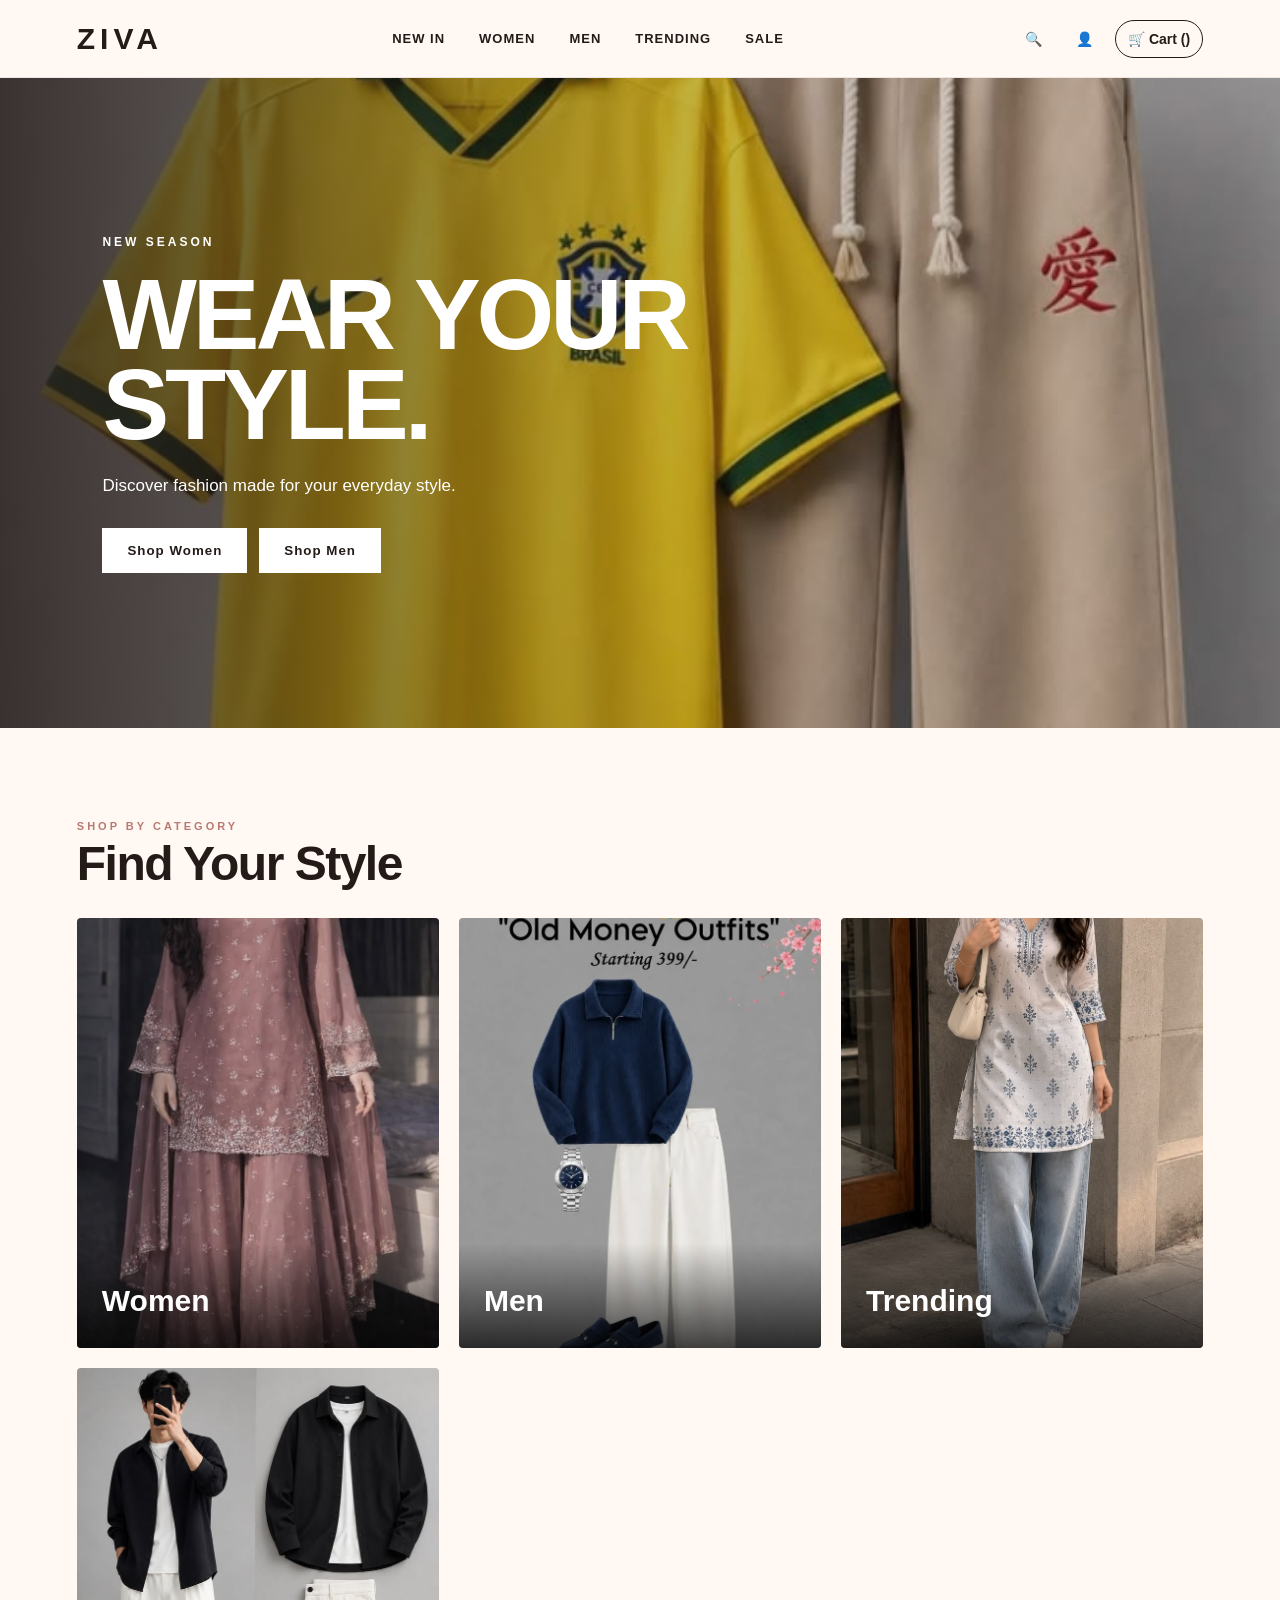
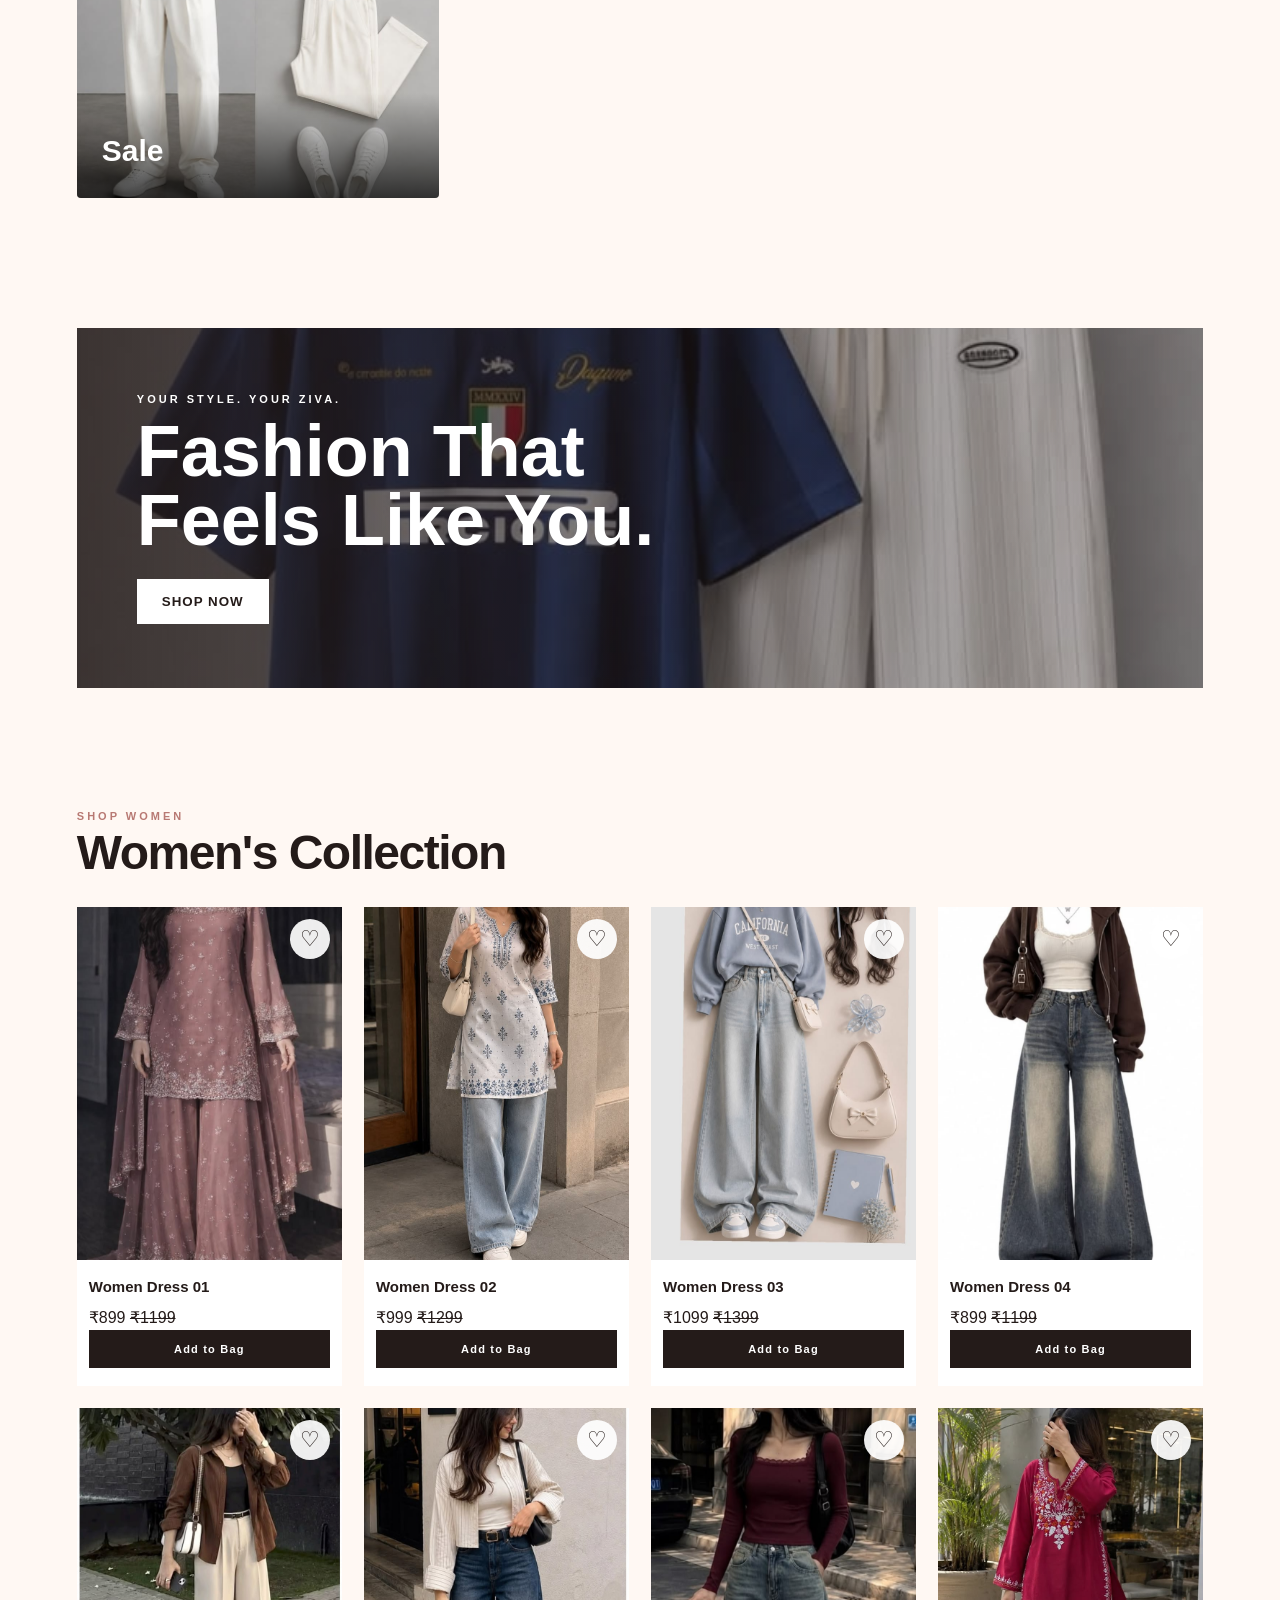
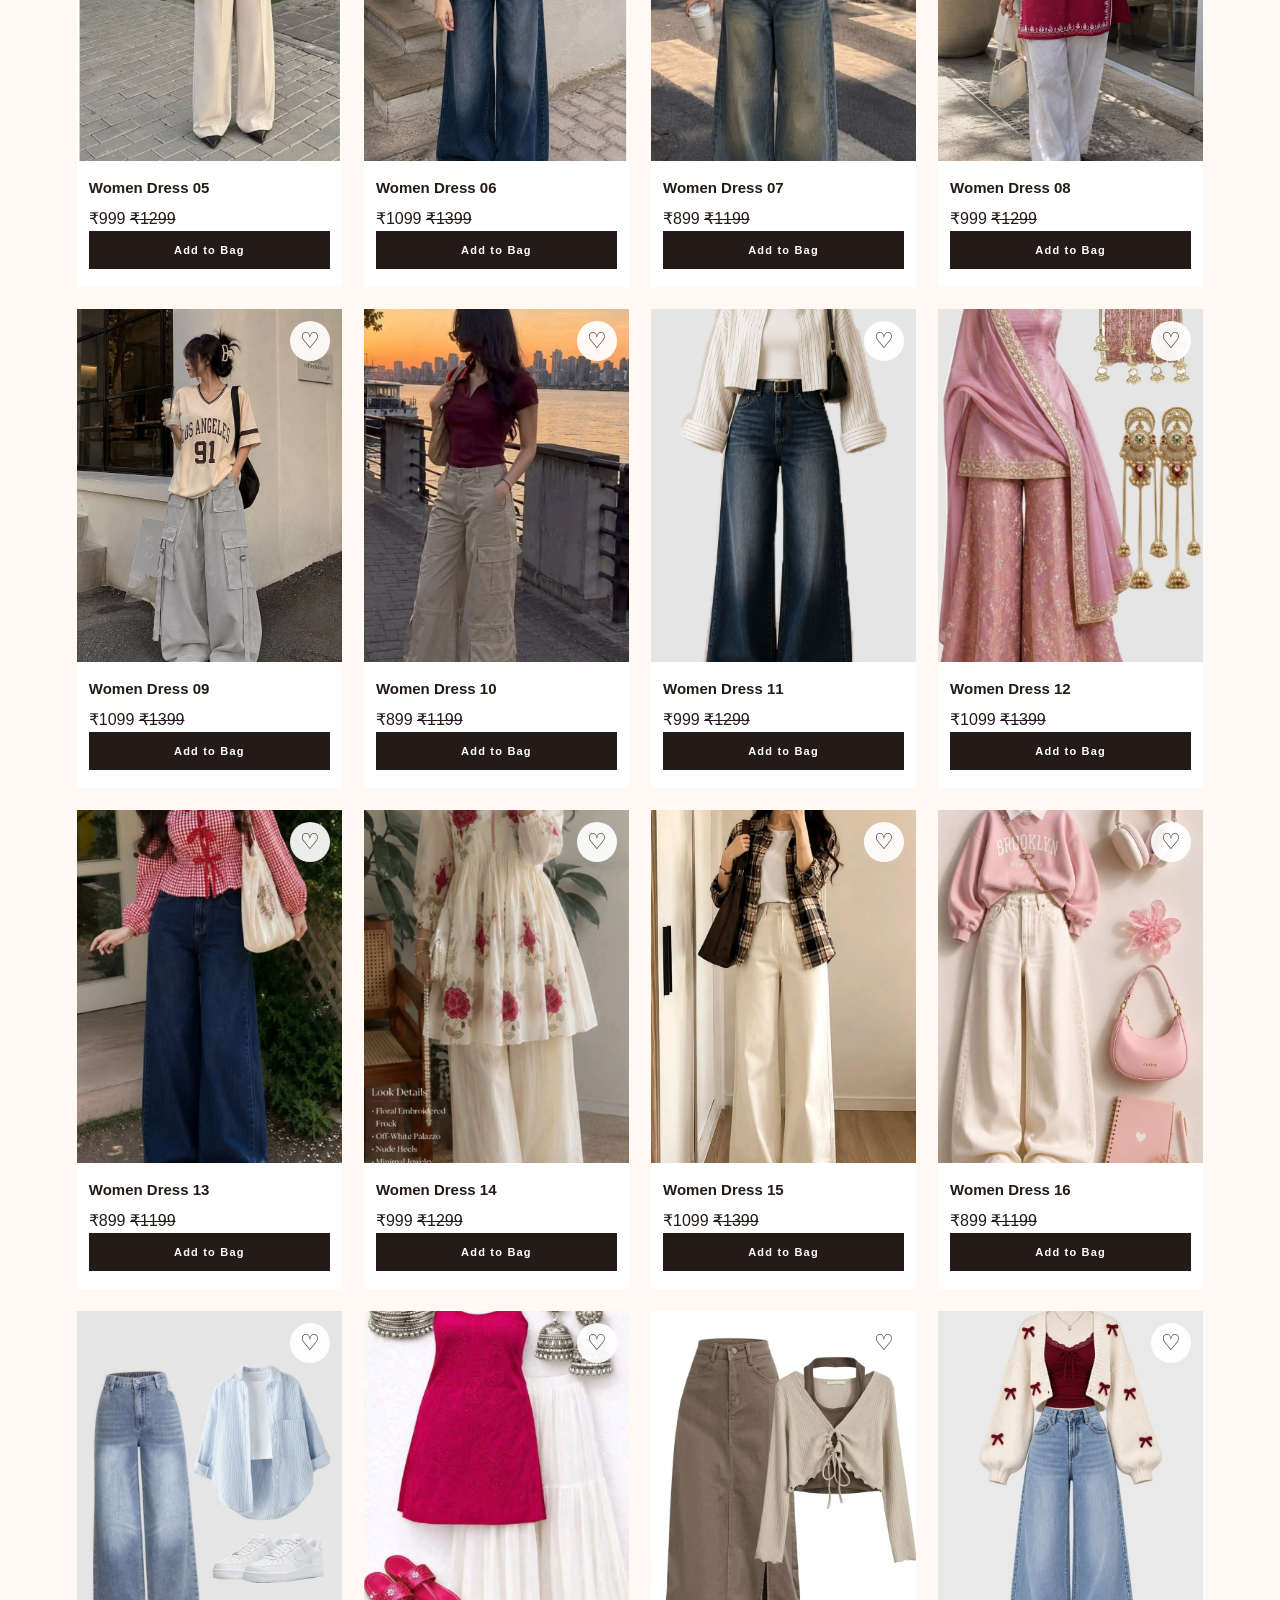
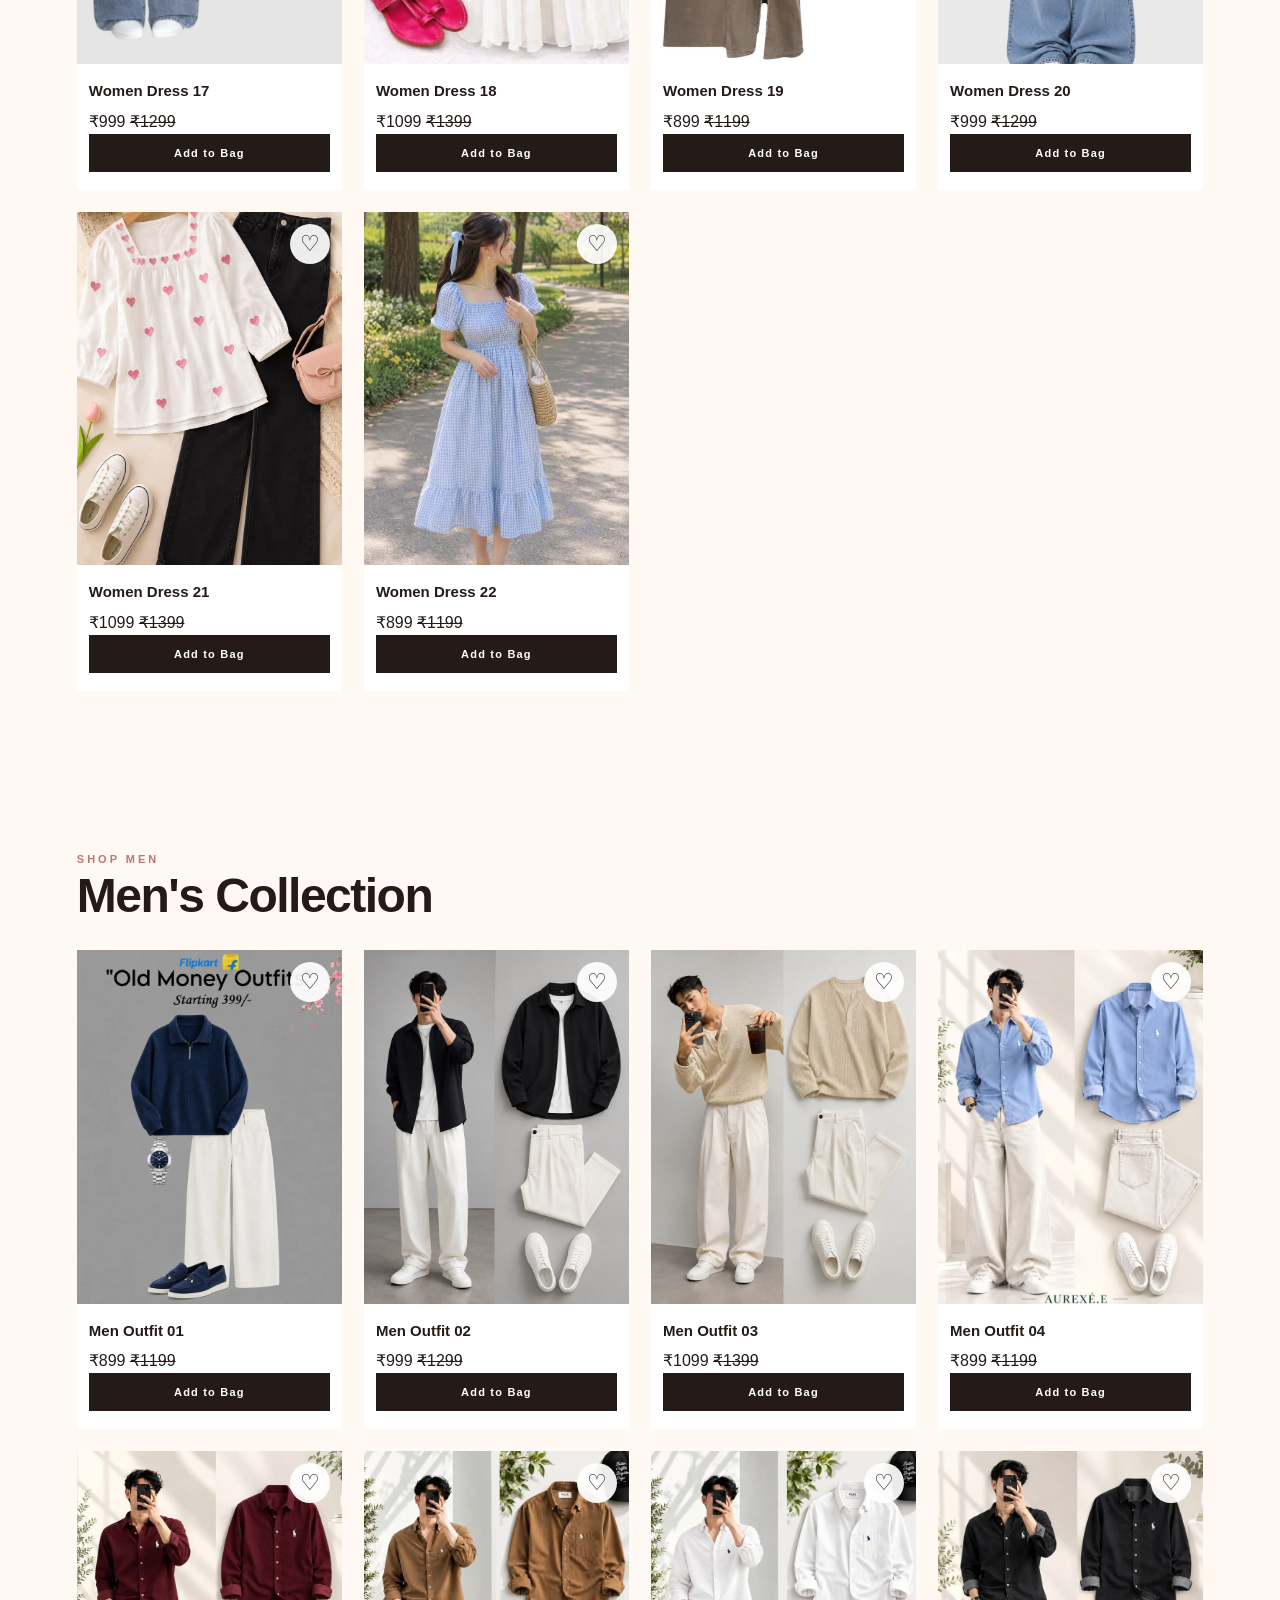
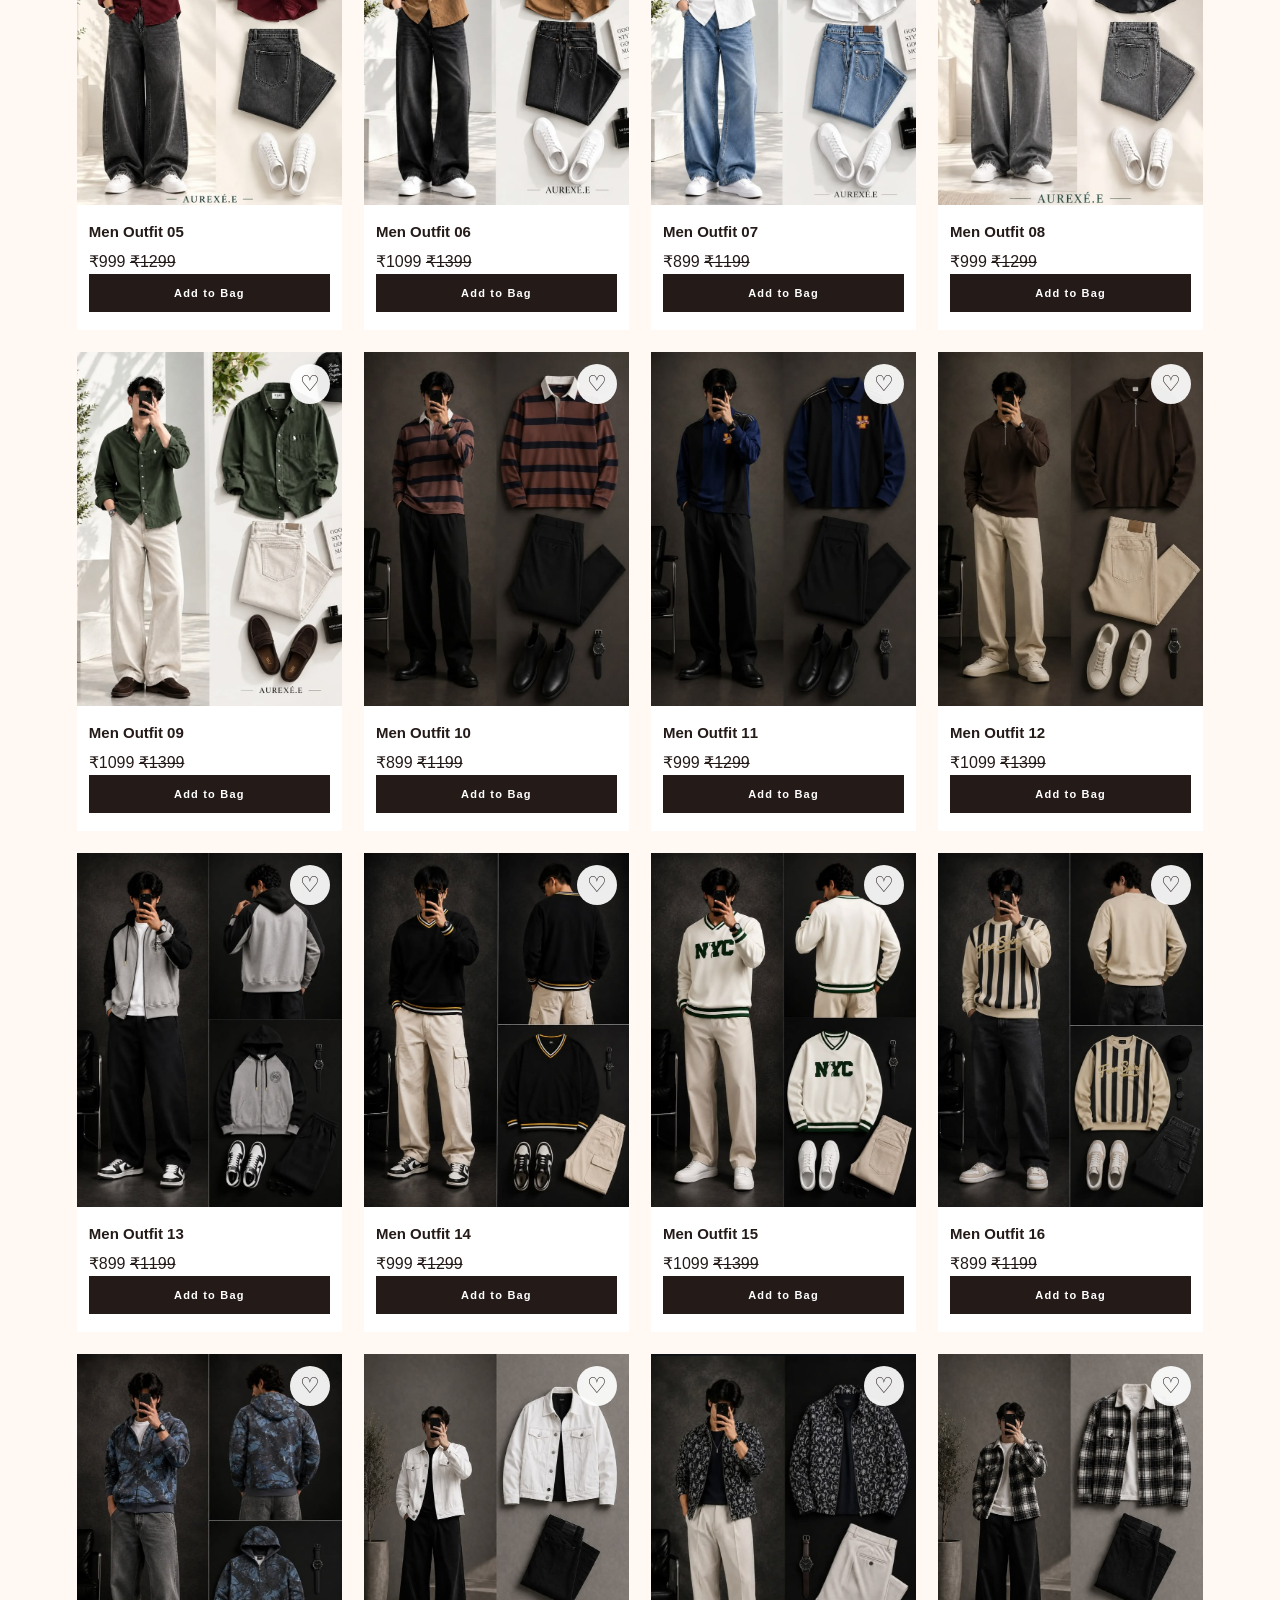
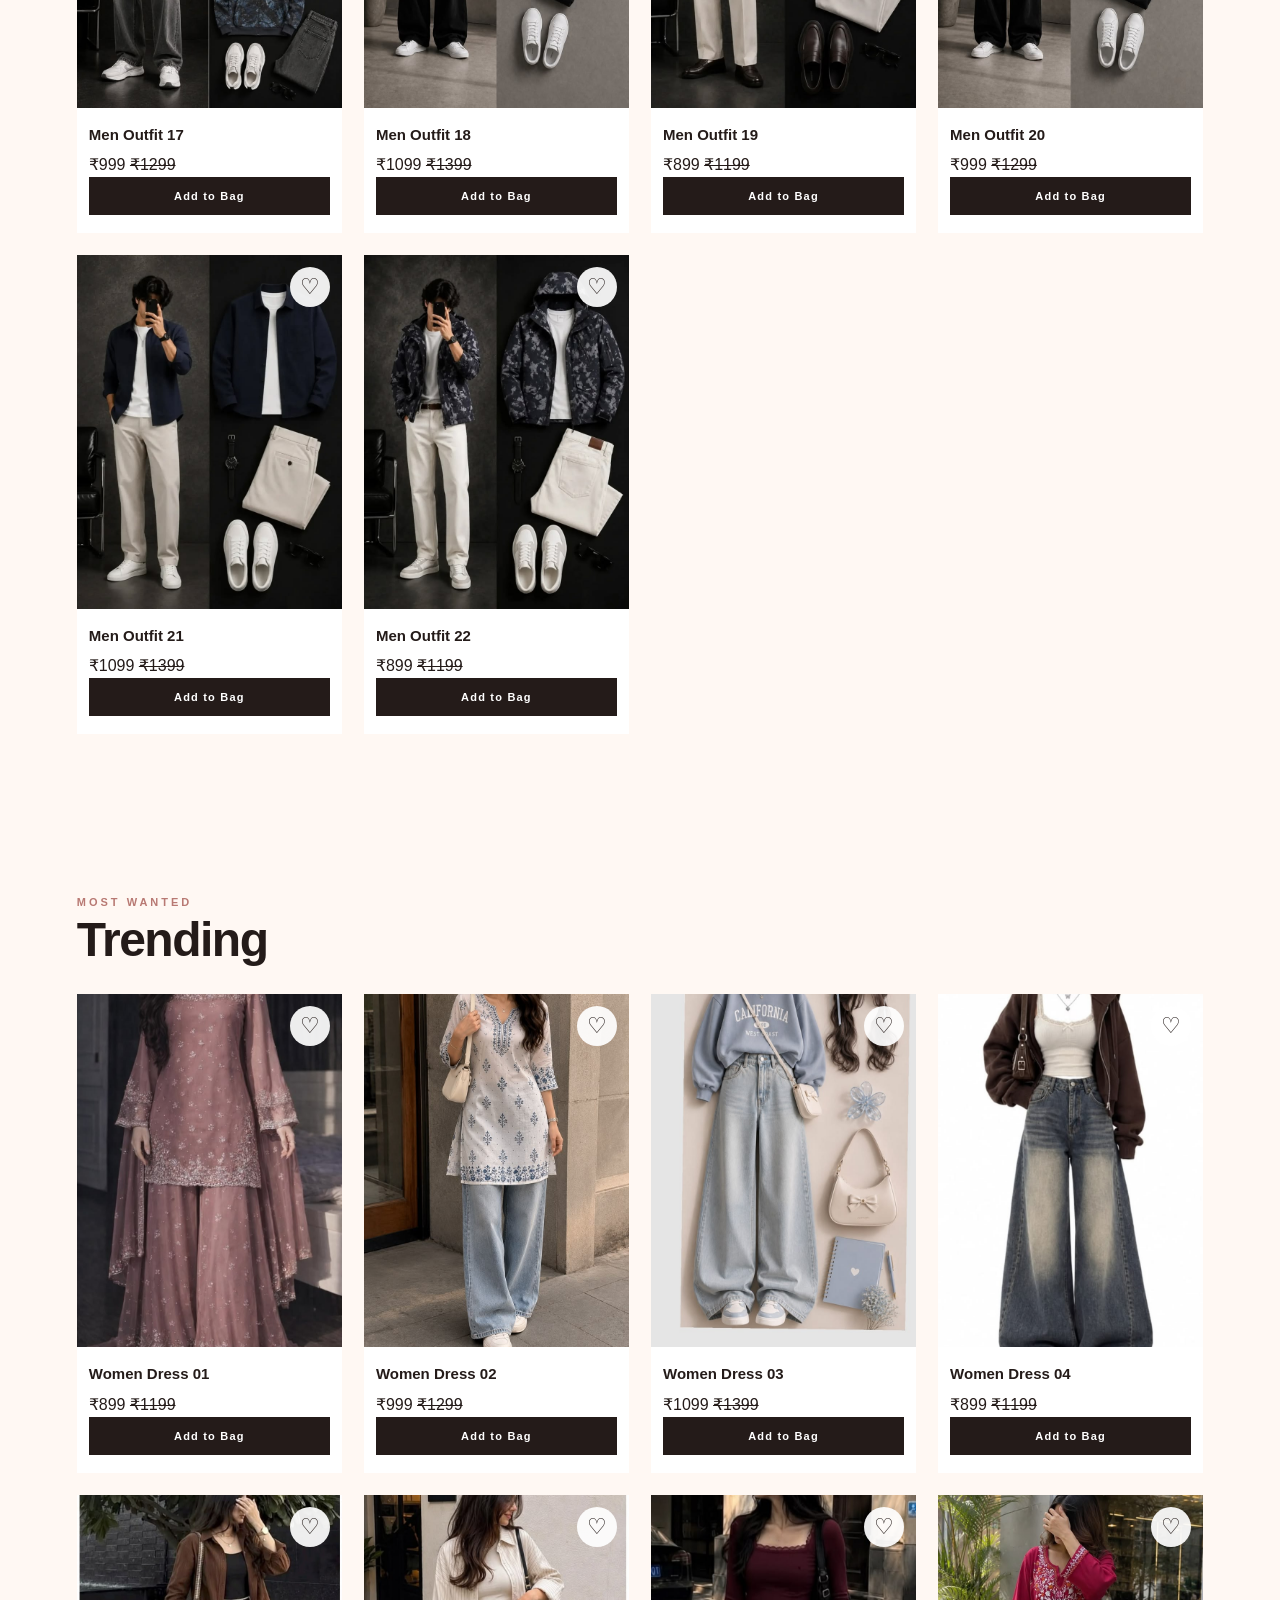
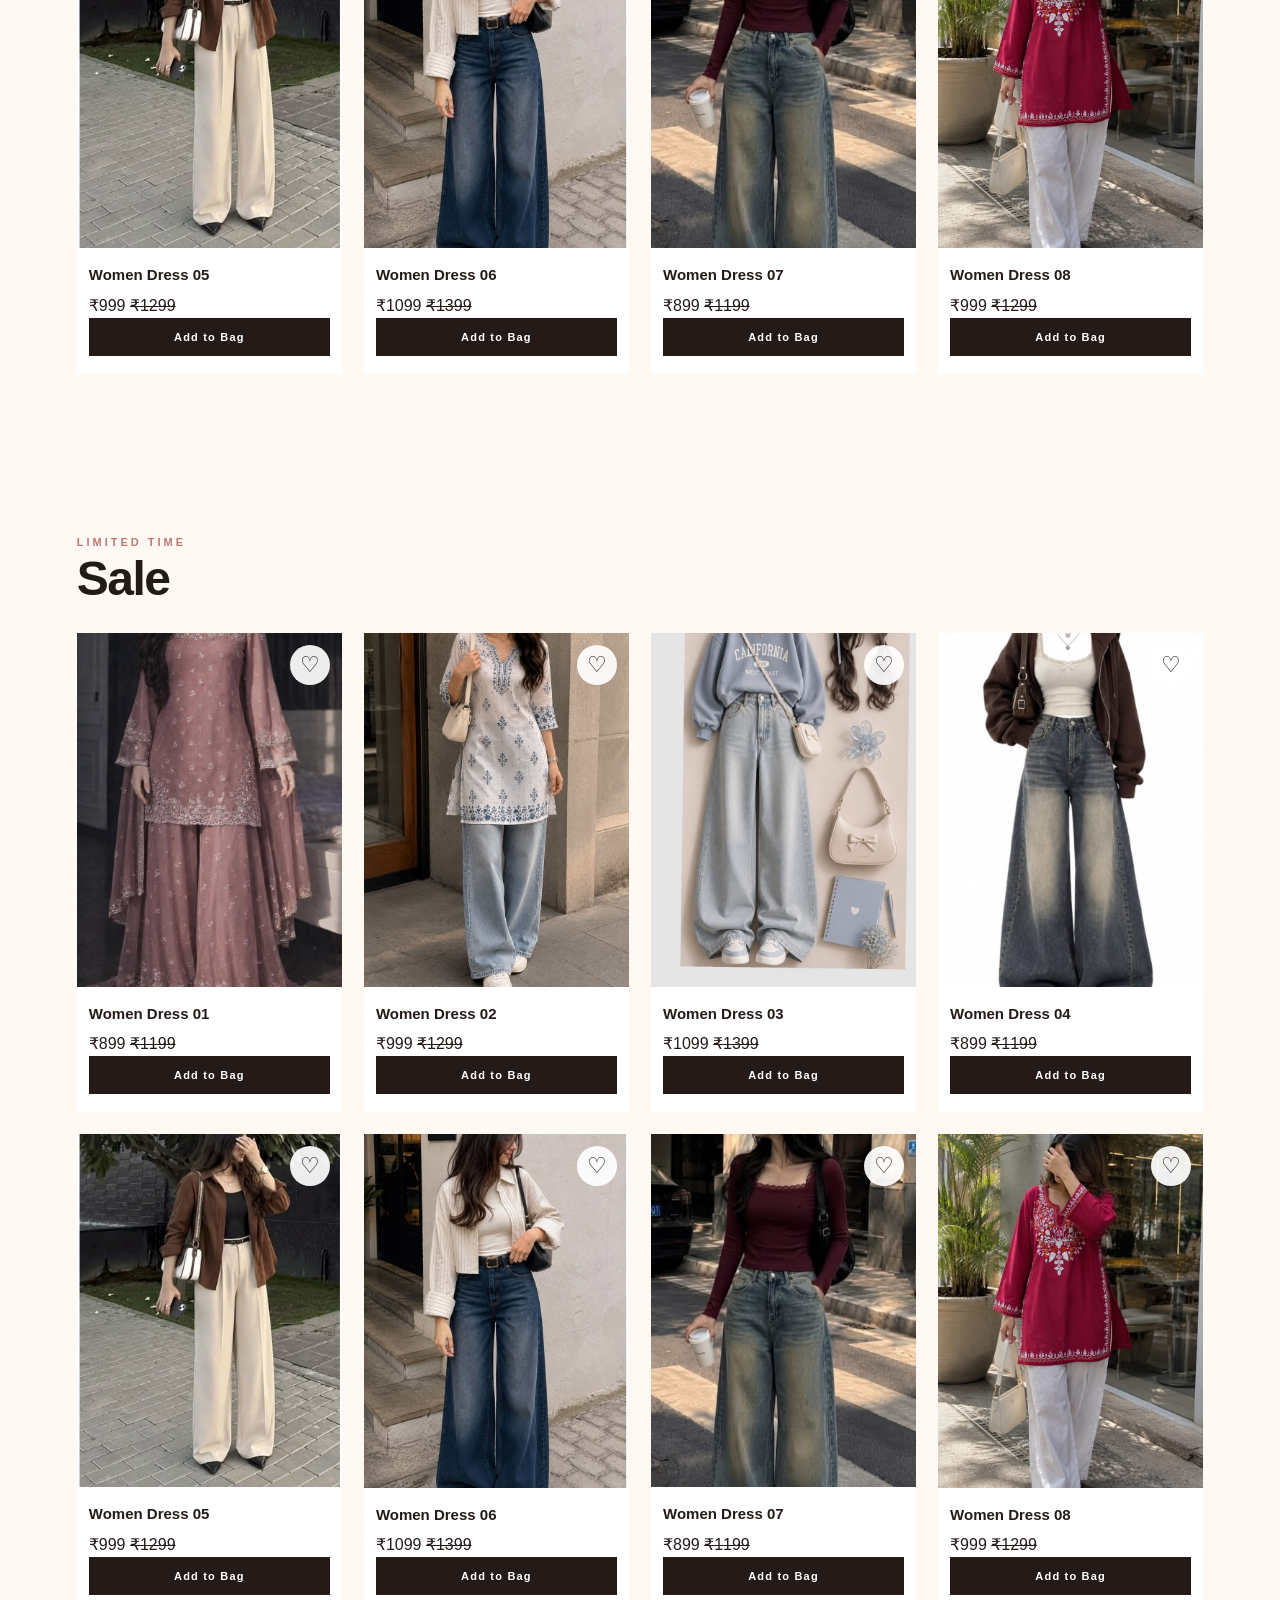
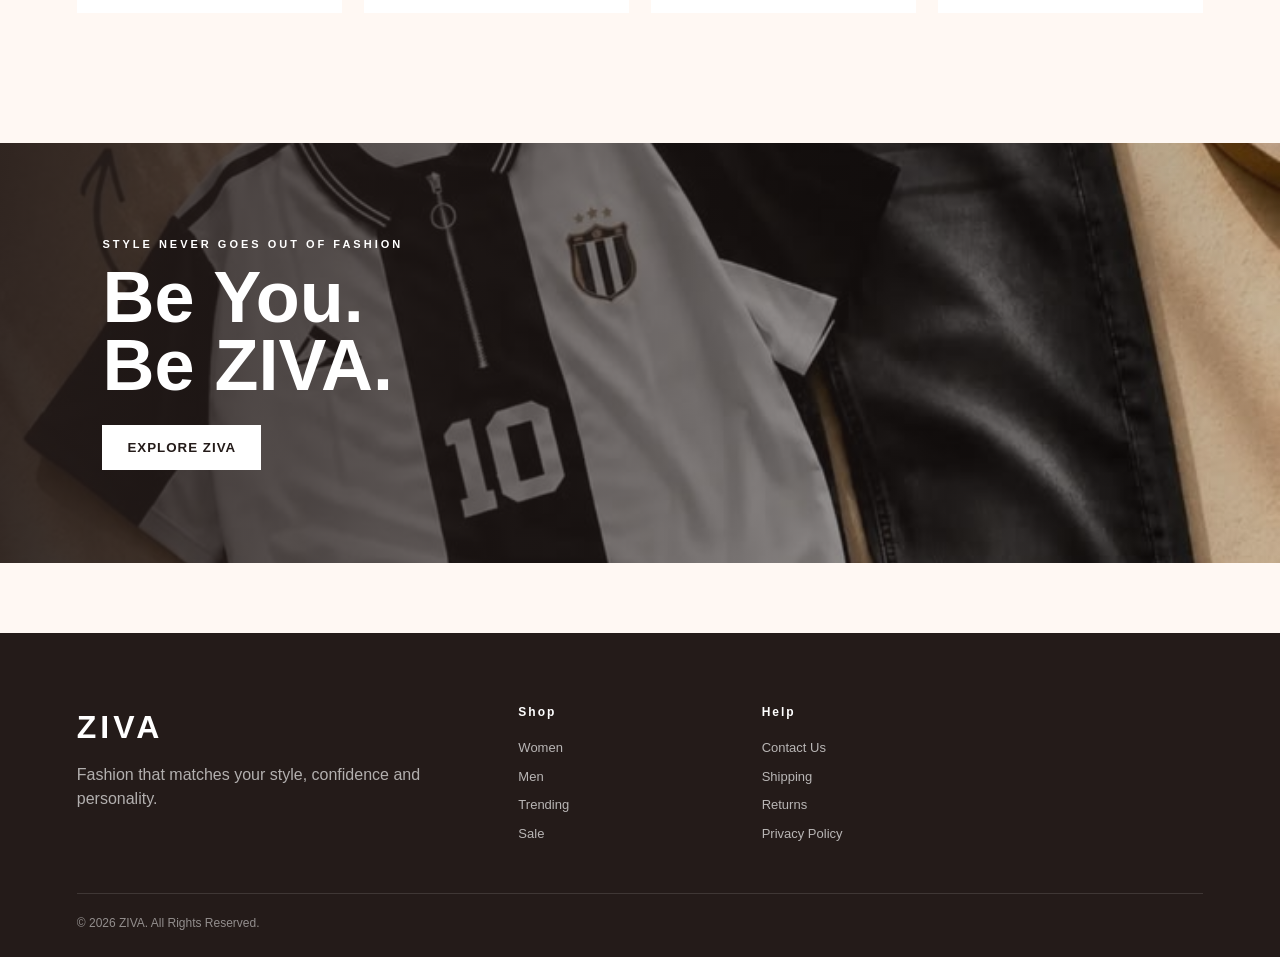
<file: index.html>
<!DOCTYPE html>
<html lang="en">
<head>
    <meta charset="UTF-8">
    <meta name="viewport" content="width=device-width, initial-scale=1.0">

    <title>ZIVA | Fashion Store</title>

    <link rel="stylesheet" href="style.css">
</head>

<body>

<!-- =========================================================
     MOBILE TOP
========================================================= -->

<div class="ziva-mobile-top">

    <div class="ziva-mobile-brand">
        <a href="index.html">ZIVA</a>
    </div>

    <div class="ziva-mobile-actions">

        <button class="icon-btn" onclick="openSearch()" aria-label="Search">
            🔍
        </button>

        <button class="icon-btn" onclick="openAccount()" aria-label="Account">
            👤
        </button>

        <button class="icon-btn" onclick="openCart()" aria-label="Cart">
            🛒
        </button>

    </div>

</div>


<!-- =========================================================
     MOBILE SEARCH
========================================================= -->

<div class="ziva-mobile-search">

    <input
        type="text"
        id="mobileSearchInput"
        placeholder="Search fashion..."
        oninput="searchProducts(this.value)"
    >

    <button onclick="searchProducts(document.getElementById('mobileSearchInput').value)">
        🔍
    </button>

</div>


<!-- =========================================================
     DELIVERY BAR
========================================================= -->

<div class="ziva-delivery-bar">
    🚚 Free Delivery on Selected Orders
</div>


<!-- =========================================================
     DESKTOP HEADER
========================================================= -->

<header class="header">

    <div class="logo">
        <a href="index.html">ZIVA</a>
    </div>

    <nav class="nav">

        <a href="#new-in">New In</a>
        <a href="#womens-section">Women</a>
        <a href="#mens-section">Men</a>
        <a href="#trending-section">Trending</a>
        <a href="#sale-section">Sale</a>

    </nav>

    <div class="header-actions">

        <button class="icon-btn" onclick="openSearch()" aria-label="Search">
            🔍
        </button>

        <button class="icon-btn" onclick="openAccount()" aria-label="Account">
            👤
        </button>

        <button class="cart-btn" onclick="openCart()">
            🛒 Cart (<span id="cartCount">0</span>)
        </button>

    </div>

</header>


<!-- =========================================================
     MOBILE CATEGORIES
========================================================= -->

<div class="ziva-mobile-categories">

    <a href="#womens-section" class="mobile-category-icon">
        <span>👗</span>
        <small>Women</small>
    </a>

    <a href="#mens-section" class="mobile-category-icon">
        <span>👔</span>
        <small>Men</small>
    </a>

    <a href="#trending-section" class="mobile-category-icon">
        <span>🔥</span>
        <small>Trending</small>
    </a>

    <a href="#sale-section" class="mobile-category-icon">
        <span>🏷️</span>
        <small>Sale</small>
    </a>

</div>


<!-- =========================================================
     HERO
========================================================= -->

<section class="hero" id="new-in">

    <div class="hero-content">

        <p class="hero-small">
            NEW SEASON
        </p>

        <h1>
            WEAR YOUR STYLE.
        </h1>

        <p>
            Discover fashion made for your everyday style.
        </p>

        <div class="hero-buttons">

            <button onclick="document.getElementById('womens-section').scrollIntoView({behavior:'smooth'})">
                Shop Women
            </button>

            <button onclick="document.getElementById('mens-section').scrollIntoView({behavior:'smooth'})">
                Shop Men
            </button>

        </div>

    </div>

</section>


<!-- =========================================================
     MOBILE QUICK ACTIONS
========================================================= -->

<div class="ziva-mobile-quick">

    <a href="#womens-section">
        <span>👗</span>
        Women
    </a>

    <a href="#mens-section">
        <span>👔</span>
        Men
    </a>

    <a href="#trending-section">
        <span>🔥</span>
        Trending
    </a>

</div>


<!-- =========================================================
     CATEGORIES
========================================================= -->

<section class="categories-section">

    <div class="section-heading">

        <div>
            <p>SHOP BY CATEGORY</p>
            <h2>Find Your Style</h2>
        </div>

        <a href="#womens-section" class="mobile-section-link">
            View All
        </a>

    </div>


    <div class="category-grid">

        <a href="#womens-section" class="category-card">

            <img src="images/women-dress1.jpg.jpeg" alt="Women Fashion">

            <div class="category-overlay">
                <h3>Women</h3>
            </div>

        </a>


        <a href="#mens-section" class="category-card">

            <img src="images/dress1.jpg.jpeg" alt="Men Fashion">

            <div class="category-overlay">
                <h3>Men</h3>
            </div>

        </a>


        <a href="#trending-section" class="category-card">

            <img src="images/women-dress2.jpg.jpeg" alt="Trending Fashion">

            <div class="category-overlay">
                <h3>Trending</h3>
            </div>

        </a>


        <a href="#sale-section" class="category-card">

            <img src="images/dress2.jpg.jpeg" alt="Sale Fashion">

            <div class="category-overlay">
                <h3>Sale</h3>
            </div>

        </a>

    </div>

</section>


<!-- =========================================================
     FASHION BANNER
========================================================= -->

<section class="ziva-fashion-banner">

    <div class="banner-content">

        <p>YOUR STYLE. YOUR ZIVA.</p>

        <h2>
            Fashion That<br>
            Feels Like You.
        </h2>

        <button onclick="document.getElementById('womens-section').scrollIntoView({behavior:'smooth'})">
            SHOP NOW
        </button>

    </div>

</section>


<!-- =========================================================
     WOMEN
========================================================= -->

<section class="products-section" id="womens-section">

    <div class="section-heading">

        <div>
            <p>SHOP WOMEN</p>
            <h2>Women's Collection</h2>
        </div>

        <a href="#womens-section" class="mobile-section-link">
            View All
        </a>

    </div>


    <div class="product-grid" id="womenProducts"></div>

</section>


<!-- =========================================================
     MEN
========================================================= -->

<section class="products-section" id="mens-section">

    <div class="section-heading">

        <div>
            <p>SHOP MEN</p>
            <h2>Men's Collection</h2>
        </div>

        <a href="#mens-section" class="mobile-section-link">
            View All
        </a>

    </div>


    <div class="product-grid" id="menProducts"></div>

</section>


<!-- =========================================================
     TRENDING
========================================================= -->

<section class="products-section" id="trending-section">

    <div class="section-heading">

        <div>
            <p>MOST WANTED</p>
            <h2>Trending</h2>
        </div>

        <a href="#trending-section" class="mobile-section-link">
            View All
        </a>

    </div>


    <div class="product-grid" id="trendingProducts"></div>

</section>


<!-- =========================================================
     SALE
========================================================= -->

<section class="products-section" id="sale-section">

    <div class="section-heading">

        <div>
            <p>LIMITED TIME</p>
            <h2>Sale</h2>
        </div>

        <a href="#sale-section" class="mobile-section-link">
            View All
        </a>

    </div>


    <div class="product-grid" id="saleProducts"></div>

</section>


<!-- =========================================================
     FINAL BANNER
========================================================= -->

<section class="banner-section">

    <div class="banner-content">

        <p>STYLE NEVER GOES OUT OF FASHION</p>

        <h2>
            Be You.<br>
            Be ZIVA.
        </h2>

        <button onclick="window.scrollTo({top:0, behavior:'smooth'})">
            EXPLORE ZIVA
        </button>

    </div>

</section>


<!-- =========================================================
     FOOTER
========================================================= -->

<footer class="footer">

    <div class="footer-grid">

        <div class="footer-brand">

            <h2>ZIVA</h2>

            <p>
                Fashion that matches your style,
                confidence and personality.
            </p>

        </div>


        <div class="footer-links">

            <h3>Shop</h3>

            <a href="#womens-section">Women</a>
            <a href="#mens-section">Men</a>
            <a href="#trending-section">Trending</a>
            <a href="#sale-section">Sale</a>

        </div>


        <div class="footer-links">

            <h3>Help</h3>

            <a href="#">Contact Us</a>
            <a href="#">Shipping</a>
            <a href="#">Returns</a>
            <a href="#">Privacy Policy</a>

        </div>

    </div>


    <div class="footer-bottom">
        © 2026 ZIVA. All Rights Reserved.
    </div>

</footer>


<!-- =========================================================
     MOBILE BOTTOM NAV
========================================================= -->

<nav class="ziva-bottom-nav">

    <a href="index.html" class="ziva-bottom-item">

        <span class="bottom-icon">⌂</span>
        <small>Home</small>

    </a>


    <a href="#womens-section" class="ziva-bottom-item">

        <span class="bottom-icon">👗</span>
        <small>Women</small>

    </a>


    <a href="#mens-section" class="ziva-bottom-item">

        <span class="bottom-icon">👔</span>
        <small>Men</small>

    </a>


    <a href="#trending-section" class="ziva-bottom-item">

        <span class="bottom-icon">🔥</span>
        <small>Trending</small>

    </a>


    <button class="ziva-bottom-item cart-bottom-item" onclick="openCart()">

        <span class="bottom-icon">
            🛒
            <b id="mobileCartCount">0</b>
        </span>

        <small>Cart</small>

    </button>

</nav>


<!-- =========================================================
     PRODUCT DATABASE
========================================================= -->

<script>

window.zivaProducts = [

    /* =========================
       WOMEN
    ========================= */

    {
        id: "women-1",
        name: "Women Dress 01",
        category: "Women",
        price: 899,
        oldPrice: 1199,
        image: "images/women-dress1.jpg.jpeg"
    },

    {
        id: "women-2",
        name: "Women Dress 02",
        category: "Women",
        price: 999,
        oldPrice: 1299,
        image: "images/women-dress2.jpg.jpeg"
    },

    {
        id: "women-3",
        name: "Women Dress 03",
        category: "Women",
        price: 1099,
        oldPrice: 1399,
        image: "images/women-dress3.jpg.jpeg"
    },

    {
        id: "women-4",
        name: "Women Dress 04",
        category: "Women",
        price: 899,
        oldPrice: 1199,
        image: "images/women-dress4.jpg.jpeg"
    },

    {
        id: "women-5",
        name: "Women Dress 05",
        category: "Women",
        price: 999,
        oldPrice: 1299,
        image: "images/women-dress5.jpg.jpeg"
    },

    {
        id: "women-6",
        name: "Women Dress 06",
        category: "Women",
        price: 1099,
        oldPrice: 1399,
        image: "images/women-dress6.jpg.jpeg"
    },

    {
        id: "women-7",
        name: "Women Dress 07",
        category: "Women",
        price: 899,
        oldPrice: 1199,
        image: "images/women-dress7.jpg.jpeg"
    },

    {
        id: "women-8",
        name: "Women Dress 08",
        category: "Women",
        price: 999,
        oldPrice: 1299,
        image: "images/women-dress8.jpg.jpeg"
    },

    {
        id: "women-9",
        name: "Women Dress 09",
        category: "Women",
        price: 1099,
        oldPrice: 1399,
        image: "images/women-dress9.jpg.jpeg"
    },

    {
        id: "women-10",
        name: "Women Dress 10",
        category: "Women",
        price: 899,
        oldPrice: 1199,
        image: "images/women-dress10.jpg.jpeg"
    },

    {
        id: "women-11",
        name: "Women Dress 11",
        category: "Women",
        price: 999,
        oldPrice: 1299,
        image: "images/women-dress11.jpg.jpeg"
    },

    {
        id: "women-12",
        name: "Women Dress 12",
        category: "Women",
        price: 1099,
        oldPrice: 1399,
        image: "images/women-dress12.jpg.jpeg"
    },

    {
        id: "women-13",
        name: "Women Dress 13",
        category: "Women",
        price: 899,
        oldPrice: 1199,
        image: "images/women-dress13.jpg.jpeg"
    },

    {
        id: "women-14",
        name: "Women Dress 14",
        category: "Women",
        price: 999,
        oldPrice: 1299,
        image: "images/women-dress14.jpg.jpeg"
    },

    {
        id: "women-15",
        name: "Women Dress 15",
        category: "Women",
        price: 1099,
        oldPrice: 1399,
        image: "images/women-dress15.jpg.jpeg"
    },

    {
        id: "women-16",
        name: "Women Dress 16",
        category: "Women",
        price: 899,
        oldPrice: 1199,
        image: "images/women-dress16.jpg.jpeg"
    },

    {
        id: "women-17",
        name: "Women Dress 17",
        category: "Women",
        price: 999,
        oldPrice: 1299,
        image: "images/women-dress17.jpg.jpeg"
    },

    {
        id: "women-18",
        name: "Women Dress 18",
        category: "Women",
        price: 1099,
        oldPrice: 1399,
        image: "images/women-dress18.jpg.jpeg"
    },

    {
        id: "women-19",
        name: "Women Dress 19",
        category: "Women",
        price: 899,
        oldPrice: 1199,
        image: "images/women-dress19.jpg.jpeg"
    },

    {
        id: "women-20",
        name: "Women Dress 20",
        category: "Women",
        price: 999,
        oldPrice: 1299,
        image: "images/women-dress20.jpg.jpeg"
    },

    {
        id: "women-21",
        name: "Women Dress 21",
        category: "Women",
        price: 1099,
        oldPrice: 1399,
        image: "images/women-dress21.jpg.jpeg"
    },

    {
        id: "women-22",
        name: "Women Dress 22",
        category: "Women",
        price: 899,
        oldPrice: 1199,
        image: "images/women-dress22.jpg.jpeg"
    },


    /* =========================
       MEN
    ========================= */

    {
        id: "men-1",
        name: "Men Outfit 01",
        category: "Men",
        price: 899,
        oldPrice: 1199,
        image: "images/dress1.jpg.jpeg"
    },

    {
        id: "men-2",
        name: "Men Outfit 02",
        category: "Men",
        price: 999,
        oldPrice: 1299,
        image: "images/dress2.jpg.jpeg"
    },

    {
        id: "men-3",
        name: "Men Outfit 03",
        category: "Men",
        price: 1099,
        oldPrice: 1399,
        image: "images/dress3.jpg.jpeg"
    },

    {
        id: "men-4",
        name: "Men Outfit 04",
        category: "Men",
        price: 899,
        oldPrice: 1199,
        image: "images/dress4.jpg.jpeg"
    },

    {
        id: "men-5",
        name: "Men Outfit 05",
        category: "Men",
        price: 999,
        oldPrice: 1299,
        image: "images/dress5.jpg.jpeg"
    },

    {
        id: "men-6",
        name: "Men Outfit 06",
        category: "Men",
        price: 1099,
        oldPrice: 1399,
        image: "images/dress6.jpg.jpeg"
    },

    {
        id: "men-7",
        name: "Men Outfit 07",
        category: "Men",
        price: 899,
        oldPrice: 1199,
        image: "images/dress7.jpg.jpeg"
    },

    {
        id: "men-8",
        name: "Men Outfit 08",
        category: "Men",
        price: 999,
        oldPrice: 1299,
        image: "images/dress8.jpg.jpeg"
    },

    {
        id: "men-9",
        name: "Men Outfit 09",
        category: "Men",
        price: 1099,
        oldPrice: 1399,
        image: "images/dress9.jpg.jpeg"
    },

    {
        id: "men-10",
        name: "Men Outfit 10",
        category: "Men",
        price: 899,
        oldPrice: 1199,
        image: "images/dress10.jpg.jpeg"
    },

    {
        id: "men-11",
        name: "Men Outfit 11",
        category: "Men",
        price: 999,
        oldPrice: 1299,
        image: "images/dress11.jpg.jpeg"
    },

    {
        id: "men-12",
        name: "Men Outfit 12",
        category: "Men",
        price: 1099,
        oldPrice: 1399,
        image: "images/dress12.jpg.jpeg"
    },

    {
        id: "men-13",
        name: "Men Outfit 13",
        category: "Men",
        price: 899,
        oldPrice: 1199,
        image: "images/dress13.jpg.jpeg"
    },

    {
        id: "men-14",
        name: "Men Outfit 14",
        category: "Men",
        price: 999,
        oldPrice: 1299,
        image: "images/dress14.jpg.jpeg"
    },

    {
        id: "men-15",
        name: "Men Outfit 15",
        category: "Men",
        price: 1099,
        oldPrice: 1399,
        image: "images/dress15.jpg.jpeg"
    },

    {
        id: "men-16",
        name: "Men Outfit 16",
        category: "Men",
        price: 899,
        oldPrice: 1199,
        image: "images/dress16.jpg.jpeg"
    },

    {
        id: "men-17",
        name: "Men Outfit 17",
        category: "Men",
        price: 999,
        oldPrice: 1299,
        image: "images/dress17.jpg.jpeg"
    },

    {
        id: "men-18",
        name: "Men Outfit 18",
        category: "Men",
        price: 1099,
        oldPrice: 1399,
        image: "images/dress18.jpg.jpeg"
    },

    {
        id: "men-19",
        name: "Men Outfit 19",
        category: "Men",
        price: 899,
        oldPrice: 1199,
        image: "images/dress19.jpg.jpeg"
    },

    {
        id: "men-20",
        name: "Men Outfit 20",
        category: "Men",
        price: 999,
        oldPrice: 1299,
        image: "images/dress20.jpg.jpeg"
    },

    {
        id: "men-21",
        name: "Men Outfit 21",
        category: "Men",
        price: 1099,
        oldPrice: 1399,
        image: "images/dress21.jpg.jpeg"
    },

    {
        id: "men-22",
        name: "Men Outfit 22",
        category: "Men",
        price: 899,
        oldPrice: 1199,
        image: "images/dress22.jpg.jpeg"
    }

];


/* =========================================================
   PRODUCT CARD
========================================================= */

function getZivaProduct(id) {

    return window.zivaProducts.find(function(product) {
        return product.id === id;
    });

}


function zivaOpenProduct(id) {

    const product = getZivaProduct(id);

    if (product && typeof openProduct === "function") {
        openProduct(product);
    }

}


function zivaAddToCart(id) {

    const product = getZivaProduct(id);

    if (product && typeof addToCart === "function") {
        addToCart(product);
    }

}


function zivaToggleWishlist(id) {

    const product = getZivaProduct(id);

    if (product && typeof toggleWishlist === "function") {
        toggleWishlist(product);
    }

}


function createProductCard(product) {

    return `
        <article class="product-card">

            <div
                class="product-image"
                onclick="zivaOpenProduct('${product.id}')"
                style="cursor:pointer;"
            >

                <img
                    src="${product.image}"
                    alt="${product.name}"
                    loading="lazy"
                    onerror="this.style.display='none';"
                >

                <button
                    class="heart"
                    type="button"
                    data-wishlist-id="${product.id}"
                    onclick="event.stopPropagation(); zivaToggleWishlist('${product.id}')"
                    aria-label="Add to wishlist"
                >
                    ♡
                </button>

            </div>


            <div class="product-info">

                <h3>
                    ${product.name}
                </h3>

                <p>
                    <span>₹${product.price}</span>

                    <del>
                        ₹${product.oldPrice}
                    </del>
                </p>

                <button
                    class="add-btn"
                    type="button"
                    onclick="zivaAddToCart('${product.id}')"
                >
                    Add to Bag
                </button>

            </div>

        </article>
    `;

}


/* =========================================================
   LOAD PRODUCTS
========================================================= */

function loadZivaProducts() {

    const womenGrid = document.getElementById("womenProducts");
    const menGrid = document.getElementById("menProducts");
    const trendingGrid = document.getElementById("trendingProducts");
    const saleGrid = document.getElementById("saleProducts");


    const womenProducts = window.zivaProducts.filter(function(product) {
        return product.category === "Women";
    });


    const menProducts = window.zivaProducts.filter(function(product) {
        return product.category === "Men";
    });


    if (womenGrid) {

        womenGrid.innerHTML = womenProducts
            .map(createProductCard)
            .join("");

    }


    if (menGrid) {

        menGrid.innerHTML = menProducts
            .map(createProductCard)
            .join("");

    }


    if (trendingGrid) {

        trendingGrid.innerHTML = window.zivaProducts
            .slice(0, 8)
            .map(createProductCard)
            .join("");

    }


    if (saleGrid) {

        saleGrid.innerHTML = window.zivaProducts
            .filter(function(product) {
                return product.oldPrice > product.price;
            })
            .slice(0, 8)
            .map(createProductCard)
            .join("");

    }

}


document.addEventListener("DOMContentLoaded", function() {

    loadZivaProducts();

});


</script>


<!-- =========================================================
     MAIN ZIVA SCRIPT
========================================================= -->

<script src="script.js"></script>

</body>
</html>
</file>
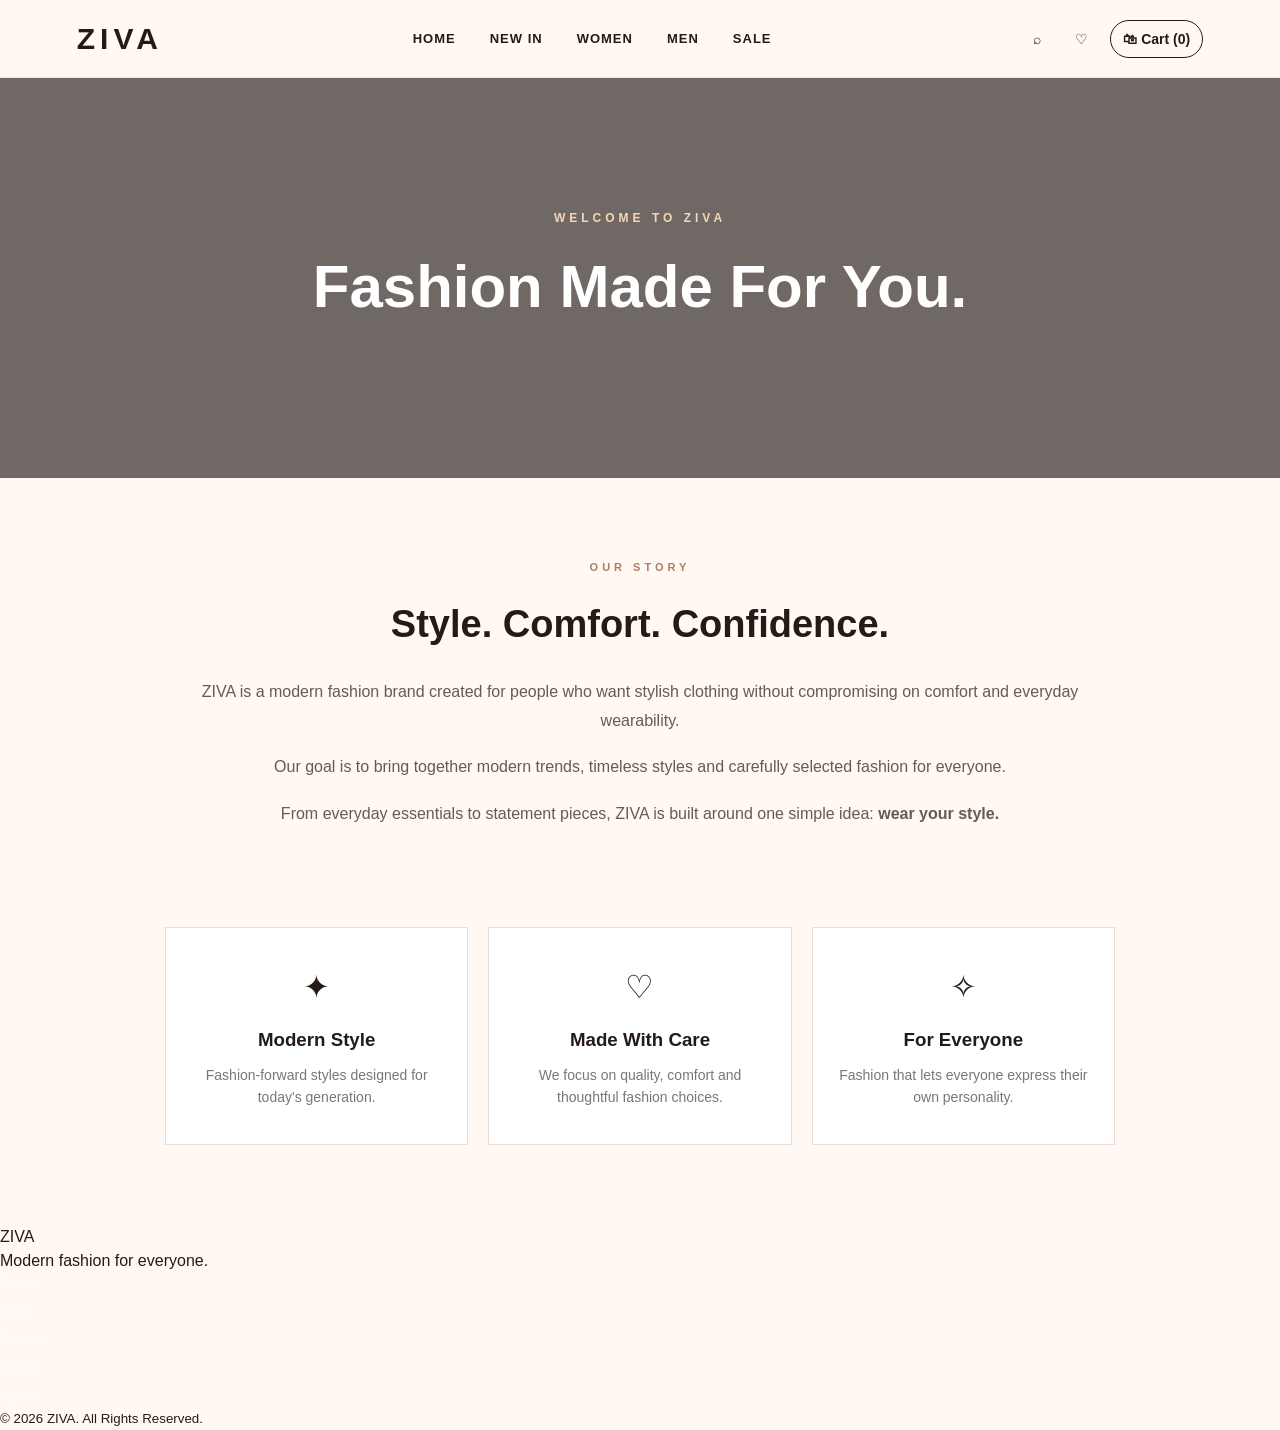
<file: about.html>
<!DOCTYPE html>
<html lang="en">
<head>
    <meta charset="UTF-8">
    <meta name="viewport" content="width=device-width, initial-scale=1.0">

    <title>ZIVA | About Us</title>

    <link rel="stylesheet" href="style.css">

    <style>
        .about-page {
            background: #fff8f3;
        }

        .about-hero {
            min-height: 400px;
            display: flex;
            align-items: center;
            justify-content: center;
            text-align: center;
            padding: 50px 20px;
            color: white;
            background:
                linear-gradient(rgba(36,27,25,.65), rgba(36,27,25,.65)),
                url("https://images.unsplash.com/photo-1445205170230-053b83016050?auto=format&fit=crop&w=1600&q=85");
            background-size: cover;
            background-position: center;
        }

        .about-hero p {
            color: #f4d6b8;
            letter-spacing: 4px;
            font-size: 12px;
            font-weight: bold;
        }

        .about-hero h1 {
            font-size: 60px;
            margin: 15px 0;
        }

        .about-content {
            max-width: 950px;
            margin: auto;
            padding: 80px 25px;
            text-align: center;
        }

        .about-content .small-title {
            color: #b17b68;
            letter-spacing: 4px;
            font-size: 11px;
            font-weight: bold;
        }

        .about-content h2 {
            font-size: 38px;
            color: #241b19;
            margin: 15px 0 25px;
        }

        .about-content p {
            color: #665a56;
            line-height: 1.8;
            font-size: 16px;
            margin-bottom: 18px;
        }

        .about-values {
            display: grid;
            grid-template-columns: repeat(3, 1fr);
            gap: 20px;
            max-width: 1000px;
            margin: 0 auto 80px;
            padding: 0 25px;
        }

        .value-card {
            background: white;
            padding: 35px 25px;
            text-align: center;
            border: 1px solid #eadbd3;
        }

        .value-card span {
            font-size: 32px;
        }

        .value-card h3 {
            color: #241b19;
            margin: 15px 0 10px;
        }

        .value-card p {
            color: #777;
            line-height: 1.6;
            font-size: 14px;
        }

        @media (max-width: 700px) {
            .about-hero h1 {
                font-size: 45px;
            }

            .about-values {
                grid-template-columns: 1fr;
            }

            .about-content h2 {
                font-size: 30px;
            }
        }
    </style>
</head>

<body>

<header class="header">

    <div class="logo">ZIVA</div>

    <nav class="nav">
        <a href="index.html">Home</a>
        <a href="index.html">New In</a>
        <a href="index.html">Women</a>
        <a href="index.html">Men</a>
        <a href="index.html">Sale</a>
    </nav>

    <div class="header-actions">
        <button class="icon-btn">⌕</button>
        <button class="icon-btn">♡</button>
        <button class="cart-btn" id="cartButton">🛍 Cart (0)</button>
    </div>

</header>


<main class="about-page">

    <section class="about-hero">

        <div>
            <p>WELCOME TO ZIVA</p>
            <h1>Fashion Made For You.</h1>
        </div>

    </section>


    <section class="about-content">

        <p class="small-title">OUR STORY</p>

        <h2>Style. Comfort. Confidence.</h2>

        <p>
            ZIVA is a modern fashion brand created for people
            who want stylish clothing without compromising on
            comfort and everyday wearability.
        </p>

        <p>
            Our goal is to bring together modern trends,
            timeless styles and carefully selected fashion
            for everyone.
        </p>

        <p>
            From everyday essentials to statement pieces,
            ZIVA is built around one simple idea:
            <strong>wear your style.</strong>
        </p>

    </section>


    <section class="about-values">

        <div class="value-card">
            <span>✦</span>
            <h3>Modern Style</h3>
            <p>
                Fashion-forward styles designed for
                today's generation.
            </p>
        </div>

        <div class="value-card">
            <span>♡</span>
            <h3>Made With Care</h3>
            <p>
                We focus on quality, comfort and
                thoughtful fashion choices.
            </p>
        </div>

        <div class="value-card">
            <span>✧</span>
            <h3>For Everyone</h3>
            <p>
                Fashion that lets everyone express
                their own personality.
            </p>
        </div>

    </section>

</main>


<footer>

    <div class="footer-logo">ZIVA</div>

    <p>Modern fashion for everyone.</p>

    <div class="footer-links">
        <a href="index.html">Home</a>
        <a href="about.html">About</a>
        <a href="#">Contact</a>
        <a href="#">Privacy</a>
        <a href="#">Terms</a>
    </div>

    <small>
        © 2026 ZIVA. All Rights Reserved.
    </small>

</footer>


<script src="script.js"></script>

</body>
</html>
</file>
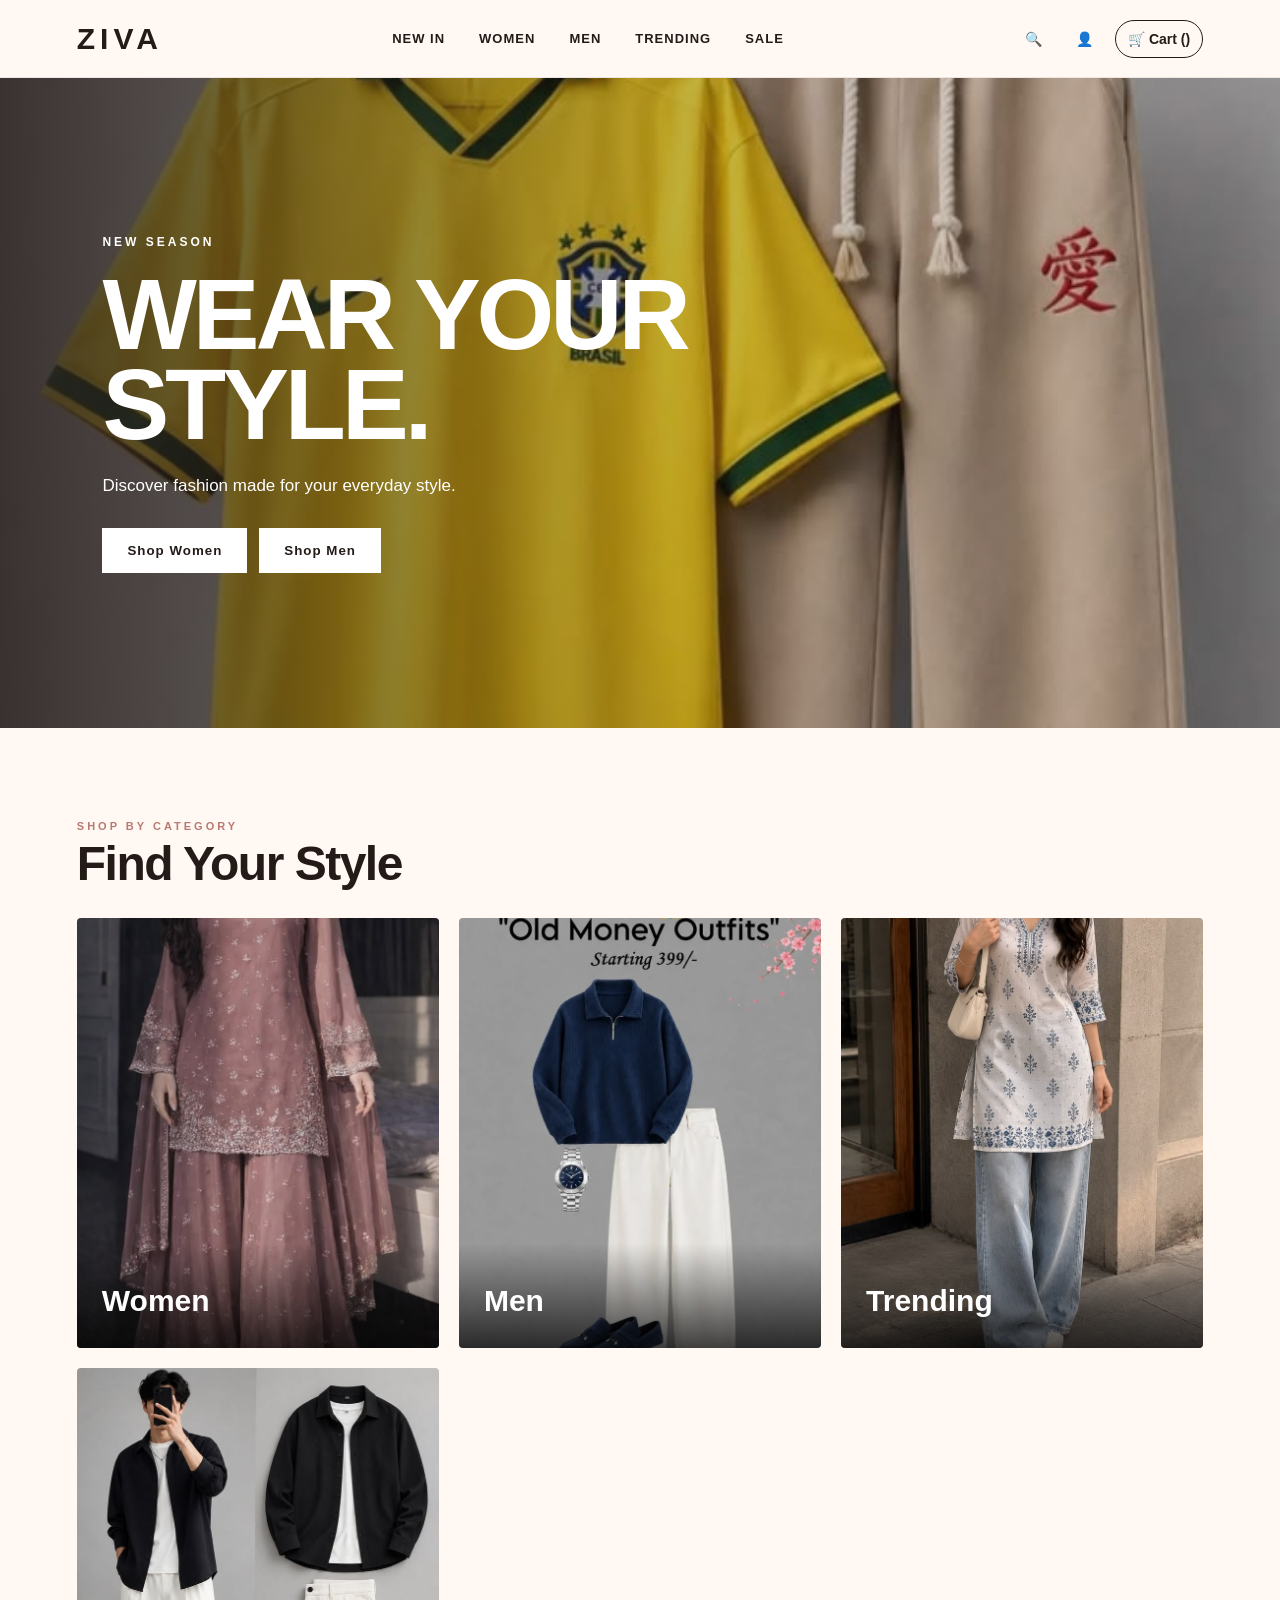
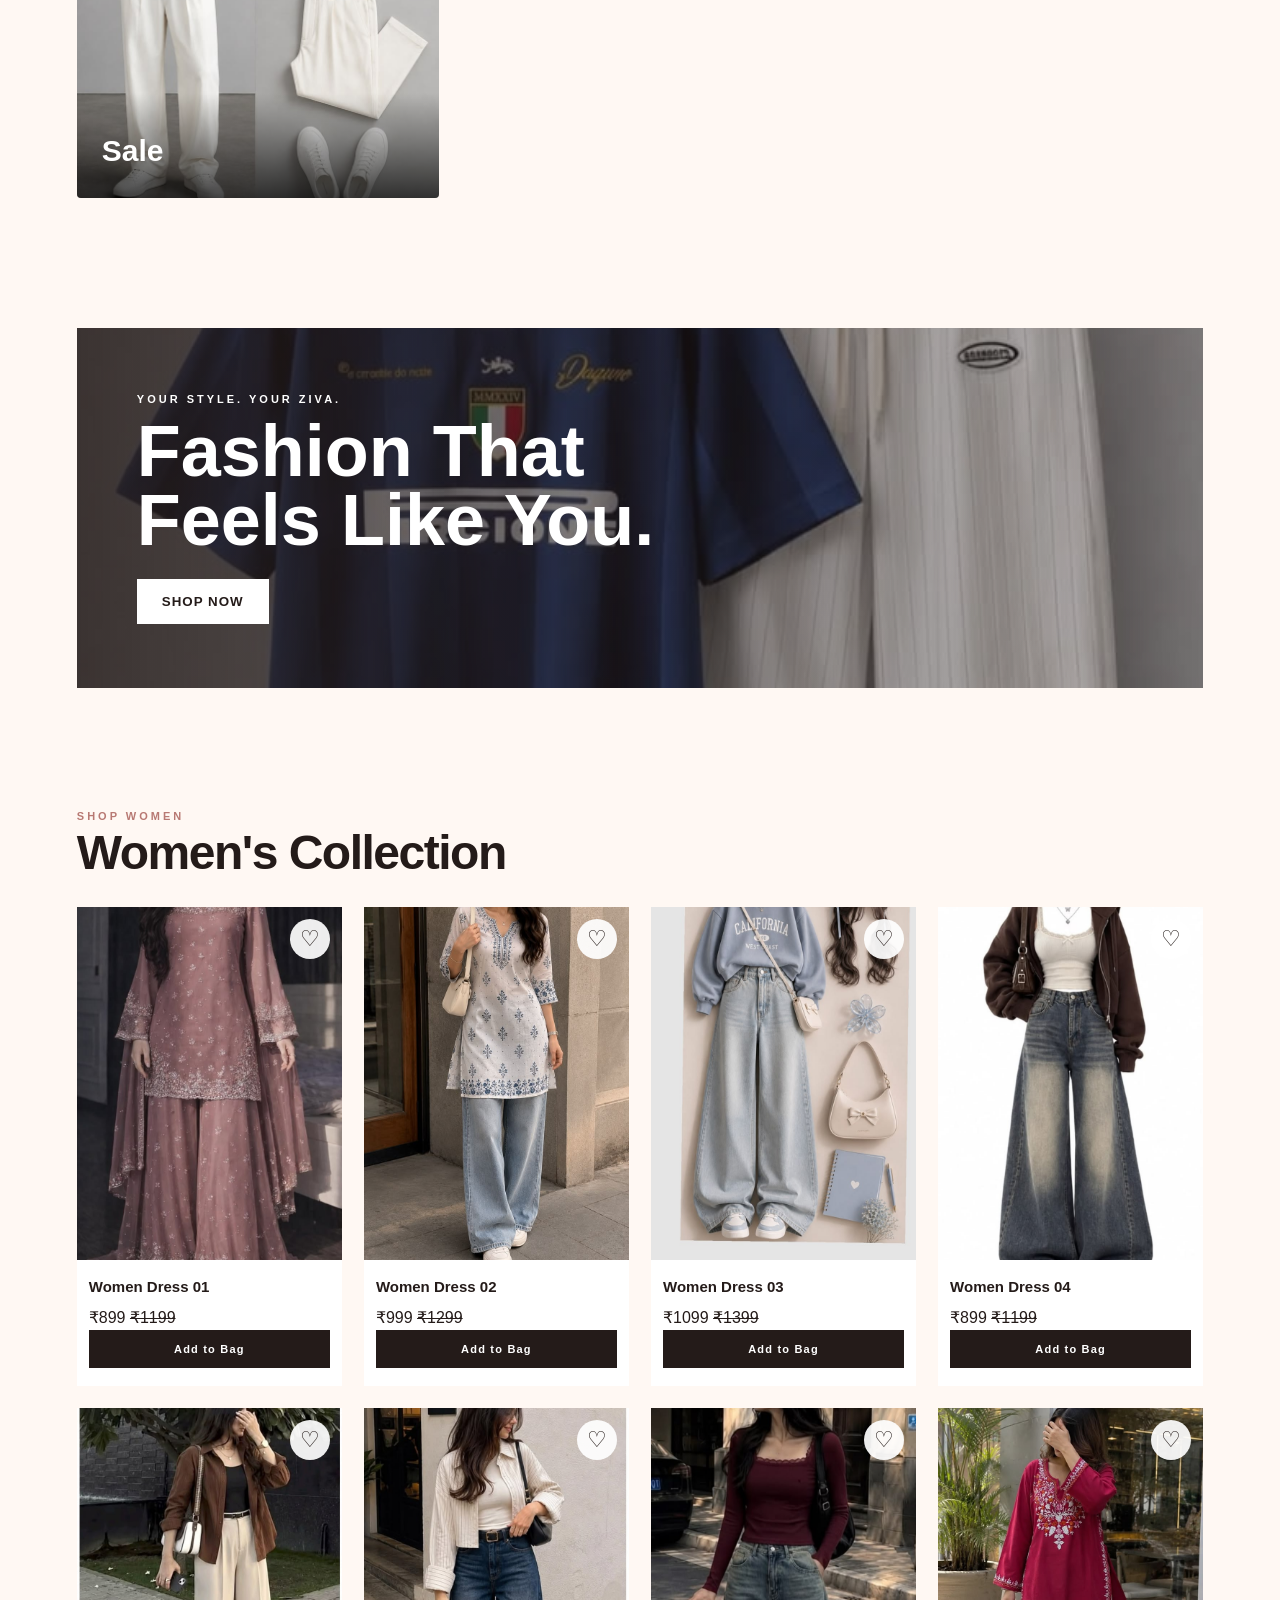
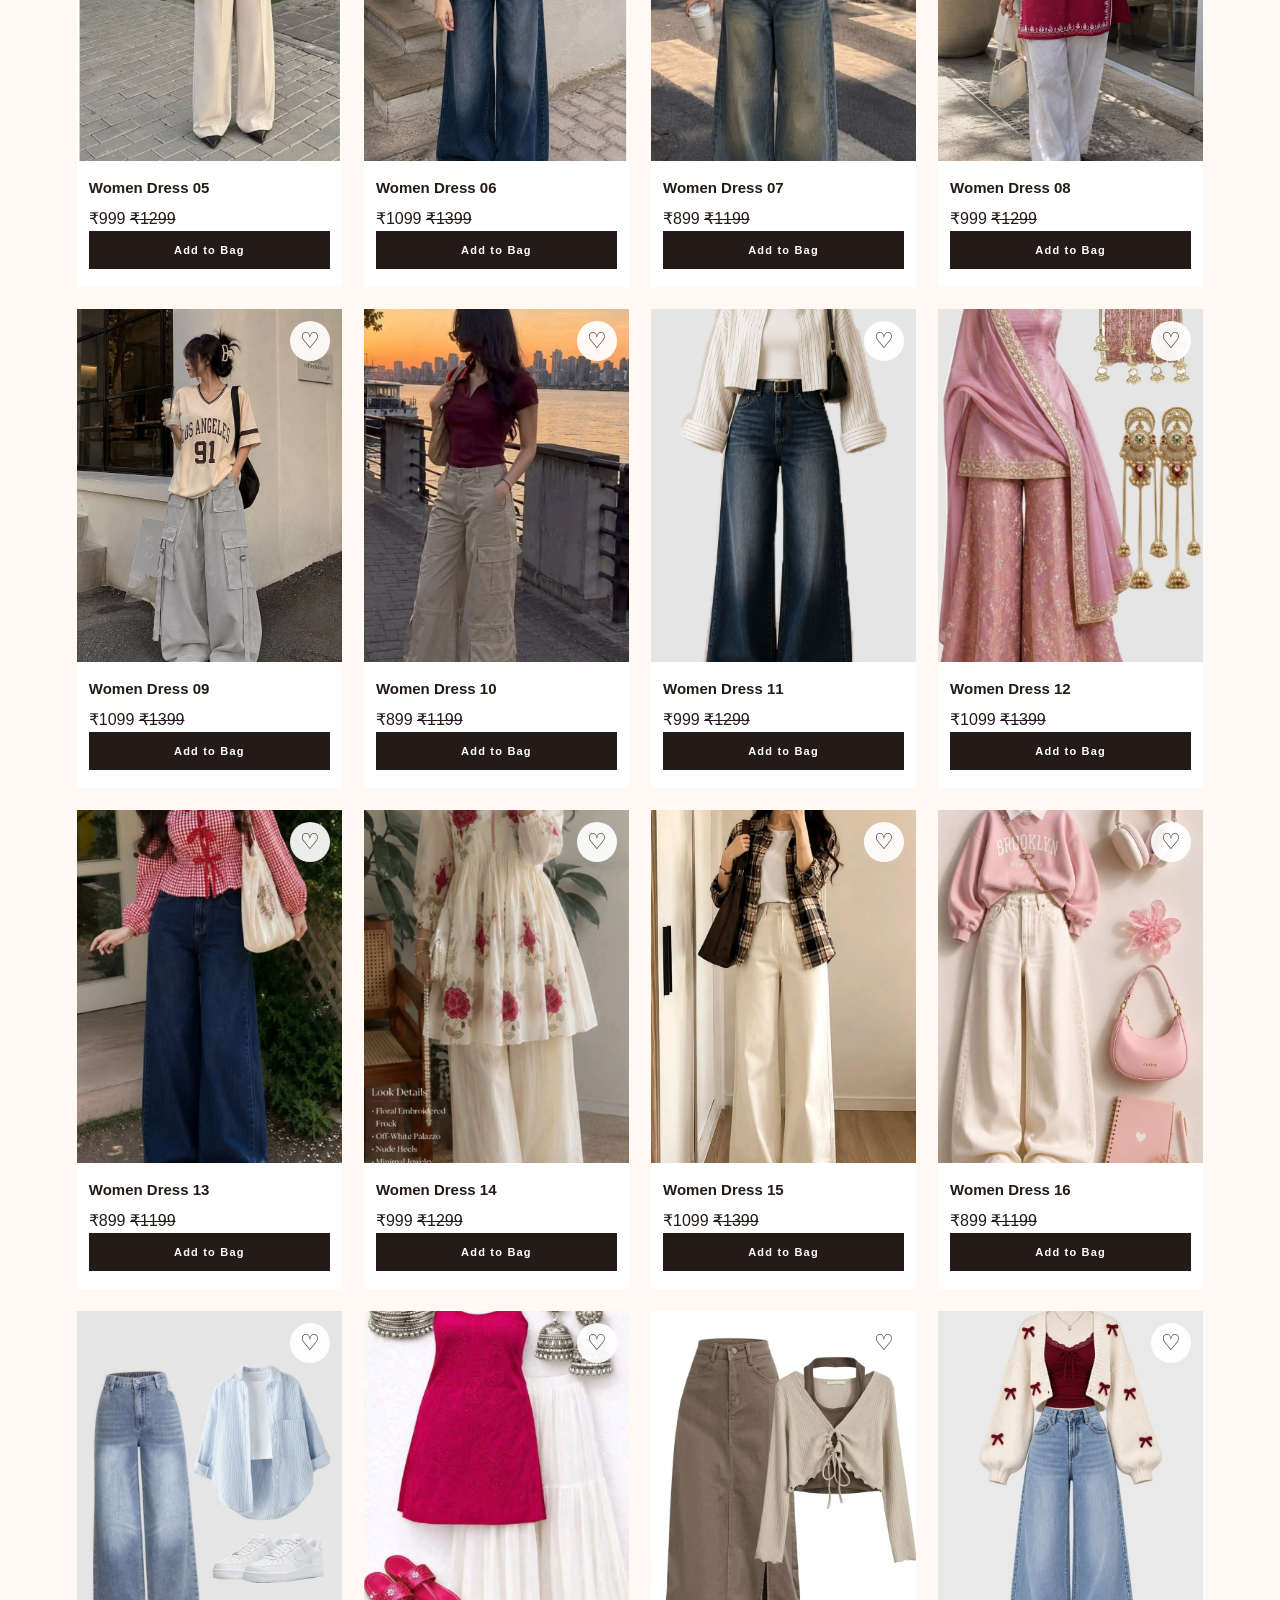
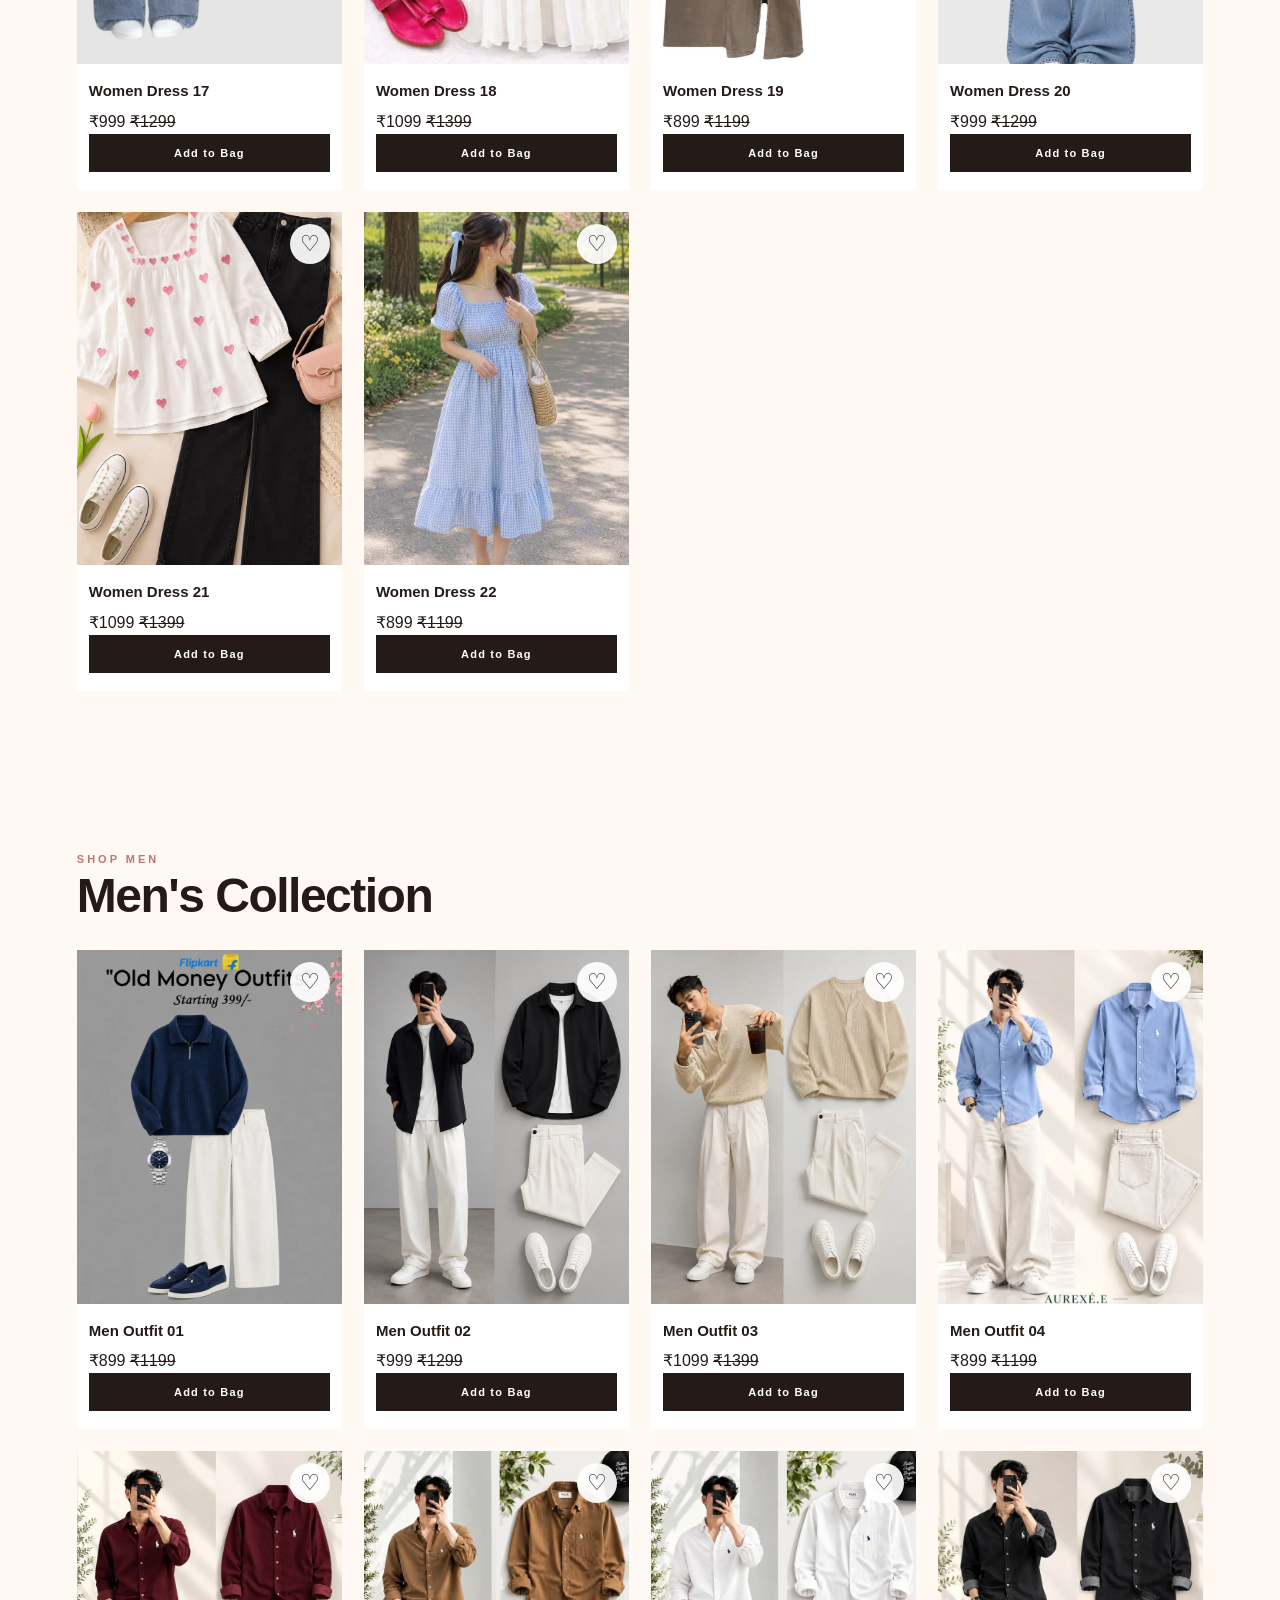
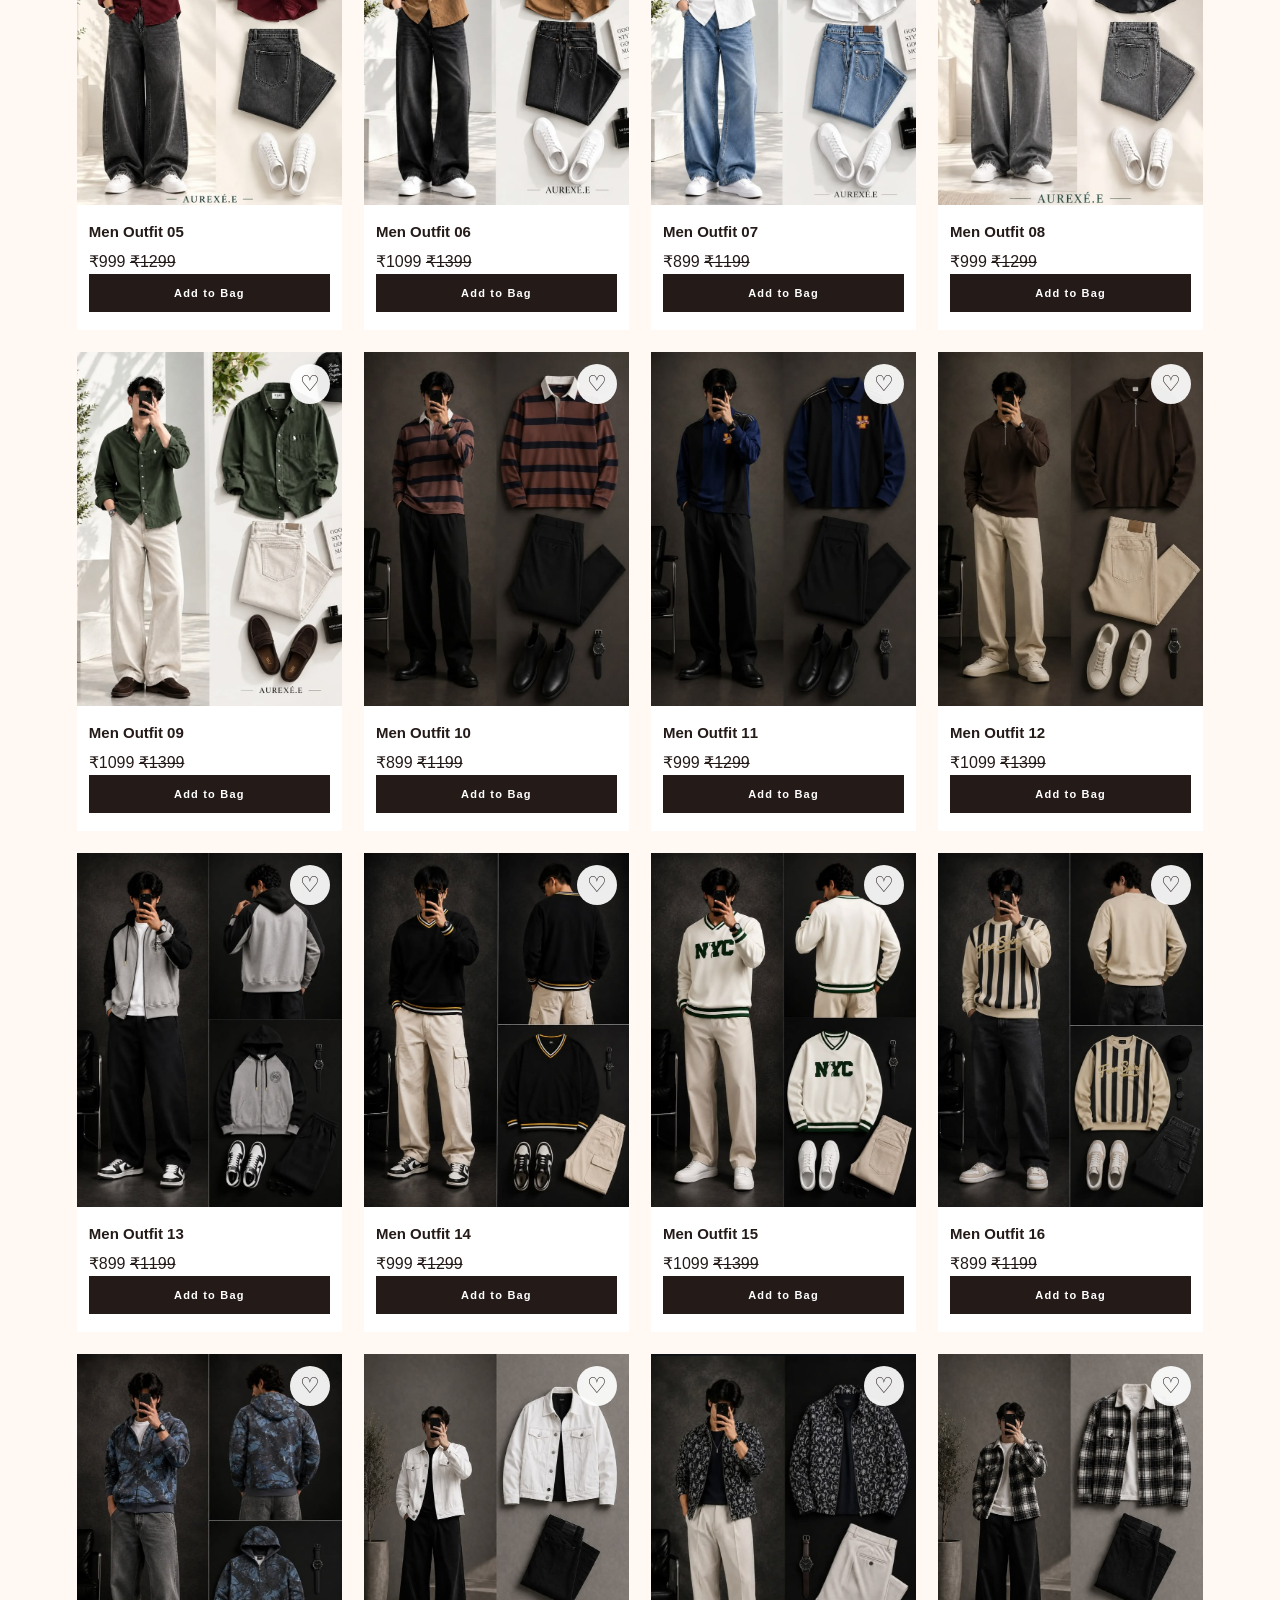
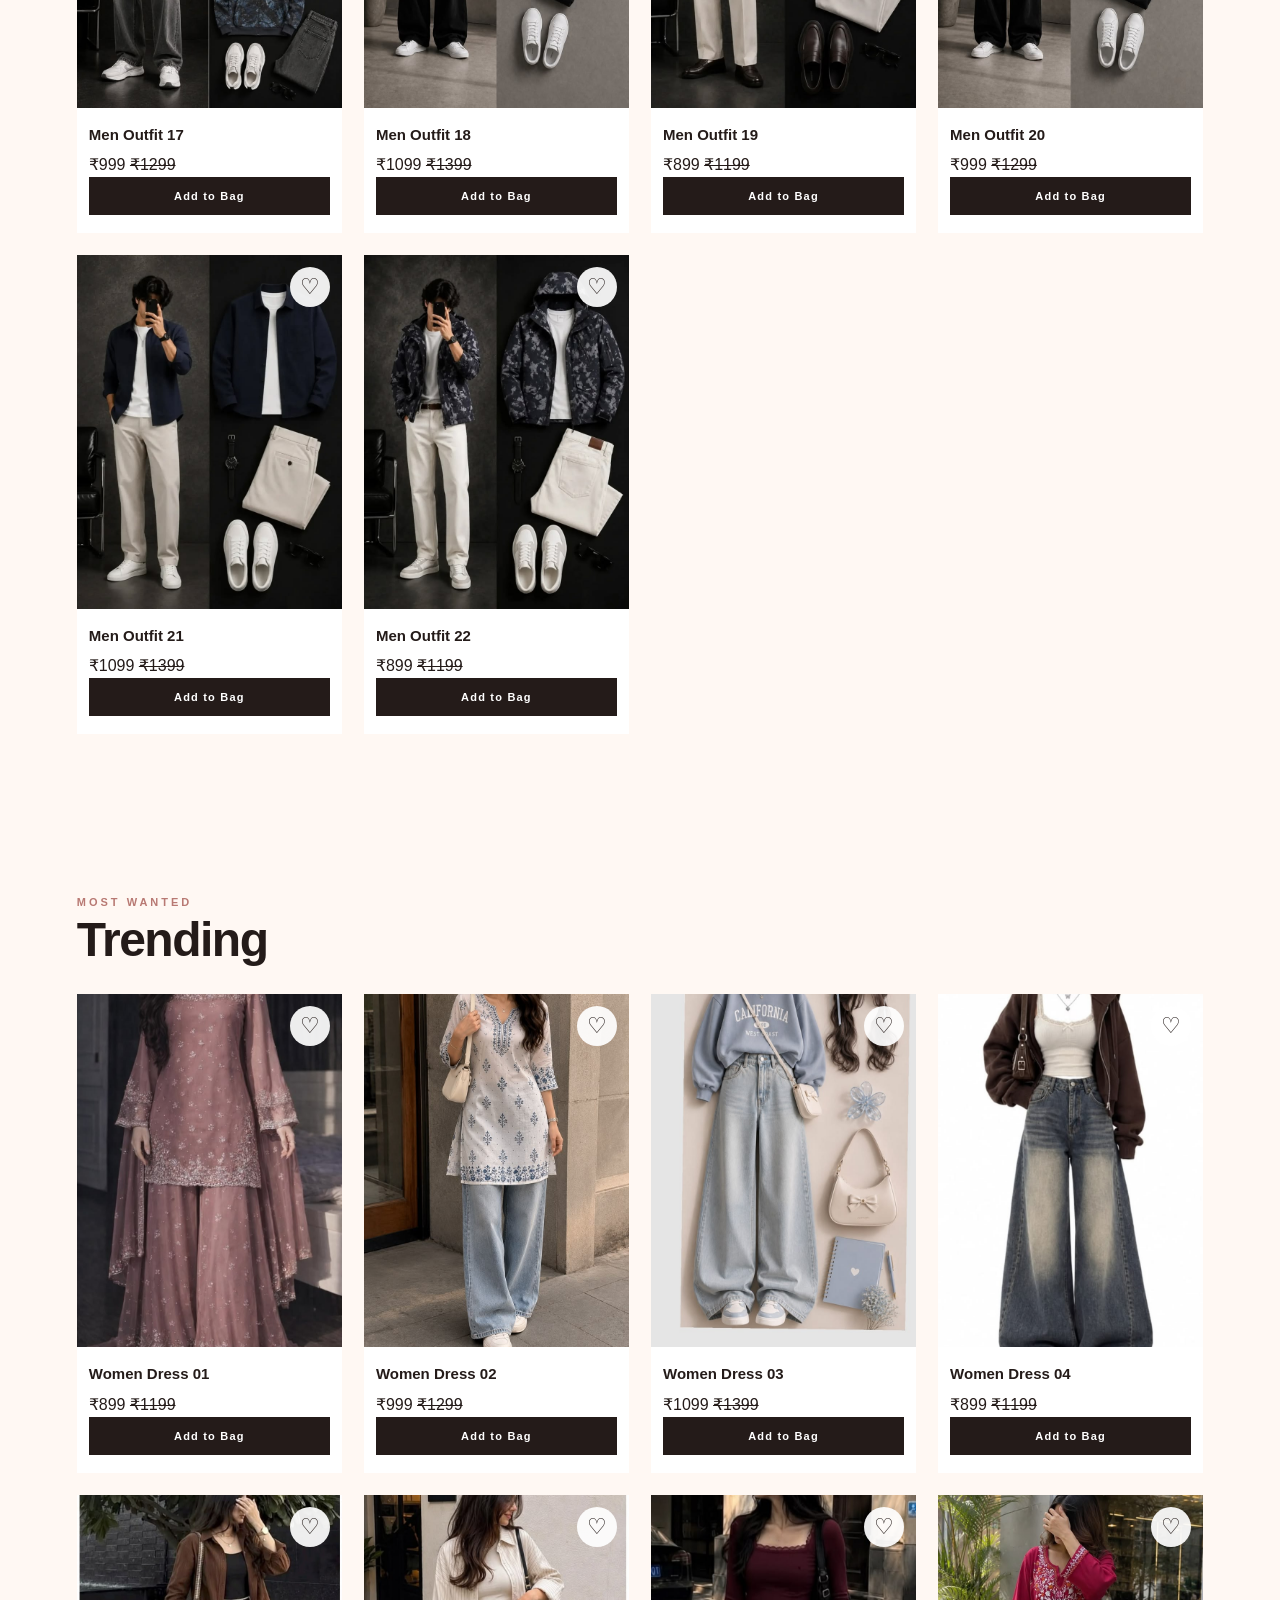
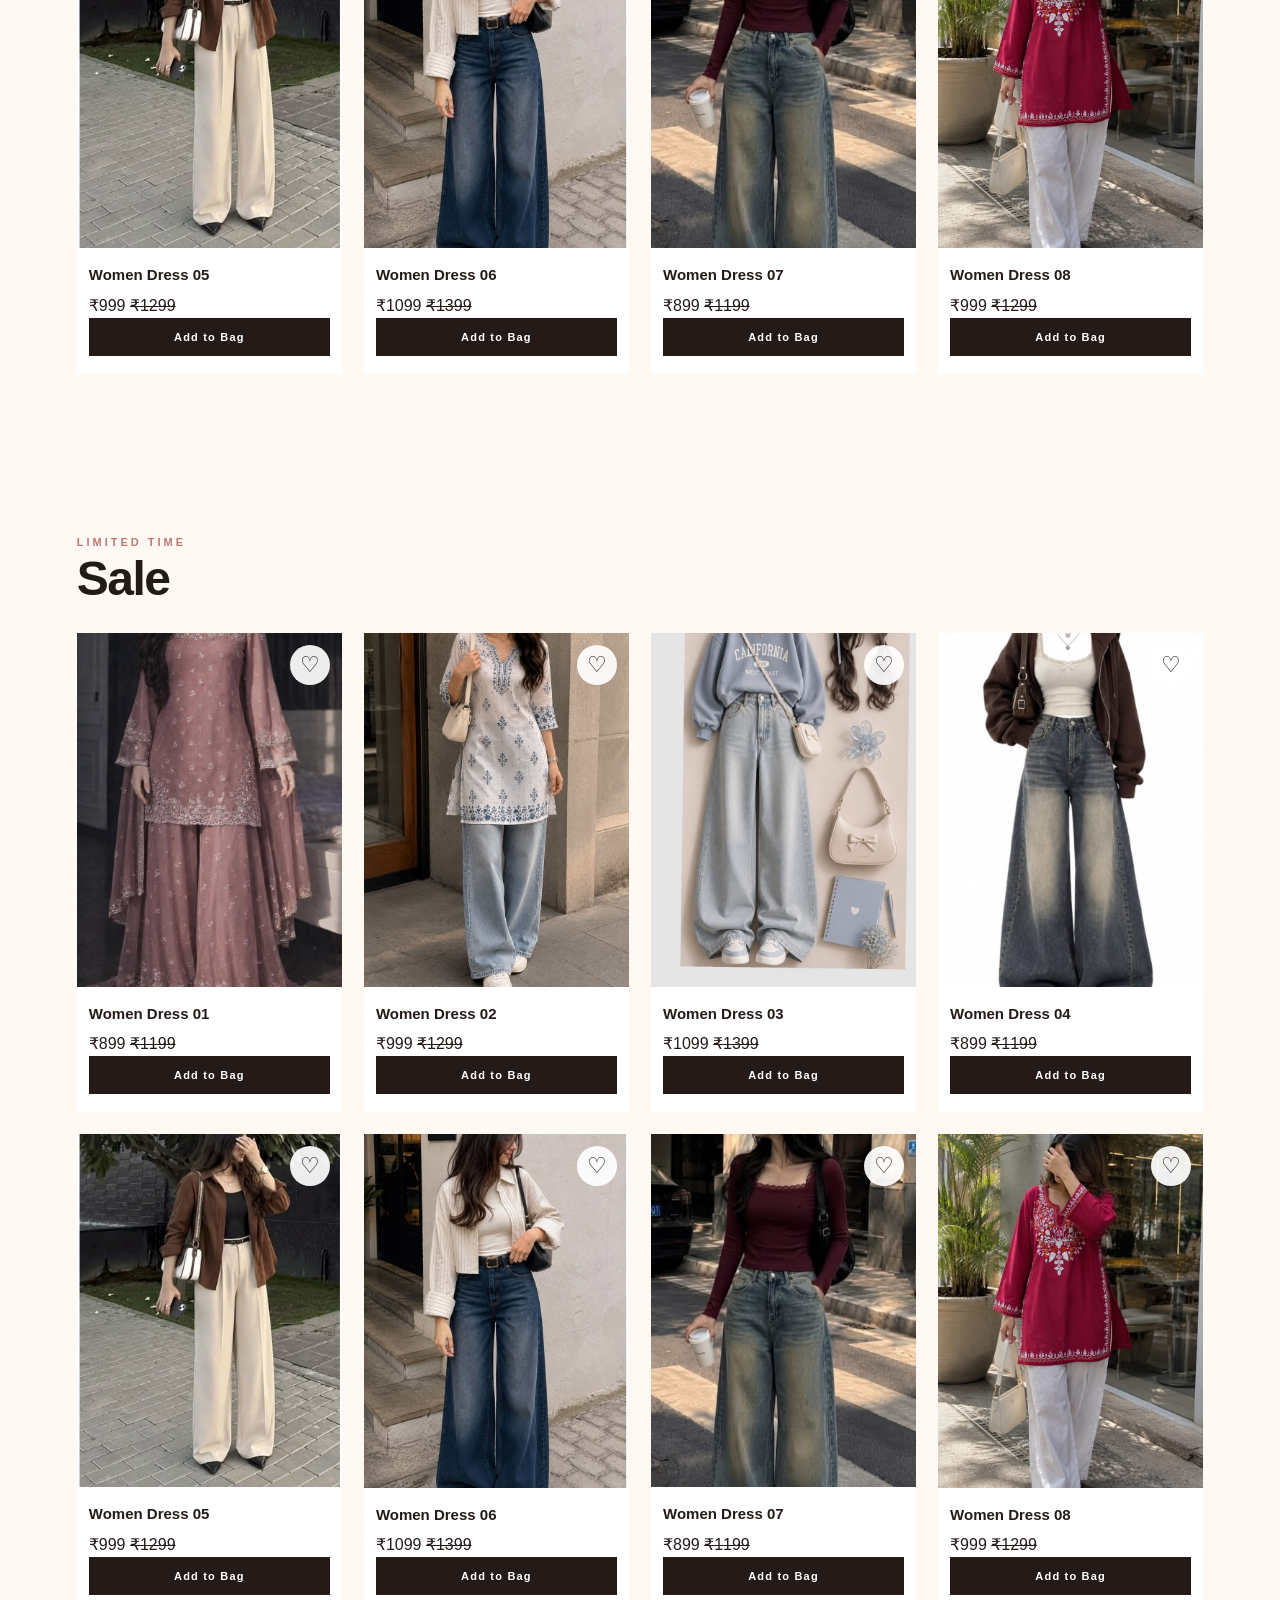
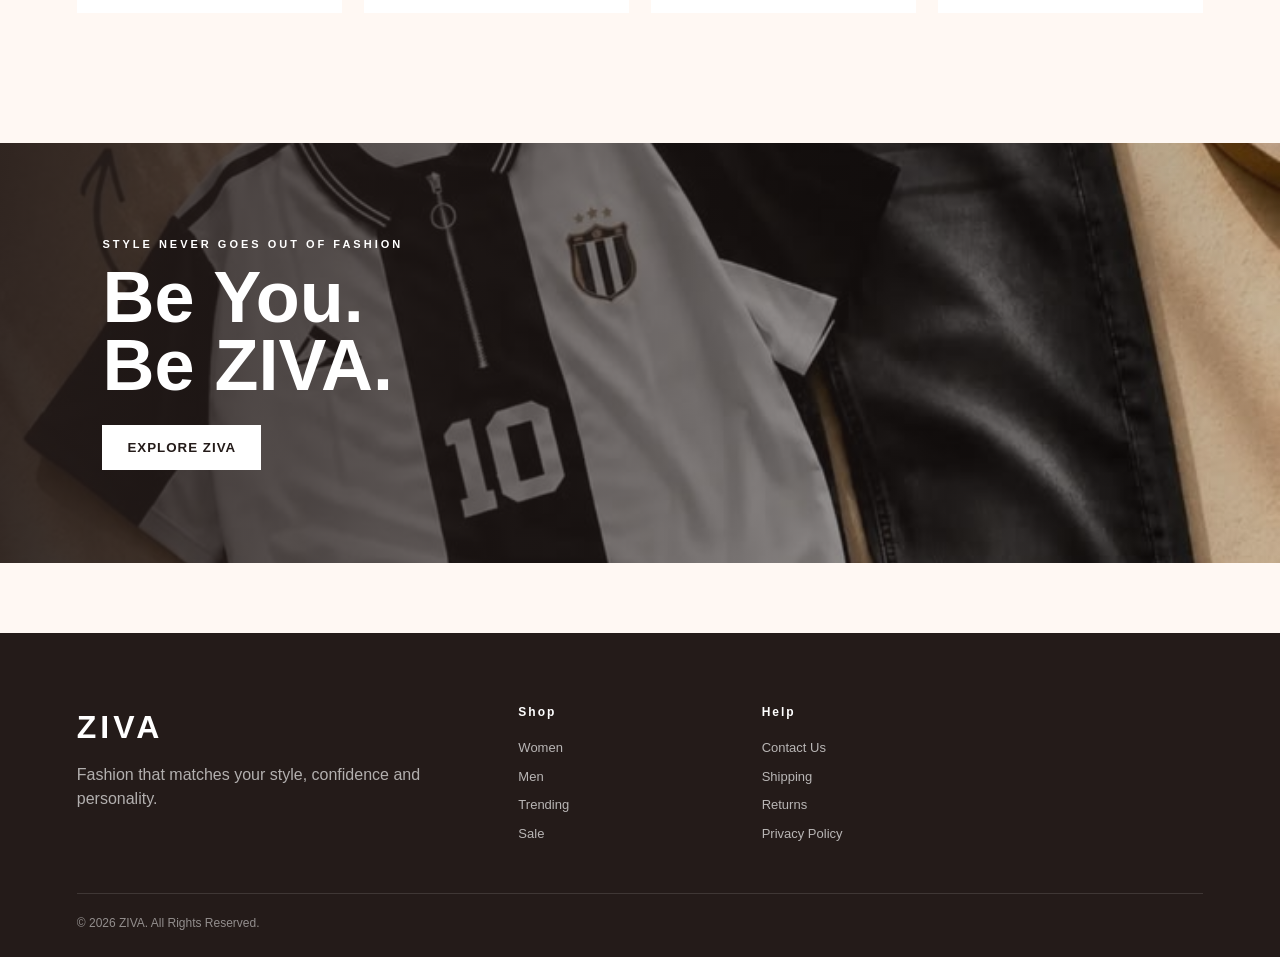
<file: admin.html>
<!DOCTYPE html>
<html lang="en">
<head>
<meta charset="UTF-8">
<meta name="viewport" content="width=device-width, initial-scale=1.0">
<title>ZIVA Admin Dashboard</title>

<style>
*{
    box-sizing:border-box;
    margin:0;
    padding:0;
}

body{
    font-family:Arial,Helvetica,sans-serif;
    background:#f7f2ed;
    color:#171717;
}

button{
    font-family:inherit;
    cursor:pointer;
}

.admin-header{
    background:#111;
    color:#fff;
    padding:18px 5%;
    display:flex;
    justify-content:space-between;
    align-items:center;
    position:sticky;
    top:0;
    z-index:100;
}

.admin-logo{
    color:#fff;
    text-decoration:none;
    font-size:25px;
    font-weight:800;
    letter-spacing:4px;
}

.admin-header-right{
    display:flex;
    align-items:center;
    gap:12px;
}

.store-btn,
.logout-btn{
    border:1px solid #777;
    background:transparent;
    color:#fff;
    padding:9px 15px;
    border-radius:8px;
}

.logout-btn{
    background:#fff;
    color:#111;
    border-color:#fff;
}

.container{
    width:90%;
    max-width:1400px;
    margin:35px auto;
}

.dashboard-title{
    margin-bottom:25px;
}

.dashboard-title h1{
    font-size:32px;
    margin-bottom:7px;
}

.dashboard-title p{
    color:#777;
}

.stats{
    display:grid;
    grid-template-columns:repeat(4,1fr);
    gap:18px;
    margin-bottom:30px;
}

.stat-card{
    background:#fff;
    border:1px solid #e5ddd6;
    border-radius:15px;
    padding:23px;
    box-shadow:0 5px 18px rgba(0,0,0,.04);
}

.stat-icon{
    font-size:25px;
    margin-bottom:15px;
}

.stat-card span{
    color:#777;
    font-size:14px;
}

.stat-card h2{
    font-size:28px;
    margin-top:7px;
}

.admin-grid{
    display:grid;
    grid-template-columns:1fr 1fr;
    gap:22px;
    margin-bottom:25px;
}

.panel{
    background:#fff;
    border:1px solid #e5ddd6;
    border-radius:15px;
    padding:22px;
    box-shadow:0 5px 18px rgba(0,0,0,.04);
}

.panel-header{
    display:flex;
    justify-content:space-between;
    align-items:center;
    margin-bottom:20px;
}

.panel-header h2{
    font-size:20px;
}

.refresh-btn{
    border:1px solid #ccc;
    background:#fafafa;
    padding:8px 13px;
    border-radius:7px;
}

.order-card{
    border:1px solid #eee;
    border-radius:12px;
    padding:16px;
    margin-bottom:12px;
}

.order-top{
    display:flex;
    justify-content:space-between;
    gap:15px;
}

.order-id{
    font-weight:700;
}

.order-date{
    color:#888;
    font-size:12px;
    margin-top:5px;
}

.status{
    padding:6px 10px;
    border-radius:20px;
    font-size:12px;
    font-weight:700;
    background:#f1eee9;
}

.order-info{
    margin-top:13px;
    color:#555;
    font-size:14px;
    line-height:1.6;
}

.order-actions{
    display:flex;
    gap:8px;
    margin-top:14px;
    flex-wrap:wrap;
}

.status-select{
    border:1px solid #ccc;
    padding:8px;
    border-radius:7px;
    background:#fff;
}

.view-btn{
    background:#111;
    color:#fff;
    border:0;
    padding:8px 13px;
    border-radius:7px;
}

.customer-card{
    border-bottom:1px solid #eee;
    padding:13px 0;
}

.customer-card:last-child{
    border-bottom:0;
}

.customer-name{
    font-weight:700;
}

.customer-id{
    color:#777;
    font-size:13px;
    margin-top:4px;
}

.products-panel{
    margin-bottom:25px;
}

.product-table{
    width:100%;
    border-collapse:collapse;
}

.product-table th,
.product-table td{
    text-align:left;
    padding:13px;
    border-bottom:1px solid #eee;
}

.product-table th{
    font-size:13px;
    color:#777;
}

.empty{
    text-align:center;
    color:#888;
    padding:35px 10px;
}

.notice{
    background:#fff8e8;
    border:1px solid #ead8a8;
    border-radius:12px;
    padding:16px;
    color:#725d22;
    margin-bottom:25px;
    line-height:1.5;
}

.modal-overlay{
    position:fixed;
    inset:0;
    background:rgba(0,0,0,.55);
    display:none;
    align-items:center;
    justify-content:center;
    z-index:500;
    padding:20px;
}

.modal{
    background:#fff;
    width:100%;
    max-width:550px;
    max-height:90vh;
    overflow:auto;
    border-radius:16px;
    padding:25px;
}

.modal-header{
    display:flex;
    justify-content:space-between;
    align-items:center;
    margin-bottom:20px;
}

.close-btn{
    border:0;
    background:#eee;
    width:35px;
    height:35px;
    border-radius:50%;
}

.detail-row{
    display:flex;
    justify-content:space-between;
    gap:20px;
    padding:10px 0;
    border-bottom:1px solid #eee;
}

.detail-row span:first-child{
    color:#777;
}

@media(max-width:900px){
    .stats{
        grid-template-columns:repeat(2,1fr);
    }

    .admin-grid{
        grid-template-columns:1fr;
    }
}

@media(max-width:600px){
    .admin-header{
        padding:15px;
    }

    .admin-logo{
        font-size:20px;
    }

    .store-btn{
        display:none;
    }

    .container{
        width:94%;
        margin:25px auto;
    }

    .dashboard-title h1{
        font-size:27px;
    }

    .stats{
        grid-template-columns:1fr 1fr;
        gap:10px;
    }

    .stat-card{
        padding:17px;
    }

    .stat-card h2{
        font-size:23px;
    }

    .product-table{
        font-size:13px;
    }

    .product-table th,
    .product-table td{
        padding:9px 6px;
    }
}
</style>
</head>

<body>

<header class="admin-header">

    <a href="index.html" class="admin-logo">ZIVA</a>

    <div class="admin-header-right">
        <button class="store-btn" onclick="window.location.href='index.html'">
            ← View Store
        </button>

        <button class="logout-btn" onclick="adminLogout()">
            Logout
        </button>
    </div>

</header>


<main class="container">

    <section class="dashboard-title">
        <h1>Admin Dashboard</h1>
        <p>Manage ZIVA orders, customers and store activity.</p>
    </section>


    <div class="notice">
        <strong>Testing Mode:</strong>
        This dashboard currently uses browser localStorage.
        Real customer/order management will require a secure backend and database before launch.
    </div>


    <!-- STATS -->

    <section class="stats">

        <div class="stat-card">
            <div class="stat-icon">📦</div>
            <span>Total Orders</span>
            <h2 id="totalOrders">0</h2>
        </div>

        <div class="stat-card">
            <div class="stat-icon">👤</div>
            <span>Customers</span>
            <h2 id="totalCustomers">0</h2>
        </div>

        <div class="stat-card">
            <div class="stat-icon">💰</div>
            <span>Total Sales</span>
            <h2 id="totalSales">₹0</h2>
        </div>

        <div class="stat-card">
            <div class="stat-icon">🚚</div>
            <span>Pending Orders</span>
            <h2 id="pendingOrders">0</h2>
        </div>

    </section>


    <!-- ORDERS + CUSTOMERS -->

    <section class="admin-grid">

        <div class="panel">

            <div class="panel-header">
                <h2>Recent Orders</h2>

                <button class="refresh-btn" onclick="loadDashboard()">
                    ↻ Refresh
                </button>
            </div>

            <div id="ordersContainer"></div>

        </div>


        <div class="panel">

            <div class="panel-header">
                <h2>Customers</h2>
            </div>

            <div id="customersContainer"></div>

        </div>

    </section>


    <!-- PRODUCTS -->

    <section class="panel products-panel">

        <div class="panel-header">
            <h2>Store Products</h2>
        </div>

        <div style="overflow-x:auto;">

            <table class="product-table">

                <thead>
                    <tr>
                        <th>Product</th>
                        <th>Category</th>
                        <th>Price</th>
                        <th>Status</th>
                    </tr>
                </thead>

                <tbody id="productsContainer"></tbody>

            </table>

        </div>

    </section>

</main>


<!-- ORDER DETAIL MODAL -->

<div class="modal-overlay" id="orderModal">

    <div class="modal">

        <div class="modal-header">

            <h2>Order Details</h2>

            <button class="close-btn" onclick="closeOrderModal()">
                ×
            </button>

        </div>

        <div id="orderDetails"></div>

    </div>

</div>


<script>

/* =========================================
   ADMIN ACCESS
========================================= */

function checkAdmin(){

    const adminLoggedIn =
        localStorage.getItem("zivaAdminLoggedIn");

    if(adminLoggedIn !== "true"){

        const password = prompt("Enter ZIVA Admin Password");

        /*
          TESTING PASSWORD ONLY.
          Real production admin authentication
          must be handled by a secure backend.
        */

        if(password !== "ZIVA@123"){

            alert("Invalid admin password.");

            window.location.href = "index.html";

            return false;
        }

        localStorage.setItem(
            "zivaAdminLoggedIn",
            "true"
        );
    }

    return true;
}


/* =========================================
   LOGOUT
========================================= */

function adminLogout(){

    localStorage.removeItem("zivaAdminLoggedIn");

    window.location.href = "index.html";
}


/* =========================================
   GET ORDERS
========================================= */

function getOrders(){

    try{

        return JSON.parse(
            localStorage.getItem("zivaOrders") || "[]"
        );

    }catch(error){

        return [];
    }
}


/* =========================================
   GET USERS
========================================= */

function getUsers(){

    const users = [];

    try{

        const user =
            JSON.parse(
                localStorage.getItem("zivaUser") || "null"
            );

        if(user){
            users.push(user);
        }

    }catch(error){}

    return users;
}


/* =========================================
   FORMAT MONEY
========================================= */

function money(amount){

    return "₹" + Number(amount || 0).toLocaleString("en-IN");
}


/* =========================================
   FORMAT DATE
========================================= */

function formatDate(date){

    if(!date) return "—";

    const d = new Date(date);

    if(isNaN(d.getTime())) return date;

    return d.toLocaleDateString("en-IN",{
        day:"2-digit",
        month:"short",
        year:"numeric"
    });
}


/* =========================================
   DASHBOARD
========================================= */

function loadDashboard(){

    const orders = getOrders();

    document.getElementById("totalOrders").textContent =
        orders.length;


    /*
      Unique customers
    */

    const customerMap = {};

    orders.forEach(order => {

        const identifier =
            order.phone ||
            order.email ||
            order.customer?.phone ||
            order.customer?.email ||
            order.customer?.identifier ||
            "unknown";

        if(identifier !== "unknown"){
            customerMap[identifier] = {
                name:
                    order.name ||
                    order.customer?.name ||
                    "Customer",

                identifier:identifier
            };
        }

    });


    const storedUsers = getUsers();

    storedUsers.forEach(user => {

        if(user.identifier){

            customerMap[user.identifier] = {

                name:user.name || "Customer",

                identifier:user.identifier

            };
        }

    });


    const customers =
        Object.values(customerMap);


    document.getElementById("totalCustomers").textContent =
        customers.length;


    /*
      Sales
    */

    let totalSales = 0;

    orders.forEach(order => {

        totalSales += Number(
            order.total ||
            order.totalAmount ||
            order.subtotal ||
            order.amount ||
            0
        );

    });


    document.getElementById("totalSales").textContent =
        money(totalSales);


    /*
      Pending
    */

    const pending =
        orders.filter(order => {

            const status =
                String(order.status || "Placed")
                .toLowerCase();

            return status !== "delivered";

        }).length;


    document.getElementById("pendingOrders").textContent =
        pending;


    renderOrders(orders);

    renderCustomers(customers);

    renderProducts();

}


/* =========================================
   ORDERS
========================================= */

function renderOrders(orders){

    const container =
        document.getElementById("ordersContainer");


    if(!orders.length){

        container.innerHTML = `
            <div class="empty">
                No orders yet.
            </div>
        `;

        return;
    }


    const recent =
        [...orders].reverse();


    container.innerHTML =
        recent.map((order,index) => {

            const orderId =
                order.id ||
                order.orderId ||
                ("ZIVA-" + (1000 + index));


            const customerName =
                order.name ||
                order.customer?.name ||
                "Customer";


            const total =
                order.total ||
                order.totalAmount ||
                order.subtotal ||
                order.amount ||
                0;


            const status =
                order.status ||
                "Placed";


            return `

                <div class="order-card">

                    <div class="order-top">

                        <div>

                            <div class="order-id">
                                ${escapeHTML(orderId)}
                            </div>

                            <div class="order-date">
                                ${formatDate(
                                    order.date ||
                                    order.createdAt
                                )}
                            </div>

                        </div>

                        <span class="status">
                            ${escapeHTML(status)}
                        </span>

                    </div>


                    <div class="order-info">

                        <strong>
                            ${escapeHTML(customerName)}
                        </strong>

                        <br>

                        Order Value:
                        <strong>${money(total)}</strong>

                    </div>


                    <div class="order-actions">

                        <select
                            class="status-select"
                            onchange="changeOrderStatus(
                                '${escapeJS(orderId)}',
                                this.value
                            )"
                        >

                            ${statusOptions(status)}

                        </select>


                        <button
                            class="view-btn"
                            onclick="viewOrder('${escapeJS(orderId)}',${index})"
                        >
                            View Details
                        </button>

                    </div>

                </div>

            `;

        }).join("");

}


/* =========================================
   STATUS OPTIONS
========================================= */

function statusOptions(current){

    const statuses = [
        "Placed",
        "Confirmed",
        "Shipped",
        "Out for Delivery",
        "Delivered"
    ];

    return statuses.map(status => {

        return `
            <option
                value="${status}"
                ${status === current ? "selected" : ""}
            >
                ${status}
            </option>
        `;

    }).join("");

}


/* =========================================
   CHANGE STATUS
========================================= */

function changeOrderStatus(orderId,newStatus){

    const orders = getOrders();

    let changed = false;

    orders.forEach(order => {

        const id =
            order.id ||
            order.orderId;

        if(String(id) === String(orderId)){

            order.status = newStatus;

            changed = true;
        }

    });


    if(changed){

        localStorage.setItem(
            "zivaOrders",
            JSON.stringify(orders)
        );

        loadDashboard();

    }

}


/* =========================================
   VIEW ORDER
========================================= */

function viewOrder(orderId,index){

    const orders = getOrders();

    let order =
        orders.find(o =>
            String(o.id || o.orderId) ===
            String(orderId)
        );


    if(!order && orders[index]){
        order = orders[index];
    }


    if(!order) return;


    const container =
        document.getElementById("orderDetails");


    const customerName =
        order.name ||
        order.customer?.name ||
        "Customer";


    const phone =
        order.phone ||
        order.customer?.phone ||
        "—";


    const email =
        order.email ||
        order.customer?.email ||
        "—";


    const address =
        order.address ||
        order.deliveryAddress ||
        order.customer?.address ||
        "—";


    const city =
        order.city ||
        order.customer?.city ||
        "—";


    const state =
        order.state ||
        order.customer?.state ||
        "—";


    const pin =
        order.pin ||
        order.pincode ||
        order.customer?.pin ||
        "—";


    const payment =
        order.paymentMethod ||
        order.payment ||
        "—";


    const total =
        order.total ||
        order.totalAmount ||
        order.subtotal ||
        order.amount ||
        0;


    container.innerHTML = `

        <div class="detail-row">
            <span>Order ID</span>
            <strong>
                ${escapeHTML(
                    order.id ||
                    order.orderId ||
                    orderId
                )}
            </strong>
        </div>

        <div class="detail-row">
            <span>Customer</span>
            <strong>${escapeHTML(customerName)}</strong>
        </div>

        <div class="detail-row">
            <span>Phone</span>
            <strong>${escapeHTML(phone)}</strong>
        </div>

        <div class="detail-row">
            <span>Email</span>
            <strong>${escapeHTML(email)}</strong>
        </div>

        <div class="detail-row">
            <span>Address</span>
            <strong>${escapeHTML(address)}</strong>
        </div>

        <div class="detail-row">
            <span>City</span>
            <strong>${escapeHTML(city)}</strong>
        </div>

        <div class="detail-row">
            <span>State</span>
            <strong>${escapeHTML(state)}</strong>
        </div>

        <div class="detail-row">
            <span>PIN</span>
            <strong>${escapeHTML(pin)}</strong>
        </div>

        <div class="detail-row">
            <span>Payment</span>
            <strong>${escapeHTML(payment)}</strong>
        </div>

        <div class="detail-row">
            <span>Order Value</span>
            <strong>${money(total)}</strong>
        </div>

    `;


    document.getElementById("orderModal")
        .style.display = "flex";

}


/* =========================================
   CLOSE MODAL
========================================= */

function closeOrderModal(){

    document.getElementById("orderModal")
        .style.display = "none";

}


/* =========================================
   CUSTOMERS
========================================= */

function renderCustomers(customers){

    const container =
        document.getElementById("customersContainer");


    if(!customers.length){

        container.innerHTML = `
            <div class="empty">
                No customers yet.
            </div>
        `;

        return;
    }


    container.innerHTML =
        customers.map(customer => {

            return `

                <div class="customer-card">

                    <div class="customer-name">
                        ${escapeHTML(
                            customer.name ||
                            "Customer"
                        )}
                    </div>

                    <div class="customer-id">
                        ${escapeHTML(
                            customer.identifier ||
                            "—"
                        )}
                    </div>

                </div>

            `;

        }).join("");

}


/* =========================================
   PRODUCTS
========================================= */

function renderProducts(){

    const container =
        document.getElementById("productsContainer");


    /*
      Demo product list.
      Your actual product catalog can later
      be connected to a database/backend.
    */

    const products = [

        {
            name:"Women's Look 01",
            category:"Women",
            price:1999
        },

        {
            name:"Women's Look 02",
            category:"Women",
            price:1999
        },

        {
            name:"Men's Look 01",
            category:"Men",
            price:1999
        },

        {
            name:"Men's Look 03",
            category:"Men",
            price:1999
        },

        {
            name:"Men's Look 04",
            category:"Men",
            price:1999
        },

        {
            name:"Men's Look 05",
            category:"Men",
            price:1999
        }

    ];


    container.innerHTML =
        products.map(product => {

            return `

                <tr>

                    <td>
                        <strong>
                            ${escapeHTML(product.name)}
                        </strong>
                    </td>

                    <td>
                        ${escapeHTML(product.category)}
                    </td>

                    <td>
                        ${money(product.price)}
                    </td>

                    <td>
                        <span class="status">
                            Active
                        </span>
                    </td>

                </tr>

            `;

        }).join("");

}


/* =========================================
   SECURITY HELPERS
========================================= */

function escapeHTML(value){

    return String(value ?? "")
        .replace(/&/g,"&amp;")
        .replace(/</g,"&lt;")
        .replace(/>/g,"&gt;")
        .replace(/"/g,"&quot;")
        .replace(/'/g,"&#039;");

}


function escapeJS(value){

    return String(value ?? "")
        .replace(/\\/g,"\\\\")
        .replace(/'/g,"\\'")
        .replace(/"/g,'\\"');

}


/* =========================================
   CLOSE MODAL ON OUTSIDE CLICK
========================================= */

document.getElementById("orderModal")
.addEventListener("click",function(event){

    if(event.target === this){

        closeOrderModal();

    }

});


/* =========================================
   START
========================================= */

if(checkAdmin()){

    loadDashboard();

}

</script>

</body>
</html>
</file>
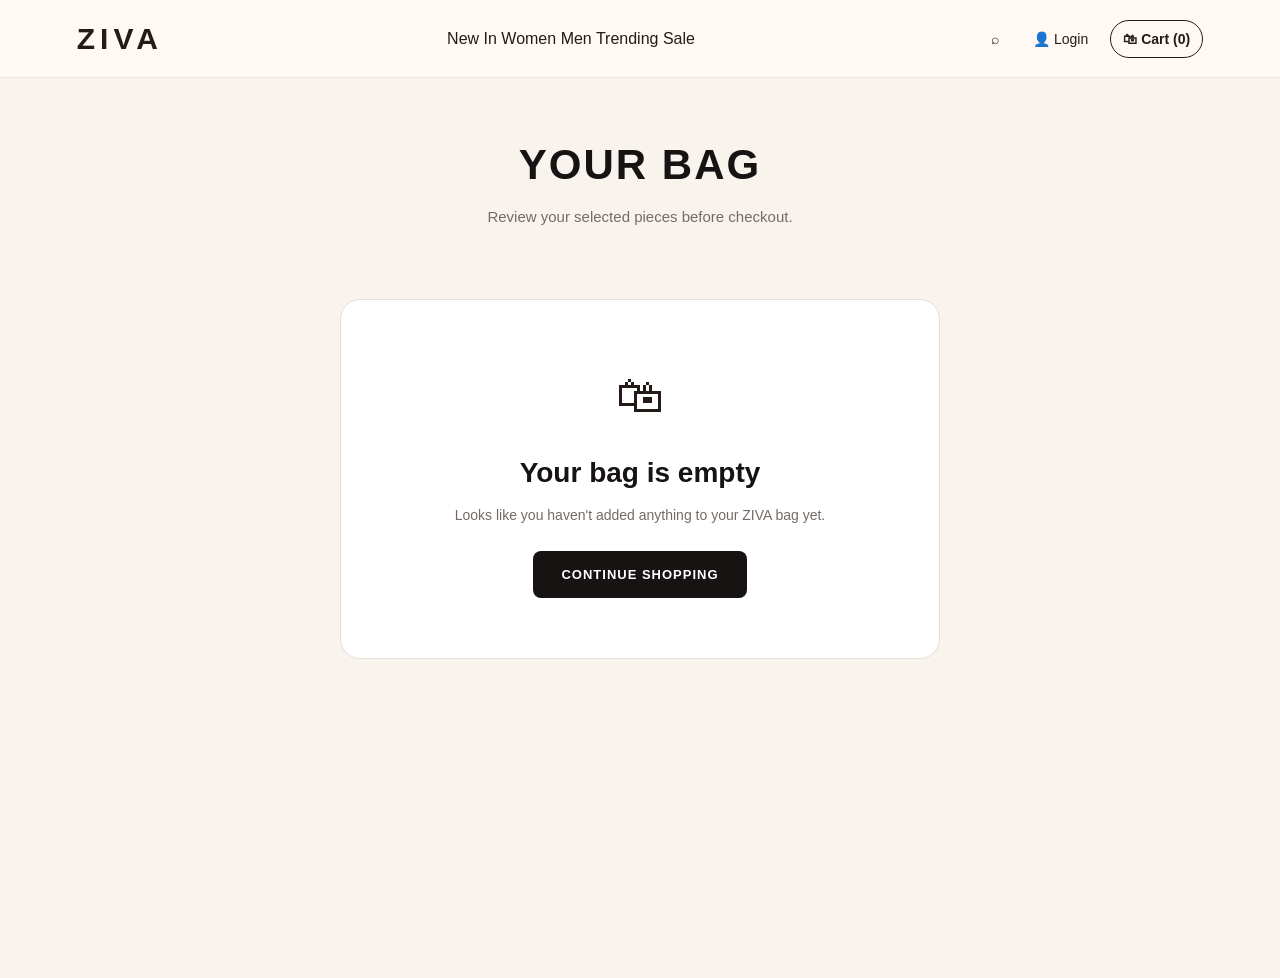
<file: cart.html>
<!DOCTYPE html>
<html lang="en">
<head>
  <meta charset="UTF-8">
  <meta name="viewport" content="width=device-width, initial-scale=1.0">

  <title>Your Bag | ZIVA</title>
  <meta
    name="description"
    content="View your ZIVA shopping bag and proceed to checkout."
  >

  <link rel="stylesheet" href="style.css">

  <style>
    /* =========================
       ZIVA CART PAGE
    ========================= */

    .cart-page {
      min-height: 100vh;
      background: #f8f3ed;
      padding: 55px 6%;
    }

    .cart-heading {
      text-align: center;
      margin-bottom: 45px;
    }

    .cart-heading h1 {
      font-size: 42px;
      letter-spacing: 2px;
      margin: 0 0 10px;
      color: #171313;
    }

    .cart-heading p {
      margin: 0;
      color: #756b64;
      font-size: 15px;
    }

    .cart-layout {
      max-width: 1250px;
      margin: auto;
      display: grid;
      grid-template-columns: 1fr 380px;
      gap: 35px;
      align-items: start;
    }

    /* =========================
       CART ITEMS
    ========================= */

    .cart-items-box {
      background: #fff;
      border: 1px solid #e8ded5;
      border-radius: 18px;
      overflow: hidden;
    }

    .cart-topbar {
      padding: 20px 25px;
      border-bottom: 1px solid #eee5dd;
      display: flex;
      justify-content: space-between;
      align-items: center;
    }

    .cart-topbar h2 {
      margin: 0;
      font-size: 20px;
      color: #171313;
    }

    .cart-count-text {
      color: #81766e;
      font-size: 14px;
    }

    .cart-item {
      padding: 25px;
      display: grid;
      grid-template-columns: 125px 1fr auto;
      gap: 22px;
      border-bottom: 1px solid #eee5dd;
    }

    .cart-item:last-child {
      border-bottom: none;
    }

    .cart-item-image {
      width: 125px;
      height: 155px;
      border-radius: 12px;
      overflow: hidden;
      background: #f1e9e1;
    }

    .cart-item-image img {
      width: 100%;
      height: 100%;
      object-fit: cover;
      display: block;
    }

    .cart-item-info {
      min-width: 0;
    }

    .cart-item-category {
      font-size: 11px;
      letter-spacing: 1.5px;
      text-transform: uppercase;
      color: #9a8778;
      margin-bottom: 7px;
    }

    .cart-item-name {
      font-size: 19px;
      font-weight: 600;
      color: #191515;
      margin-bottom: 8px;
    }

    .cart-item-price {
      font-size: 17px;
      font-weight: 600;
      color: #171313;
      margin-bottom: 14px;
    }

    .size-tags {
      display: flex;
      flex-wrap: wrap;
      gap: 7px;
      margin-bottom: 16px;
    }

    .size-tag {
      background: #f7f0e9;
      border: 1px solid #e4d8ce;
      padding: 6px 10px;
      border-radius: 6px;
      font-size: 12px;
      color: #4e443d;
    }

    .quantity-control {
      display: inline-flex;
      align-items: center;
      border: 1px solid #d9cec4;
      border-radius: 8px;
      overflow: hidden;
      background: #fff;
    }

    .quantity-control button {
      width: 35px;
      height: 35px;
      border: none;
      background: #f8f3ed;
      cursor: pointer;
      font-size: 18px;
      color: #222;
    }

    .quantity-control button:hover {
      background: #eee4da;
    }

    .quantity-number {
      min-width: 38px;
      text-align: center;
      font-size: 14px;
      font-weight: 600;
    }

    .cart-item-right {
      text-align: right;
      display: flex;
      flex-direction: column;
      justify-content: space-between;
      align-items: flex-end;
    }

    .item-total {
      font-size: 18px;
      font-weight: 700;
      color: #171313;
    }

    .remove-item {
      border: none;
      background: transparent;
      color: #9b7068;
      cursor: pointer;
      font-size: 13px;
      padding: 7px 0;
    }

    .remove-item:hover {
      color: #7a433c;
      text-decoration: underline;
    }

    /* =========================
       SUMMARY
    ========================= */

    .cart-summary {
      background: #fff;
      border: 1px solid #e8ded5;
      border-radius: 18px;
      padding: 28px;
      position: sticky;
      top: 25px;
    }

    .cart-summary h2 {
      margin: 0 0 25px;
      font-size: 23px;
      color: #171313;
    }

    .summary-row {
      display: flex;
      justify-content: space-between;
      gap: 20px;
      padding: 11px 0;
      color: #665c55;
      font-size: 14px;
    }

    .summary-row.total {
      border-top: 1px solid #e8ded5;
      margin-top: 10px;
      padding-top: 20px;
      color: #171313;
      font-size: 20px;
      font-weight: 700;
    }

    .free-delivery {
      color: #55735a;
      font-weight: 600;
    }

    .checkout-btn-ziva {
      width: 100%;
      border: none;
      background: #171313;
      color: #fff;
      padding: 17px 20px;
      border-radius: 9px;
      margin-top: 25px;
      font-size: 13px;
      font-weight: 700;
      letter-spacing: 1.2px;
      cursor: pointer;
      transition: .2s ease;
    }

    .checkout-btn-ziva:hover {
      background: #302727;
      transform: translateY(-1px);
    }

    .continue-shopping {
      display: block;
      text-align: center;
      margin-top: 18px;
      color: #4d433d;
      text-decoration: none;
      font-size: 13px;
    }

    .continue-shopping:hover {
      text-decoration: underline;
    }

    .secure-note {
      margin-top: 24px;
      padding-top: 20px;
      border-top: 1px solid #eee5dd;
      text-align: center;
      color: #847970;
      font-size: 12px;
      line-height: 1.6;
    }

    /* =========================
       EMPTY CART
    ========================= */

    .empty-cart {
      max-width: 600px;
      margin: 70px auto;
      text-align: center;
      background: #fff;
      border: 1px solid #e8ded5;
      border-radius: 20px;
      padding: 60px 30px;
    }

    .empty-cart-icon {
      font-size: 48px;
      margin-bottom: 20px;
    }

    .empty-cart h2 {
      margin: 0 0 10px;
      color: #171313;
      font-size: 28px;
    }

    .empty-cart p {
      margin: 0 auto 25px;
      color: #756b64;
      max-width: 420px;
      line-height: 1.6;
      font-size: 14px;
    }

    .shop-btn {
      display: inline-block;
      background: #171313;
      color: #fff;
      padding: 14px 28px;
      border-radius: 8px;
      text-decoration: none;
      font-size: 13px;
      font-weight: 700;
      letter-spacing: 1px;
    }

    /* =========================
       LOGIN / MESSAGE MODAL
    ========================= */

    .ziva-cart-overlay {
      position: fixed;
      inset: 0;
      background: rgba(0, 0, 0, .55);
      display: none;
      align-items: center;
      justify-content: center;
      z-index: 9999;
      padding: 20px;
    }

    .ziva-cart-overlay.active {
      display: flex;
    }

    .ziva-cart-modal {
      width: min(430px, 100%);
      background: #fff;
      border-radius: 18px;
      padding: 32px;
      position: relative;
      text-align: center;
      box-shadow: 0 20px 60px rgba(0,0,0,.2);
    }

    .ziva-cart-modal h3 {
      margin: 0 0 10px;
      color: #171313;
      font-size: 24px;
    }

    .ziva-cart-modal p {
      margin: 0 0 25px;
      color: #756b64;
      line-height: 1.6;
      font-size: 14px;
    }

    .modal-close {
      position: absolute;
      right: 17px;
      top: 14px;
      border: none;
      background: transparent;
      font-size: 23px;
      cursor: pointer;
      color: #555;
    }

    .modal-main-btn {
      width: 100%;
      border: none;
      background: #171313;
      color: #fff;
      padding: 14px;
      border-radius: 8px;
      cursor: pointer;
      font-weight: 700;
      letter-spacing: 1px;
      margin-bottom: 10px;
    }

    .modal-secondary-btn {
      width: 100%;
      border: 1px solid #d8cbc0;
      background: #fff;
      color: #171313;
      padding: 14px;
      border-radius: 8px;
      cursor: pointer;
      font-weight: 600;
    }

    /* =========================
       RESPONSIVE
    ========================= */

    @media (max-width: 900px) {
      .cart-layout {
        grid-template-columns: 1fr;
      }

      .cart-summary {
        position: static;
      }
    }

    @media (max-width: 650px) {
      .cart-page {
        padding: 35px 15px;
      }

      .cart-heading h1 {
        font-size: 32px;
      }

      .cart-item {
        grid-template-columns: 90px 1fr;
        gap: 15px;
        padding: 18px;
      }

      .cart-item-image {
        width: 90px;
        height: 120px;
      }

      .cart-item-right {
        grid-column: 2;
        flex-direction: row;
        align-items: center;
        width: 100%;
      }

      .item-total {
        font-size: 16px;
      }

      .cart-topbar {
        padding: 17px;
      }

      .cart-summary {
        padding: 22px;
      }
    }
  </style>
</head>

<body>

  <!-- =========================
       HEADER
  ========================= -->

  <header class="header">

    <a href="index.html" class="logo">ZIVA</a>

    <nav>
      <a href="index.html">New In</a>
      <a href="index.html#women-section">Women</a>
      <a href="index.html#mens-section">Men</a>
      <a href="index.html#trending-section">Trending</a>
      <a href="index.html#sale-section">Sale</a>
    </nav>

    <div class="header-actions">

      <button
        class="icon-btn"
        type="button"
        onclick="openSearch()"
        aria-label="Search"
      >
        ⌕
      </button>

      <button
        class="icon-btn"
        type="button"
        onclick="openAccount()"
        id="accountButton"
      >
        👤 Login
      </button>

      <button
        class="cart-btn"
        type="button"
        onclick="window.location.href='cart.html'"
        id="cartButton"
      >
        🛍 Cart (0)
      </button>

    </div>

  </header>


  <!-- =========================
       CART PAGE
  ========================= -->

  <main class="cart-page">

    <div class="cart-heading">
      <h1>YOUR BAG</h1>
      <p>Review your selected pieces before checkout.</p>
    </div>

    <div id="cartContent"></div>

  </main>


  <!-- =========================
       MODAL
  ========================= -->

  <div
    class="ziva-cart-overlay"
    id="zivaCartOverlay"
    onclick="closeCartModal(event)"
  >

    <div
      class="ziva-cart-modal"
      onclick="event.stopPropagation()"
    >

      <button
        class="modal-close"
        type="button"
        onclick="closeCartModal()"
      >
        ×
      </button>

      <h3 id="cartModalTitle">ZIVA</h3>

      <p id="cartModalText"></p>

      <button
        id="cartModalPrimary"
        class="modal-main-btn"
        type="button"
        onclick="cartModalPrimaryAction()"
      >
        CONTINUE
      </button>

      <button
        id="cartModalSecondary"
        class="modal-secondary-btn"
        type="button"
        onclick="closeCartModal()"
      >
        CANCEL
      </button>

    </div>

  </div>


  <!-- =========================
       CART SCRIPT
  ========================= -->

  <script>

    const ZIVA_CART_KEY = "zivaCart";
    const ZIVA_BUY_NOW_KEY = "zivaBuyNowProduct";

    let cartModalAction = null;


    /* =========================
       CART STORAGE
    ========================= */

    function getZivaCart() {
      try {
        const saved = localStorage.getItem(ZIVA_CART_KEY);
        const cart = saved ? JSON.parse(saved) : [];

        return Array.isArray(cart) ? cart : [];

      } catch (error) {
        console.error("ZIVA cart error:", error);
        return [];
      }
    }


    function saveZivaCart(cart) {
      localStorage.setItem(
        ZIVA_CART_KEY,
        JSON.stringify(cart)
      );
    }


    /* =========================
       LOGIN
    ========================= */

    function isZivaUserLoggedIn() {
      return localStorage.getItem("zivaLoggedIn") === "true";
    }


    /* =========================
       MONEY
    ========================= */

    function formatPrice(price) {

      const number = Number(price) || 0;

      return "₹" + number.toLocaleString("en-IN");
    }


    /* =========================
       CART COUNT
    ========================= */

    function updateZivaCartCount() {

      const cart = getZivaCart();

      const count = cart.reduce(
        (total, item) => {
          return total + (Number(item.quantity) || 1);
        },
        0
      );

      const cartButton =
        document.getElementById("cartButton");

      if (cartButton) {
        cartButton.textContent =
          "🛍 Cart (" + count + ")";
      }
    }


    /* =========================
       BUY NOW SUPPORT
    ========================= */

    function loadBuyNowProduct() {

      const buyNow =
        localStorage.getItem(ZIVA_BUY_NOW_KEY);

      if (!buyNow) return;

      let cart = getZivaCart();

      /*
        Buy Now product ko tabhi add karo
        jab cart mein already same product na ho.
      */

      try {

        const product = JSON.parse(buyNow);

        if (product && product.name) {

          const existingIndex = cart.findIndex(
            item =>
              item.name === product.name &&
              item.tshirtSize === product.tshirtSize &&
              item.pantSize === product.pantSize
          );

          if (existingIndex === -1) {

            cart.push({
              ...product,
              quantity: Number(product.quantity) || 1
            });

          } else {

            cart[existingIndex].quantity +=
              Number(product.quantity) || 1;

          }

          saveZivaCart(cart);

          localStorage.removeItem(
            ZIVA_BUY_NOW_KEY
          );
        }

      } catch (error) {

        console.error(
          "Buy Now error:",
          error
        );

      }
    }


    /* =========================
       PRODUCT IMAGE
    ========================= */

    function getProductImage(item) {

      if (item.image) {
        return item.image;
      }

      if (
        Array.isArray(item.images) &&
        item.images.length > 0
      ) {
        return item.images[0];
      }

      return "images/men-outfit.jpeg";
    }


    /* =========================
       SIZE DISPLAY
    ========================= */

    function getSizeTags(item) {

      let html = "";

      if (item.tshirtSize) {

        html += `
          <span class="size-tag">
            T-Shirt: ${escapeHTML(item.tshirtSize)}
          </span>
        `;
      }

      if (item.pantSize) {

        html += `
          <span class="size-tag">
            Waist: ${escapeHTML(item.pantSize)}
          </span>
        `;
      }

      if (item.size && !item.tshirtSize && !item.pantSize) {

        html += `
          <span class="size-tag">
            Size: ${escapeHTML(item.size)}
          </span>
        `;
      }

      return html;
    }


    /* =========================
       ESCAPE HTML
    ========================= */

    function escapeHTML(value) {

      return String(value ?? "")
        .replace(/&/g, "&amp;")
        .replace(/</g, "&lt;")
        .replace(/>/g, "&gt;")
        .replace(/"/g, "&quot;")
        .replace(/'/g, "&#039;");
    }


    /* =========================
       DISPLAY CART
    ========================= */

    function renderZivaCart() {

      const container =
        document.getElementById("cartContent");

      if (!container) return;

      const cart = getZivaCart();

      updateZivaCartCount();


      /* EMPTY CART */

      if (cart.length === 0) {

        container.innerHTML = `

          <div class="empty-cart">

            <div class="empty-cart-icon">
              🛍
            </div>

            <h2>Your bag is empty</h2>

            <p>
              Looks like you haven't added anything
              to your ZIVA bag yet.
            </p>

            <a
              href="index.html"
              class="shop-btn"
            >
              CONTINUE SHOPPING
            </a>

          </div>

        `;

        return;
      }


      /* TOTAL */

      let subtotal = 0;

      cart.forEach(item => {

        const price =
          Number(item.price) || 0;

        const quantity =
          Number(item.quantity) || 1;

        subtotal += price * quantity;

      });


      const delivery = 0;

      const total =
        subtotal + delivery;


      /* ITEMS HTML */

      let itemsHTML = "";

      cart.forEach((item, index) => {

        const price =
          Number(item.price) || 0;

        const quantity =
          Number(item.quantity) || 1;

        const itemTotal =
          price * quantity;

        const image =
          getProductImage(item);

        const name =
          item.name || "ZIVA Product";

        const category =
          item.category || "Fashion";


        itemsHTML += `

          <article class="cart-item">

            <div class="cart-item-image">

              <img
                src="${escapeHTML(image)}"
                alt="${escapeHTML(name)}"
                onerror="
                  this.onerror=null;
                  this.src='images/men-outfit.jpeg';
                "
              >

            </div>


            <div class="cart-item-info">

              <div class="cart-item-category">
                ${escapeHTML(category)}
              </div>

              <div class="cart-item-name">
                ${escapeHTML(name)}
              </div>

              <div class="cart-item-price">
                ${formatPrice(price)}
              </div>


              <div class="size-tags">

                ${getSizeTags(item)}

              </div>


              <div class="quantity-control">

                <button
                  type="button"
                  onclick="changeZivaQuantity(${index}, -1)"
                  aria-label="Decrease quantity"
                >
                  −
                </button>

                <span class="quantity-number">
                  ${quantity}
                </span>

                <button
                  type="button"
                  onclick="changeZivaQuantity(${index}, 1)"
                  aria-label="Increase quantity"
                >
                  +
                </button>

              </div>

            </div>


            <div class="cart-item-right">

              <div class="item-total">
                ${formatPrice(itemTotal)}
              </div>

              <button
                type="button"
                class="remove-item"
                onclick="removeZivaItem(${index})"
              >
                Remove
              </button>

            </div>

          </article>

        `;

      });


      container.innerHTML = `

        <div class="cart-layout">


          <!-- CART ITEMS -->

          <section class="cart-items-box">

            <div class="cart-topbar">

              <h2>Shopping Bag</h2>

              <span class="cart-count-text">
                ${cart.length}
                ${cart.length === 1 ? "item" : "items"}
              </span>

            </div>

            ${itemsHTML}

          </section>


          <!-- SUMMARY -->

          <aside class="cart-summary">

            <h2>Order Summary</h2>


            <div class="summary-row">

              <span>Subtotal</span>

              <strong>
                ${formatPrice(subtotal)}
              </strong>

            </div>


            <div class="summary-row">

              <span>Delivery</span>

              <strong class="free-delivery">
                FREE
              </strong>

            </div>


            <div class="summary-row total">

              <span>Total</span>

              <strong>
                ${formatPrice(total)}
              </strong>

            </div>


            <button
              class="checkout-btn-ziva"
              type="button"
              onclick="proceedZivaCheckout()"
            >
              PROCEED TO CHECKOUT
            </button>


            <a
              href="index.html"
              class="continue-shopping"
            >
              ← Continue Shopping
            </a>


            <div class="secure-note">

              🔒 Secure checkout<br>
              Your order details are handled securely by ZIVA.

            </div>

          </aside>

        </div>

      `;
    }


    /* =========================
       CHANGE QUANTITY
    ========================= */

    function changeZivaQuantity(index, change) {

      const cart = getZivaCart();

      if (!cart[index]) return;

      const current =
        Number(cart[index].quantity) || 1;

      const newQuantity =
        current + Number(change);

      if (newQuantity < 1) {
        return;
      }

      cart[index].quantity =
        newQuantity;

      saveZivaCart(cart);

      renderZivaCart();
    }


    /* =========================
       REMOVE ITEM
    ========================= */

    function removeZivaItem(index) {

      const cart = getZivaCart();

      if (!cart[index]) return;

      const itemName =
        cart[index].name || "this item";

      showCartModal(
        "Remove Item?",
        `Do you want to remove ${itemName} from your bag?`,
        "REMOVE",
        function() {

          cart.splice(index, 1);

          saveZivaCart(cart);

          renderZivaCart();

        },
        "KEEP ITEM"
      );
    }


    /* =========================
       PROCEED TO CHECKOUT
    ========================= */

    function proceedZivaCheckout() {

      const cart = getZivaCart();

      /* Empty cart */

      if (cart.length === 0) {

        showCartModal(
          "Your Bag Is Empty",
          "Please add a product to your bag before checkout.",
          "SHOP NOW",
          function() {
            window.location.href = "index.html";
          },
          "CLOSE"
        );

        return;
      }


      /* Login required */

      if (!isZivaUserLoggedIn()) {

        localStorage.setItem(
          "zivaCheckoutPending",
          "true"
        );

        showCartModal(
          "Login Required",
          "Please login or create your ZIVA account before continuing to checkout.",
          "LOGIN",
          function() {

            window.location.href =
              "login.html";

          },
          "SIGN UP"
        );

        /*
          Sign Up ke liye secondary button
          change karenge below.
        */

        document.getElementById(
          "cartModalSecondary"
        ).onclick = function() {

          localStorage.setItem(
            "zivaOpenSignup",
            "true"
          );

          window.location.href =
            "login.html";

        };

        return;
      }


      /* Logged in */

      window.location.href =
        "checkout.html";
    }


    /* =========================
       MODAL
    ========================= */

    function showCartModal(
      title,
      text,
      primaryText,
      primaryAction,
      secondaryText = "CANCEL"
    ) {

      const overlay =
        document.getElementById(
          "zivaCartOverlay"
        );

      const titleElement =
        document.getElementById(
          "cartModalTitle"
        );

      const textElement =
        document.getElementById(
          "cartModalText"
        );

      const primaryButton =
        document.getElementById(
          "cartModalPrimary"
        );

      const secondaryButton =
        document.getElementById(
          "cartModalSecondary"
        );


      titleElement.textContent =
        title;

      textElement.textContent =
        text;

      primaryButton.textContent =
        primaryText;

      secondaryButton.textContent =
        secondaryText;


      /*
        Reset secondary button
        to normal modal close.
      */

      secondaryButton.onclick =
        closeCartModal;


      cartModalAction =
        typeof primaryAction === "function"
          ? primaryAction
          : null;


      overlay.classList.add("active");
    }


    function cartModalPrimaryAction() {

      if (typeof cartModalAction === "function") {

        const action =
          cartModalAction;

        cartModalAction = null;

        action();

        return;
      }

      closeCartModal();
    }


    function closeCartModal(event) {

      if (
        event &&
        event.target &&
        event.target.id !==
          "zivaCartOverlay"
      ) {
        return;
      }

      const overlay =
        document.getElementById(
          "zivaCartOverlay"
        );

      overlay.classList.remove("active");

      cartModalAction = null;
    }


    /* =========================
       ACCOUNT BUTTON
    ========================= */

    function updateZivaAccountButton() {

      const button =
        document.getElementById(
          "accountButton"
        );

      if (!button) return;

      if (isZivaUserLoggedIn()) {

        let user = null;

        try {

          user = JSON.parse(
            localStorage.getItem(
              "zivaCurrentUser"
            )
          );

        } catch (error) {
          user = null;
        }


        const name =
          user?.name || "Account";

        button.textContent =
          "👤 " + name;

      } else {

        button.textContent =
          "👤 Login";

      }
    }


    /* =========================
       ACCOUNT
    ========================= */

    function openAccount() {

      if (isZivaUserLoggedIn()) {

        window.location.href =
          "login.html";

        return;
      }

      window.location.href =
        "login.html";
    }


    /* =========================
       SEARCH
       script.js normally handles
       this. Fallback only.
    ========================= */

    function openSearch() {

      if (
        typeof window.createSearchOverlay ===
        "function"
      ) {
        window.createSearchOverlay();
      }

      if (
        typeof window.openZivaSearch ===
        "function"
      ) {
        window.openZivaSearch();
        return;
      }

      /*
        Main script.js ke openSearch()
        ko call karne ki koshish.
      */

      if (
        typeof window.zivaOpenSearch ===
        "function"
      ) {
        window.zivaOpenSearch();
      }

    }


    /* =========================
       ESCAPE KEY
    ========================= */

    document.addEventListener(
      "keydown",
      function(event) {

        if (event.key === "Escape") {

          closeCartModal();

        }

      }
    );


    /* =========================
       INITIALIZE
    ========================= */

    document.addEventListener(
      "DOMContentLoaded",
      function() {

        loadBuyNowProduct();

        renderZivaCart();

        updateZivaCartCount();

        updateZivaAccountButton();

      }
    );

  </script>

</body>
</html>
</file>
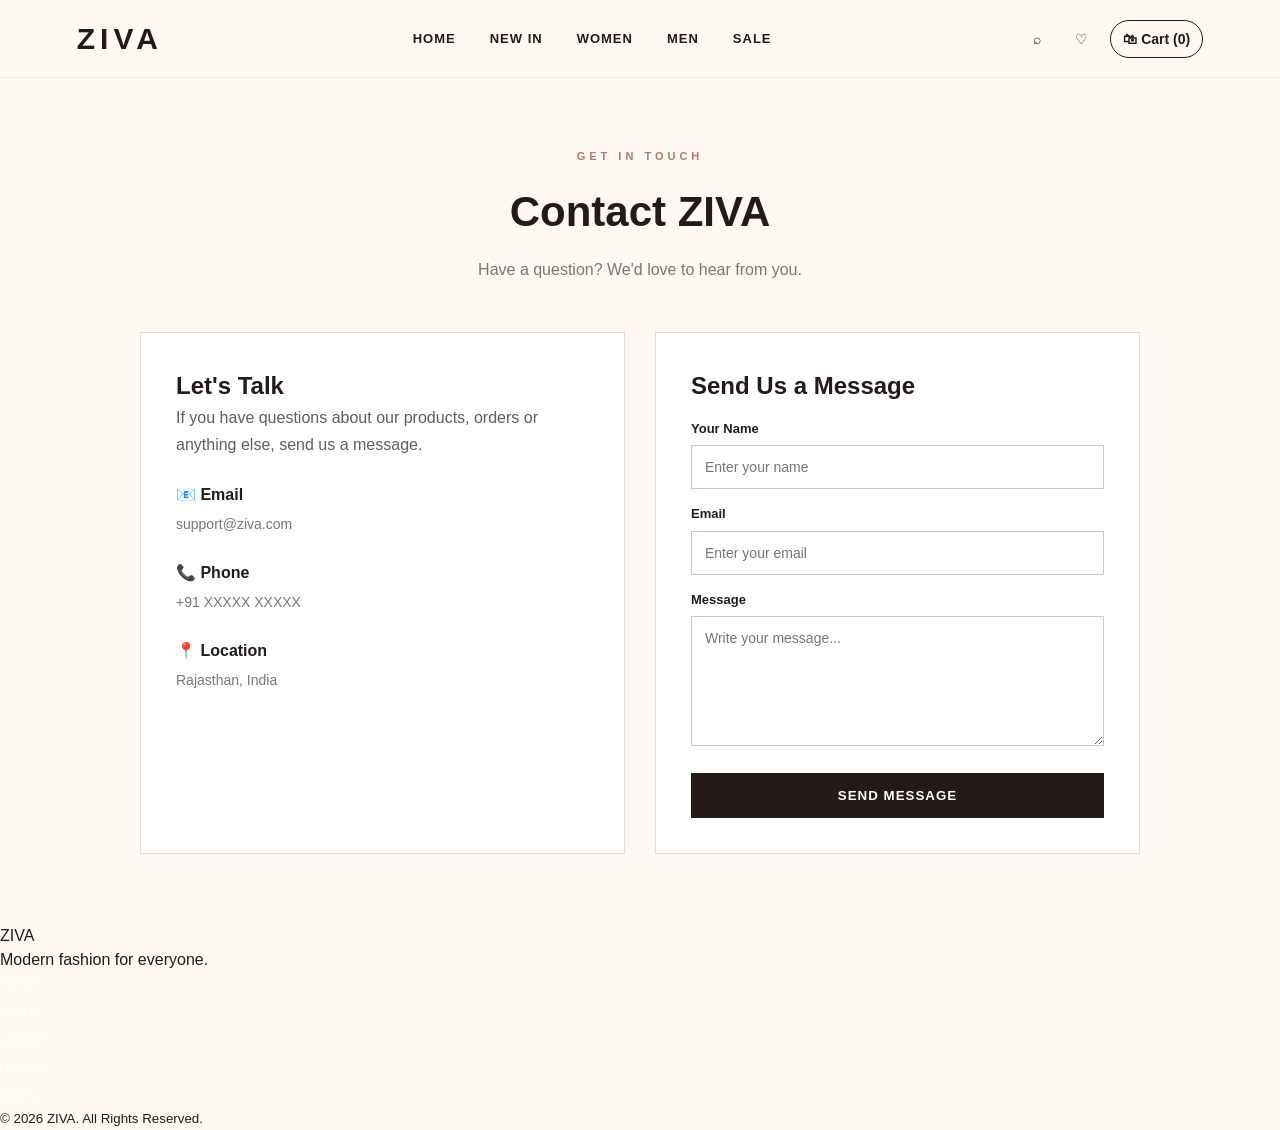
<file: contact.html>
<!DOCTYPE html>
<html lang="en">
<head>
    <meta charset="UTF-8">
    <meta name="viewport" content="width=device-width, initial-scale=1.0">

    <title>ZIVA | Contact Us</title>

    <link rel="stylesheet" href="style.css">

    <style>
        .contact-page {
            background: #fff8f3;
            min-height: 80vh;
            padding: 70px 7%;
        }

        .contact-heading {
            text-align: center;
            margin-bottom: 50px;
        }

        .contact-heading p {
            color: #b17b68;
            letter-spacing: 4px;
            font-size: 11px;
            font-weight: bold;
        }

        .contact-heading h1 {
            color: #241b19;
            font-size: 42px;
            margin: 15px 0;
        }

        .contact-heading span {
            color: #777;
        }

        .contact-container {
            max-width: 1000px;
            margin: auto;
            display: grid;
            grid-template-columns: 1fr 1fr;
            gap: 30px;
        }

        .contact-info,
        .contact-form {
            background: white;
            padding: 35px;
            border: 1px solid #eadbd3;
        }

        .contact-info h2,
        .contact-form h2 {
            color: #241b19;
            margin-top: 0;
        }

        .contact-info p {
            color: #665a56;
            line-height: 1.7;
        }

        .contact-item {
            margin-top: 25px;
        }

        .contact-item strong {
            display: block;
            color: #241b19;
            margin-bottom: 5px;
        }

        .contact-item span {
            color: #777;
            font-size: 14px;
        }

        .contact-form label {
            display: block;
            margin: 15px 0 7px;
            font-size: 13px;
            font-weight: bold;
            color: #241b19;
        }

        .contact-form input,
        .contact-form textarea {
            width: 100%;
            box-sizing: border-box;
            padding: 13px;
            border: 1px solid #d8c6bd;
            outline: none;
            font-family: inherit;
            font-size: 14px;
        }

        .contact-form textarea {
            height: 130px;
            resize: vertical;
        }

        .contact-form input:focus,
        .contact-form textarea:focus {
            border-color: #8b4f55;
        }

        .contact-submit {
            width: 100%;
            margin-top: 20px;
            padding: 15px;
            border: none;
            background: #241b19;
            color: white;
            font-weight: bold;
            letter-spacing: 1px;
            cursor: pointer;
        }

        .contact-submit:hover {
            background: #8b4f55;
        }

        @media (max-width: 750px) {
            .contact-page {
                padding: 50px 20px;
            }

            .contact-container {
                grid-template-columns: 1fr;
            }

            .contact-heading h1 {
                font-size: 34px;
            }
        }
    </style>
</head>

<body>

<header class="header">

    <div class="logo">ZIVA</div>

    <nav class="nav">
        <a href="index.html">Home</a>
        <a href="index.html">New In</a>
        <a href="index.html">Women</a>
        <a href="index.html">Men</a>
        <a href="index.html">Sale</a>
    </nav>

    <div class="header-actions">
        <button class="icon-btn">⌕</button>
        <button class="icon-btn">♡</button>
        <button class="cart-btn" id="cartButton">🛍 Cart (0)</button>
    </div>

</header>


<main class="contact-page">

    <div class="contact-heading">

        <p>GET IN TOUCH</p>

        <h1>Contact ZIVA</h1>

        <span>
            Have a question? We'd love to hear from you.
        </span>

    </div>


    <div class="contact-container">

        <div class="contact-info">

            <h2>Let's Talk</h2>

            <p>
                If you have questions about our products,
                orders or anything else, send us a message.
            </p>

            <div class="contact-item">
                <strong>📧 Email</strong>
                <span>support@ziva.com</span>
            </div>

            <div class="contact-item">
                <strong>📞 Phone</strong>
                <span>+91 XXXXX XXXXX</span>
            </div>

            <div class="contact-item">
                <strong>📍 Location</strong>
                <span>Rajasthan, India</span>
            </div>

        </div>


        <div class="contact-form">

            <h2>Send Us a Message</h2>

            <form onsubmit="sendMessage(event)">

                <label>Your Name</label>

                <input
                    type="text"
                    id="contactName"
                    placeholder="Enter your name"
                    required>


                <label>Email</label>

                <input
                    type="email"
                    id="contactEmail"
                    placeholder="Enter your email"
                    required>


                <label>Message</label>

                <textarea
                    id="contactMessage"
                    placeholder="Write your message..."
                    required></textarea>


                <button
                    type="submit"
                    class="contact-submit">
                    SEND MESSAGE
                </button>

            </form>

        </div>

    </div>

</main>


<footer>

    <div class="footer-logo">ZIVA</div>

    <p>Modern fashion for everyone.</p>

    <div class="footer-links">
        <a href="index.html">Home</a>
        <a href="about.html">About</a>
        <a href="contact.html">Contact</a>
        <a href="privacy.html">Privacy</a>
<a href="terms.html">Terms</a>
    </div>

    <small>
        © 2026 ZIVA. All Rights Reserved.
    </small>

</footer>


<script src="script.js"></script>

<script>
function sendMessage(event) {

    event.preventDefault();

    alert("Thank you! Your message has been received.");

    event.target.reset();
}
</script>

</body>
</html>
</file>
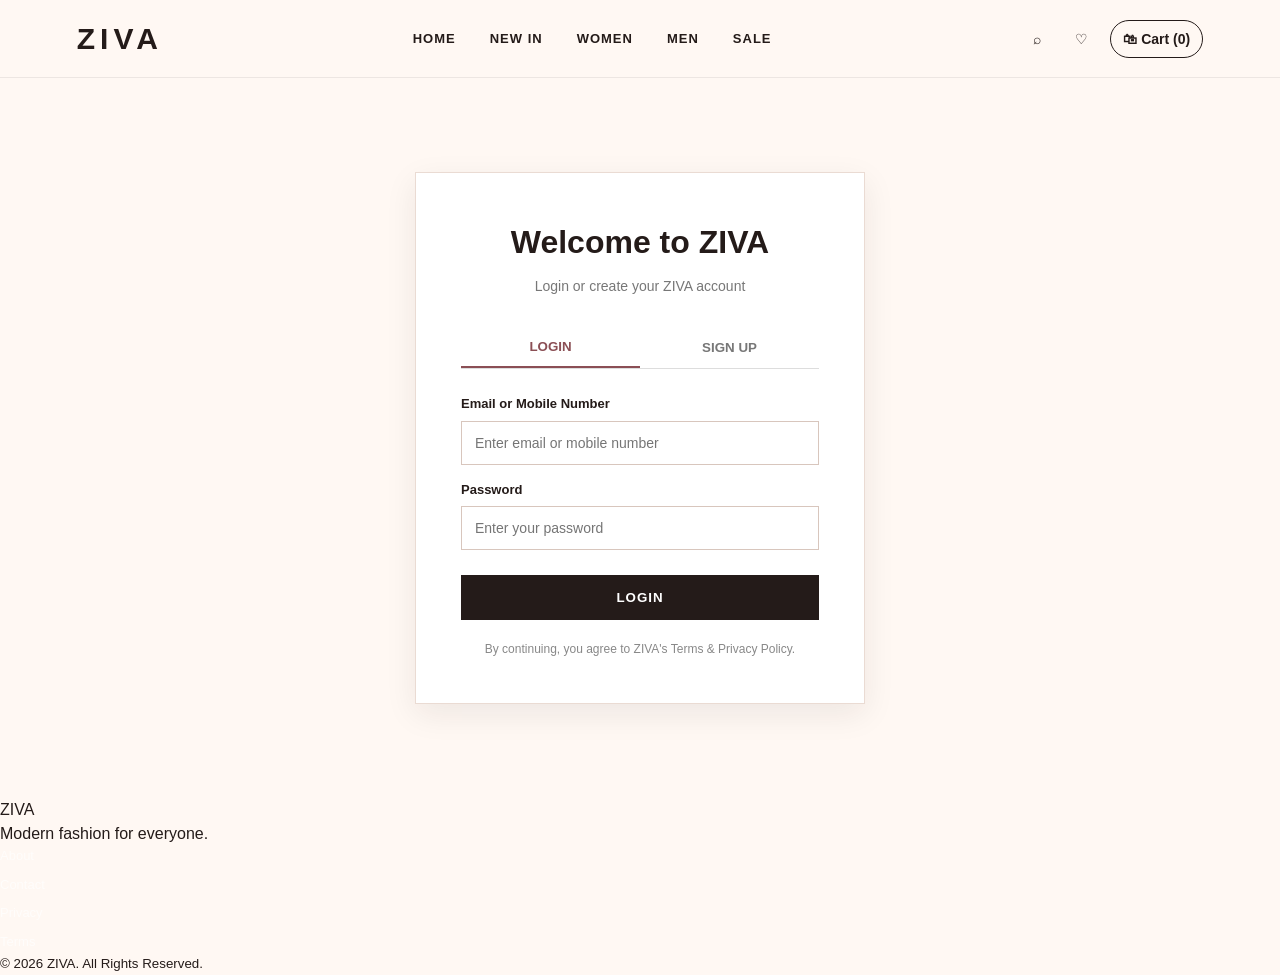
<file: login.html>
<!DOCTYPE html>
<html lang="en">
<head>
    <meta charset="UTF-8">
    <meta name="viewport" content="width=device-width, initial-scale=1.0">

    <title>ZIVA | Login</title>

    <link rel="stylesheet" href="style.css">

    <style>
        .auth-page {
            min-height: 80vh;
            display: flex;
            align-items: center;
            justify-content: center;
            padding: 60px 20px;
            background: #fff8f3;
        }

        .auth-box {
            width: 100%;
            max-width: 450px;
            background: white;
            padding: 45px;
            border: 1px solid #eadbd3;
            box-shadow: 0 10px 30px rgba(36,27,25,.08);
        }

        .auth-box h1 {
            text-align: center;
            color: #241b19;
            margin: 0 0 10px;
        }

        .auth-subtitle {
            text-align: center;
            color: #777;
            font-size: 14px;
            margin-bottom: 30px;
        }

        .auth-tabs {
            display: flex;
            margin-bottom: 25px;
            border-bottom: 1px solid #ddd;
        }

        .auth-tab {
            flex: 1;
            padding: 12px;
            border: none;
            background: transparent;
            color: #777;
            font-weight: bold;
            cursor: pointer;
        }

        .auth-tab.active {
            color: #8b4f55;
            border-bottom: 2px solid #8b4f55;
        }

        .auth-form {
            display: none;
        }

        .auth-form.active {
            display: block;
        }

        .auth-form label {
            display: block;
            margin: 15px 0 7px;
            font-size: 13px;
            font-weight: bold;
            color: #241b19;
        }

        .auth-form input {
            width: 100%;
            box-sizing: border-box;
            padding: 13px;
            border: 1px solid #d8c6bd;
            outline: none;
            font-size: 14px;
        }

        .auth-form input:focus {
            border-color: #8b4f55;
        }

        .auth-submit {
            width: 100%;
            margin-top: 25px;
            padding: 15px;
            border: none;
            background: #241b19;
            color: white;
            font-weight: bold;
            letter-spacing: 1px;
            cursor: pointer;
        }

        .auth-submit:hover {
            background: #8b4f55;
        }

        .auth-note {
            text-align: center;
            margin-top: 20px;
            color: #888;
            font-size: 12px;
        }

        .password-note {
            font-size: 11px;
            color: #888;
            margin-top: 6px;
        }

        @media (max-width: 500px) {
            .auth-box {
                padding: 30px 20px;
            }
        }
    </style>
</head>

<body>

<header class="header">

    <div class="logo">ZIVA</div>

    <nav class="nav">
        <a href="index.html">Home</a>
        <a href="index.html#new-in">New In</a>
        <a href="index.html#women-section">Women</a>
        <a href="index.html#men-section">Men</a>
        <a href="index.html#sale-section">Sale</a>
    </nav>

    <div class="header-actions">

        <button
            class="icon-btn"
            onclick="openSearch()">
            ⌕
        </button>

        <button
            class="icon-btn"
            onclick="window.location.href='login.html'">
            ♡
        </button>

        <button
            class="cart-btn"
            id="cartButton">
            🛍 Cart (0)
        </button>

    </div>

</header>


<main class="auth-page">

    <div class="auth-box">

        <h1>Welcome to ZIVA</h1>

        <p class="auth-subtitle">
            Login or create your ZIVA account
        </p>


        <!-- TABS -->

        <div class="auth-tabs">

            <button
                type="button"
                class="auth-tab active"
                onclick="showLogin()">
                LOGIN
            </button>

            <button
                type="button"
                class="auth-tab"
                onclick="showSignup()">
                SIGN UP
            </button>

        </div>


        <!-- LOGIN FORM -->

        <form
            id="loginForm"
            class="auth-form active"
            onsubmit="loginUser(event)">

            <label for="loginIdentifier">
                Email or Mobile Number
            </label>

            <input
                type="text"
                id="loginIdentifier"
                placeholder="Enter email or mobile number"
                autocomplete="username"
                required>


            <label for="loginPassword">
                Password
            </label>

            <input
                type="password"
                id="loginPassword"
                placeholder="Enter your password"
                autocomplete="current-password"
                required>


            <button
                type="submit"
                class="auth-submit">
                LOGIN
            </button>

        </form>


        <!-- SIGN UP FORM -->

        <form
            id="signupForm"
            class="auth-form"
            onsubmit="signupUser(event)">

            <label for="signupName">
                Full Name
            </label>

            <input
                type="text"
                id="signupName"
                placeholder="Enter your full name"
                autocomplete="name"
                required>


            <label for="signupIdentifier">
                Email or Mobile Number
            </label>

            <input
                type="text"
                id="signupIdentifier"
                placeholder="Enter email or mobile number"
                autocomplete="username"
                required>


            <label for="signupPassword">
                Password
            </label>

            <input
                type="password"
                id="signupPassword"
                placeholder="Create a password"
                autocomplete="new-password"
                minlength="6"
                required>

            <p class="password-note">
                Password must be at least 6 characters.
            </p>


            <button
                type="submit"
                class="auth-submit">
                CREATE ACCOUNT
            </button>

        </form>


        <p class="auth-note">
            By continuing, you agree to ZIVA's Terms & Privacy Policy.
        </p>

    </div>

</main>


<footer>

    <div class="footer-logo">ZIVA</div>

    <p>Modern fashion for everyone.</p>

    <div class="footer-links">
        <a href="about.html">About</a>
        <a href="contact.html">Contact</a>
        <a href="privacy.html">Privacy</a>
        <a href="terms.html">Terms</a>
    </div>

    <small>
        © 2026 ZIVA. All Rights Reserved.
    </small>

</footer>


<script src="script.js"></script>


<script>

/* =========================
   AUTH TABS
========================= */

function showLogin() {

    document.getElementById("loginForm")
        .classList.add("active");

    document.getElementById("signupForm")
        .classList.remove("active");

    document.querySelectorAll(".auth-tab")[0]
        .classList.add("active");

    document.querySelectorAll(".auth-tab")[1]
        .classList.remove("active");
}


function showSignup() {

    document.getElementById("signupForm")
        .classList.add("active");

    document.getElementById("loginForm")
        .classList.remove("active");

    document.querySelectorAll(".auth-tab")[1]
        .classList.add("active");

    document.querySelectorAll(".auth-tab")[0]
        .classList.remove("active");
}


/* =========================
   SIGN UP
========================= */

function signupUser(event) {

    event.preventDefault();

    const name =
        document.getElementById("signupName")
        .value
        .trim();

    const identifier =
        document.getElementById("signupIdentifier")
        .value
        .trim();

    const password =
        document.getElementById("signupPassword")
        .value;


    if (password.length < 6) {

        alert("Password must be at least 6 characters.");

        return;
    }


    if (identifier === "") {

        alert("Please enter your email or mobile number.");

        return;
    }


    const existingUser =
        JSON.parse(localStorage.getItem("zivaUser"));


    if (existingUser) {

        if (
            existingUser.identifier.toLowerCase() ===
            identifier.toLowerCase()
        ) {

            alert(
                "An account with this email or mobile number already exists."
            );

            showLogin();

            document.getElementById("loginIdentifier")
                .value = identifier;

            return;
        }
    }


    const user = {

        name: name,

        identifier: identifier,

        password: password,

        createdAt: new Date().toISOString()

    };


    localStorage.setItem(
        "zivaUser",
        JSON.stringify(user)
    );


    alert(
        "ZIVA account created successfully! Please login."
    );


    document.getElementById("signupForm").reset();

    showLogin();


    document.getElementById("loginIdentifier")
        .value = identifier;

}


/* =========================
   LOGIN
========================= */

function loginUser(event) {

    event.preventDefault();


    const identifier =
        document.getElementById("loginIdentifier")
        .value
        .trim();

    const password =
        document.getElementById("loginPassword")
        .value;


    const user =
        JSON.parse(localStorage.getItem("zivaUser"));


    if (!user) {

        alert(
            "Account not found. Please create an account first."
        );

        showSignup();

        return;
    }


    const identifierMatch =
        user.identifier.toLowerCase() ===
        identifier.toLowerCase();


    const passwordMatch =
        user.password === password;


    if (
        identifierMatch &&
        passwordMatch
    ) {

        localStorage.setItem(
            "zivaLoggedIn",
            "true"
        );


        localStorage.setItem(
            "zivaCurrentUser",
            JSON.stringify({
                name: user.name,
                identifier: user.identifier
            })
        );


        alert(
            "Welcome back to ZIVA, " +
            user.name +
            "!"
        );


        window.location.href = "index.html";

    } else {

        alert(
            "Email/mobile number or password is incorrect."
        );

    }

}


/* =========================
   LOGOUT
========================= */

function logoutUser() {

    localStorage.removeItem("zivaLoggedIn");

    localStorage.removeItem("zivaCurrentUser");

    alert("You have been logged out.");

    window.location.href = "login.html";
}

</script>

</body>
</html>
</file>
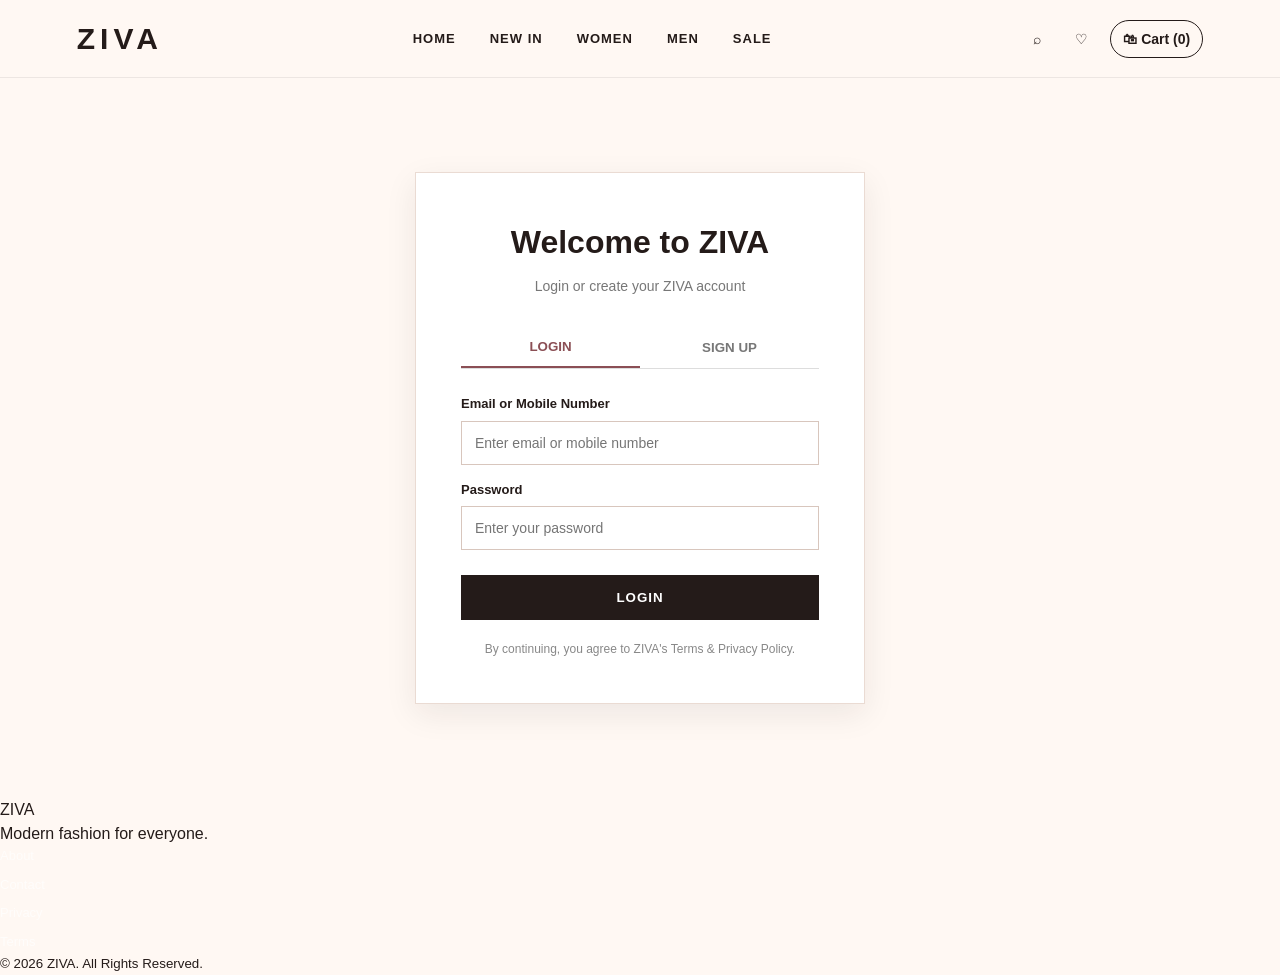
<file: my-orders.html>
<!DOCTYPE html>
<html lang="en">
<head>
  <meta charset="UTF-8">
  <meta name="viewport" content="width=device-width, initial-scale=1.0">

  <title>My Orders | ZIVA</title>

  <style>
    :root{
      --cream:#f8f3ed;
      --white:#ffffff;
      --black:#151515;
      --muted:#777;
      --border:#e8dfd6;
      --blush:#ead8d2;
      --brown:#73594c;
      --gold:#b18a4a;
      --green:#3d7656;
      --shadow:0 15px 45px rgba(35,25,20,.08);
    }

    *{
      box-sizing:border-box;
      margin:0;
      padding:0;
    }

    body{
      font-family:Arial, Helvetica, sans-serif;
      background:var(--cream);
      color:var(--black);
    }

    a{
      color:inherit;
      text-decoration:none;
    }

    button{
      font-family:inherit;
    }

    /* HEADER */
    .header{
      height:76px;
      background:rgba(255,255,255,.96);
      border-bottom:1px solid var(--border);
      display:flex;
      align-items:center;
      justify-content:space-between;
      padding:0 5%;
      position:sticky;
      top:0;
      z-index:100;
      backdrop-filter:blur(12px);
    }

    .logo{
      font-size:29px;
      font-weight:800;
      letter-spacing:5px;
    }

    .nav{
      display:flex;
      gap:28px;
      align-items:center;
    }

    .nav a{
      font-size:14px;
      font-weight:600;
      transition:.25s;
    }

    .nav a:hover{
      color:var(--brown);
    }

    .header-actions{
      display:flex;
      align-items:center;
      gap:10px;
    }

    .header-btn{
      border:1px solid var(--border);
      background:white;
      border-radius:30px;
      padding:10px 15px;
      cursor:pointer;
      font-size:13px;
      font-weight:600;
    }

    .header-btn:hover{
      background:var(--black);
      color:white;
    }

    /* PAGE */
    .page{
      width:min(1180px,92%);
      margin:0 auto;
      padding:55px 0 80px;
    }

    .page-head{
      margin-bottom:35px;
    }

    .eyebrow{
      color:var(--gold);
      text-transform:uppercase;
      letter-spacing:3px;
      font-size:11px;
      font-weight:700;
      margin-bottom:10px;
    }

    .page-head h1{
      font-family:Georgia,serif;
      font-size:42px;
      margin-bottom:10px;
    }

    .page-head p{
      color:var(--muted);
      font-size:15px;
    }

    /* USER CARD */
    .account-card{
      background:var(--black);
      color:white;
      border-radius:22px;
      padding:25px 28px;
      display:flex;
      align-items:center;
      justify-content:space-between;
      gap:20px;
      margin-bottom:30px;
      box-shadow:var(--shadow);
    }

    .account-info{
      display:flex;
      align-items:center;
      gap:16px;
    }

    .avatar{
      width:54px;
      height:54px;
      border-radius:50%;
      background:var(--blush);
      color:var(--black);
      display:flex;
      align-items:center;
      justify-content:center;
      font-weight:800;
      font-size:19px;
    }

    .account-info h3{
      font-size:17px;
      margin-bottom:5px;
    }

    .account-info p{
      color:#c9c9c9;
      font-size:13px;
    }

    .logout-btn{
      border:1px solid #555;
      background:transparent;
      color:white;
      border-radius:25px;
      padding:10px 17px;
      cursor:pointer;
      font-weight:600;
    }

    .logout-btn:hover{
      background:white;
      color:var(--black);
    }

    /* ORDER */
    .orders-list{
      display:flex;
      flex-direction:column;
      gap:22px;
    }

    .order-card{
      background:white;
      border:1px solid var(--border);
      border-radius:22px;
      overflow:hidden;
      box-shadow:0 8px 30px rgba(30,20,15,.04);
    }

    .order-top{
      padding:20px 24px;
      background:#fcfaf8;
      border-bottom:1px solid var(--border);
      display:flex;
      justify-content:space-between;
      gap:20px;
      flex-wrap:wrap;
    }

    .order-id{
      font-size:14px;
      font-weight:800;
      margin-bottom:6px;
    }

    .order-date{
      font-size:12px;
      color:var(--muted);
    }

    .status{
      display:inline-flex;
      align-items:center;
      gap:7px;
      background:#edf6ef;
      color:var(--green);
      border-radius:30px;
      padding:8px 13px;
      font-size:12px;
      font-weight:700;
    }

    .status-dot{
      width:7px;
      height:7px;
      border-radius:50%;
      background:var(--green);
    }

    /* TIMELINE */
    .timeline{
      padding:23px 24px 10px;
      display:flex;
      align-items:flex-start;
      justify-content:space-between;
      position:relative;
    }

    .timeline::before{
      content:"";
      position:absolute;
      left:11%;
      right:11%;
      top:35px;
      height:2px;
      background:#ddd;
      z-index:0;
    }

    .step{
      width:20%;
      text-align:center;
      position:relative;
      z-index:1;
    }

    .step-circle{
      width:25px;
      height:25px;
      border-radius:50%;
      background:#ddd;
      border:4px solid white;
      margin:0 auto 9px;
    }

    .step.active .step-circle{
      background:var(--black);
    }

    .step p{
      font-size:10px;
      color:#999;
      font-weight:600;
    }

    .step.active p{
      color:var(--black);
    }

    /* PRODUCTS */
    .order-products{
      padding:8px 24px 22px;
    }

    .product-row{
      display:flex;
      align-items:center;
      gap:16px;
      padding:15px 0;
      border-bottom:1px solid #eee;
    }

    .product-row:last-child{
      border-bottom:0;
    }

    .product-img{
      width:78px;
      height:94px;
      border-radius:12px;
      object-fit:cover;
      background:#eee;
    }

    .product-info{
      flex:1;
    }

    .product-info h3{
      font-size:15px;
      margin-bottom:7px;
    }

    .product-meta{
      color:var(--muted);
      font-size:12px;
      line-height:1.8;
    }

    .product-price{
      font-weight:800;
      font-size:15px;
      white-space:nowrap;
    }

    /* ORDER BOTTOM */
    .order-bottom{
      border-top:1px solid var(--border);
      padding:20px 24px;
      display:grid;
      grid-template-columns:1fr 1fr;
      gap:25px;
    }

    .info-title{
      font-size:11px;
      text-transform:uppercase;
      letter-spacing:1.5px;
      color:var(--muted);
      font-weight:700;
      margin-bottom:9px;
    }

    .info-text{
      font-size:13px;
      line-height:1.7;
    }

    .payment-box{
      text-align:right;
    }

    .amount-row{
      display:flex;
      justify-content:flex-end;
      gap:30px;
      font-size:13px;
      margin:5px 0;
    }

    .amount-row.total{
      font-size:17px;
      font-weight:800;
      margin-top:10px;
      padding-top:10px;
      border-top:1px solid var(--border);
    }

    .advance{
      color:var(--green);
      font-weight:700;
    }

    /* BUTTONS */
    .order-actions{
      padding:0 24px 24px;
      display:flex;
      gap:10px;
      justify-content:flex-end;
    }

    .btn{
      border-radius:28px;
      padding:11px 18px;
      cursor:pointer;
      font-size:13px;
      font-weight:700;
      border:1px solid var(--black);
    }

    .btn-primary{
      background:var(--black);
      color:white;
    }

    .btn-primary:hover{
      background:#333;
    }

    .btn-light{
      background:white;
      color:var(--black);
      border-color:var(--border);
    }

    .btn-light:hover{
      background:#f5eee8;
    }

    /* EMPTY */
    .empty{
      background:white;
      border:1px solid var(--border);
      border-radius:25px;
      padding:70px 25px;
      text-align:center;
      box-shadow:var(--shadow);
    }

    .empty-icon{
      width:70px;
      height:70px;
      border-radius:50%;
      background:#f2e7df;
      display:flex;
      align-items:center;
      justify-content:center;
      font-size:30px;
      margin:0 auto 20px;
    }

    .empty h2{
      font-family:Georgia,serif;
      font-size:27px;
      margin-bottom:10px;
    }

    .empty p{
      color:var(--muted);
      font-size:14px;
      margin-bottom:25px;
    }

    /* FOOTER */
    .footer{
      background:var(--black);
      color:white;
      text-align:center;
      padding:30px 20px;
      font-size:12px;
      color:#aaa;
    }

    /* TOAST */
    .toast{
      position:fixed;
      right:22px;
      bottom:22px;
      background:var(--black);
      color:white;
      padding:14px 18px;
      border-radius:12px;
      font-size:13px;
      opacity:0;
      transform:translateY(20px);
      pointer-events:none;
      transition:.3s;
      z-index:9999;
    }

    .toast.show{
      opacity:1;
      transform:translateY(0);
    }

    /* MOBILE */
    @media(max-width:800px){

      .header{
        height:auto;
        min-height:70px;
        padding:15px 4%;
        flex-wrap:wrap;
        gap:13px;
      }

      .nav{
        order:3;
        width:100%;
        overflow-x:auto;
        gap:20px;
        padding-bottom:3px;
      }

      .header-actions{
        margin-left:auto;
      }

      .page{
        width:94%;
        padding-top:35px;
      }

      .page-head h1{
        font-size:32px;
      }

      .account-card{
        align-items:flex-start;
        flex-direction:column;
      }

      .timeline{
        overflow-x:auto;
        min-width:560px;
      }

      .timeline-wrap{
        overflow-x:auto;
      }

      .order-bottom{
        grid-template-columns:1fr;
      }

      .payment-box{
        text-align:left;
      }

      .amount-row{
        justify-content:space-between;
      }

      .order-actions{
        justify-content:stretch;
        flex-direction:column;
      }

      .btn{
        width:100%;
      }
    }

    @media(max-width:500px){

      .logo{
        font-size:24px;
      }

      .header-btn{
        padding:8px 11px;
        font-size:12px;
      }

      .product-img{
        width:65px;
        height:80px;
      }

      .product-row{
        gap:11px;
      }

      .product-price{
        font-size:13px;
      }

      .order-top,
      .order-products,
      .order-bottom,
      .order-actions{
        padding-left:17px;
        padding-right:17px;
      }
    }
  </style>
</head>

<body>

<header class="header">

  <a href="index.html" class="logo">ZIVA</a>

  <nav class="nav">
    <a href="index.html#new-in">New In</a>
    <a href="index.html#women-section">Women</a>
    <a href="index.html#mens-section">Men</a>
    <a href="index.html#trending-section">Trending</a>
    <a href="index.html#sale-section">Sale</a>
  </nav>

  <div class="header-actions">
    <button class="header-btn" onclick="window.location.href='cart.html'">
      🛍 Cart
    </button>

    <button class="header-btn" onclick="window.location.href='index.html'">
      Shop
    </button>
  </div>

</header>


<main class="page">

  <section class="page-head">

    <div class="eyebrow">ZIVA Account</div>

    <h1>My Orders</h1>

    <p>
      Track and manage your ZIVA orders in one place.
    </p>

  </section>


  <!-- ACCOUNT -->
  <section class="account-card">

    <div class="account-info">

      <div class="avatar" id="userAvatar">
        Z
      </div>

      <div>
        <h3 id="userName">
          ZIVA Customer
        </h3>

        <p id="userIdentifier">
          Your account
        </p>
      </div>

    </div>

    <button class="logout-btn" onclick="logoutZiva()">
      Logout
    </button>

  </section>


  <!-- ORDERS -->
  <section id="ordersContainer"></section>

</main>


<footer class="footer">
  © 2026 ZIVA. All rights reserved.
</footer>


<div class="toast" id="toast"></div>


<script>

  /* =========================
     LOGIN CHECK
  ========================= */

  function isLoggedIn(){

    return localStorage.getItem("zivaLoggedIn") === "true";

  }


  /* =========================
     CURRENT USER
  ========================= */

  function getCurrentUser(){

    try{

      return JSON.parse(
        localStorage.getItem("zivaCurrentUser") || "{}"
      );

    }catch(error){

      return {};

    }

  }


  /* =========================
     FORMAT PRICE
  ========================= */

  function formatPrice(value){

    return "₹" + Number(value || 0).toLocaleString("en-IN");

  }


  /* =========================
     FORMAT DATE
  ========================= */

  function formatDate(dateValue){

    if(!dateValue){

      return "Date unavailable";

    }

    const date = new Date(dateValue);

    if(isNaN(date.getTime())){

      return "Date unavailable";

    }

    return date.toLocaleDateString("en-IN",{

      day:"2-digit",
      month:"short",
      year:"numeric"

    });

  }


  /* =========================
     FORMAT TIME
  ========================= */

  function formatTime(dateValue){

    if(!dateValue){

      return "";

    }

    const date = new Date(dateValue);

    if(isNaN(date.getTime())){

      return "";

    }

    return date.toLocaleTimeString("en-IN",{

      hour:"2-digit",
      minute:"2-digit"

    });

  }


  /* =========================
     IMAGE
  ========================= */

  function getProductImage(product){

    if(!product){

      return "";

    }

    if(product.image){

      return product.image;

    }

    if(Array.isArray(product.images) && product.images.length){

      return product.images[0];

    }

    return "";

  }


  /* =========================
     GET ORDERS
  ========================= */

  function getOrders(){

    try{

      const orders = JSON.parse(
        localStorage.getItem("zivaOrders") || "[]"
      );

      return Array.isArray(orders) ? orders : [];

    }catch(error){

      return [];

    }

  }


  /* =========================
     ORDER STATUS
  ========================= */

  function getOrderStatus(order){

    /*
      Current testing system starts
      every order as "Placed".
      Later backend will update this.
    */

    return order.status || "Placed";

  }


  /* =========================
     INITIALS
  ========================= */

  function getInitial(name){

    if(!name){

      return "Z";

    }

    return name.trim().charAt(0).toUpperCase();

  }


  /* =========================
     USER
  ========================= */

  function renderUser(){

    const user = getCurrentUser();

    const name =
      user.name ||
      "ZIVA Customer";

    const identifier =
      user.identifier ||
      "";

    document.getElementById("userName").textContent = name;

    document.getElementById("userIdentifier").textContent =
      identifier;

    document.getElementById("userAvatar").textContent =
      getInitial(name);

  }


  /* =========================
     ORDER ITEMS
  ========================= */

  function getOrderItems(order){

    if(Array.isArray(order.items)){

      return order.items;

    }

    if(order.product){

      return [order.product];

    }

    return [];

  }


  /* =========================
     RENDER PRODUCT
  ========================= */

  function renderProduct(product){

    const image =
      getProductImage(product);

    const name =
      product.name ||
      "ZIVA Product";

    const price =
      Number(product.price || 0);

    const quantity =
      Number(product.quantity || 1);

    const sizeText = [

      product.tshirtSize
        ? "T-Shirt: " + product.tshirtSize
        : "",

      product.pantSize
        ? "Waist: " + product.pantSize
        : "",

      product.size
        ? "Size: " + product.size
        : ""

    ].filter(Boolean).join(" • ");

    return `

      <div class="product-row">

        ${
          image
          ?
          `<img
            class="product-img"
            src="${image}"
            alt="${name}"
          >`
          :
          `<div class="product-img"></div>`
        }

        <div class="product-info">

          <h3>
            ${name}
          </h3>

          <div class="product-meta">

            ${
              sizeText
              ?
              sizeText + "<br>"
              :
              ""
            }

            Quantity: ${quantity}

          </div>

        </div>

        <div class="product-price">

          ${formatPrice(price * quantity)}

        </div>

      </div>

    `;

  }


  /* =========================
     RENDER TIMELINE
  ========================= */

  function renderTimeline(status){

    const statuses = [

      "Placed",
      "Confirmed",
      "Shipped",
      "Out for Delivery",
      "Delivered"

    ];

    const currentIndex =
      Math.max(
        0,
        statuses.indexOf(status)
      );

    return `

      <div class="timeline-wrap">

        <div class="timeline">

          ${statuses.map((item,index)=>`

            <div class="step ${
              index <= currentIndex
              ? "active"
              : ""
            }">

              <div class="step-circle"></div>

              <p>
                ${item}
              </p>

            </div>

          `).join("")}

        </div>

      </div>

    `;

  }


  /* =========================
     RENDER ORDER
  ========================= */

  function renderOrder(order,index){

    const items =
      getOrderItems(order);

    const status =
      getOrderStatus(order);

    const subtotal =
      Number(
        order.subtotal ??
        order.total ??
        0
      );

    const paymentMethod =
      order.paymentMethod ||
      order.payment ||
      "Online Payment";

    const isCOD =
      paymentMethod
        .toLowerCase()
        .includes("cod");

    const advance =
      isCOD
      ?
      Number(
        order.codAdvance ??
        order.advance ??
        250
      )
      :
      0;

    const remaining =
      isCOD
      ?
      Math.max(
        0,
        subtotal - advance
      )
      :
      0;

    const orderId =
      order.orderId ||
      order.id ||
      ("ZIVA-" + String(index+1).padStart(5,"0"));

    const orderDate =
      order.createdAt ||
      order.date ||
      new Date().toISOString();

    const address = [

      order.address,
      order.city,
      order.state,
      order.pincode ||
      order.pin

    ].filter(Boolean).join(", ");

    const customerName =
      order.name ||
      order.customerName ||
      "Customer";

    const phone =
      order.phone ||
      "";

    return `

      <article class="order-card">

        <!-- TOP -->

        <div class="order-top">

          <div>

            <div class="order-id">

              Order #${orderId}

            </div>

            <div class="order-date">

              ${formatDate(orderDate)}
              ${formatTime(orderDate)}

            </div>

          </div>

          <div class="status">

            <span class="status-dot"></span>

            ${status}

          </div>

        </div>


        <!-- TIMELINE -->

        ${renderTimeline(status)}


        <!-- PRODUCTS -->

        <div class="order-products">

          ${
            items.length
            ?
            items.map(renderProduct).join("")
            :
            `
              <div class="product-meta">
                Product details unavailable.
              </div>
            `
          }

        </div>


        <!-- DETAILS -->

        <div class="order-bottom">

          <div>

            <div class="info-title">
              Delivery Details
            </div>

            <div class="info-text">

              <strong>
                ${customerName}
              </strong>

              ${
                phone
                ?
                `<br>${phone}`
                :
                ""
              }

              ${
                address
                ?
                `<br>${address}`
                :
                ""
              }

            </div>

          </div>


          <div class="payment-box">

            <div class="info-title">
              Payment
            </div>

            <div class="info-text">

              ${
                isCOD
                ?
                "Cash on Delivery"
                :
                "Online Payment"
              }

            </div>

            <div class="amount-row">

              <span>
                Order Value
              </span>

              <strong>
                ${formatPrice(subtotal)}
              </strong>

            </div>

            ${
              isCOD
              ?
              `

                <div class="amount-row">

                  <span>
                    Advance Paid
                  </span>

                  <strong class="advance">
                    ${formatPrice(advance)}
                  </strong>

                </div>

                <div class="amount-row">

                  <span>
                    Pay at Delivery
                  </span>

                  <strong>
                    ${formatPrice(remaining)}
                  </strong>

                </div>

              `
              :
              ""
            }

            <div class="amount-row total">

              <span>
                Total
              </span>

              <strong>
                ${formatPrice(subtotal)}
              </strong>

            </div>

          </div>

        </div>


        <!-- ACTIONS -->

        <div class="order-actions">

          <button
            class="btn btn-light"
            onclick="viewOrder('${orderId}')"
          >
            View Details
          </button>

          <button
            class="btn btn-primary"
            onclick="continueShopping()"
          >
            Continue Shopping
          </button>

        </div>

      </article>

    `;

  }


  /* =========================
     RENDER ALL ORDERS
  ========================= */

  function renderOrders(){

    const container =
      document.getElementById("ordersContainer");

    const orders =
      getOrders();

    if(!orders.length){

      container.innerHTML = `

        <div class="empty">

          <div class="empty-icon">
            🛍
          </div>

          <h2>
            No orders yet
          </h2>

          <p>
            You haven't placed an order with ZIVA yet.
            Discover our latest collection and start shopping.
          </p>

          <button
            class="btn btn-primary"
            onclick="continueShopping()"
          >
            Start Shopping
          </button>

        </div>

      `;

      return;

    }

    /*
      Newest order first
    */

    orders.sort((a,b)=>{

      const dateA =
        new Date(
          a.createdAt ||
          a.date ||
          0
        ).getTime();

      const dateB =
        new Date(
          b.createdAt ||
          b.date ||
          0
        ).getTime();

      return dateB - dateA;

    });

    container.innerHTML =
      `<div class="orders-list">
        ${
          orders.map(
            (order,index)=>
              renderOrder(order,index)
          ).join("")
        }
      </div>`;

  }


  /* =========================
     VIEW ORDER
  ========================= */

  function viewOrder(orderId){

    const orders =
      getOrders();

    const order =
      orders.find(item =>

        String(
          item.orderId ||
          item.id
        ) === String(orderId)

      );

    if(!order){

      showToast(
        "Order details not available."
      );

      return;

    }

    /*
      Store selected order so a
      future order-details page
      can use it.
    */

    localStorage.setItem(
      "zivaSelectedOrder",
      JSON.stringify(order)
    );

    /*
      For now show a professional
      simple notification.
    */

    showToast(
      "Order details selected."
    );

  }


  /* =========================
     SHOPPING
  ========================= */

  function continueShopping(){

    window.location.href =
      "index.html";

  }


  /* =========================
     LOGOUT
  ========================= */

  function logoutZiva(){

    localStorage.removeItem(
      "zivaLoggedIn"
    );

    localStorage.removeItem(
      "zivaCurrentUser"
    );

    window.location.href =
      "login.html";

  }


  /* =========================
     TOAST
  ========================= */

  function showToast(message){

    const toast =
      document.getElementById("toast");

    toast.textContent =
      message;

    toast.classList.add("show");

    setTimeout(()=>{

      toast.classList.remove("show");

    },2500);

  }


  /* =========================
     START
  ========================= */

  document.addEventListener(
    "DOMContentLoaded",
    function(){

      if(!isLoggedIn()){

        window.location.href =
          "login.html";

        return;

      }

      renderUser();

      renderOrders();

    }
  );

</script>

</body>
</html>
</file>
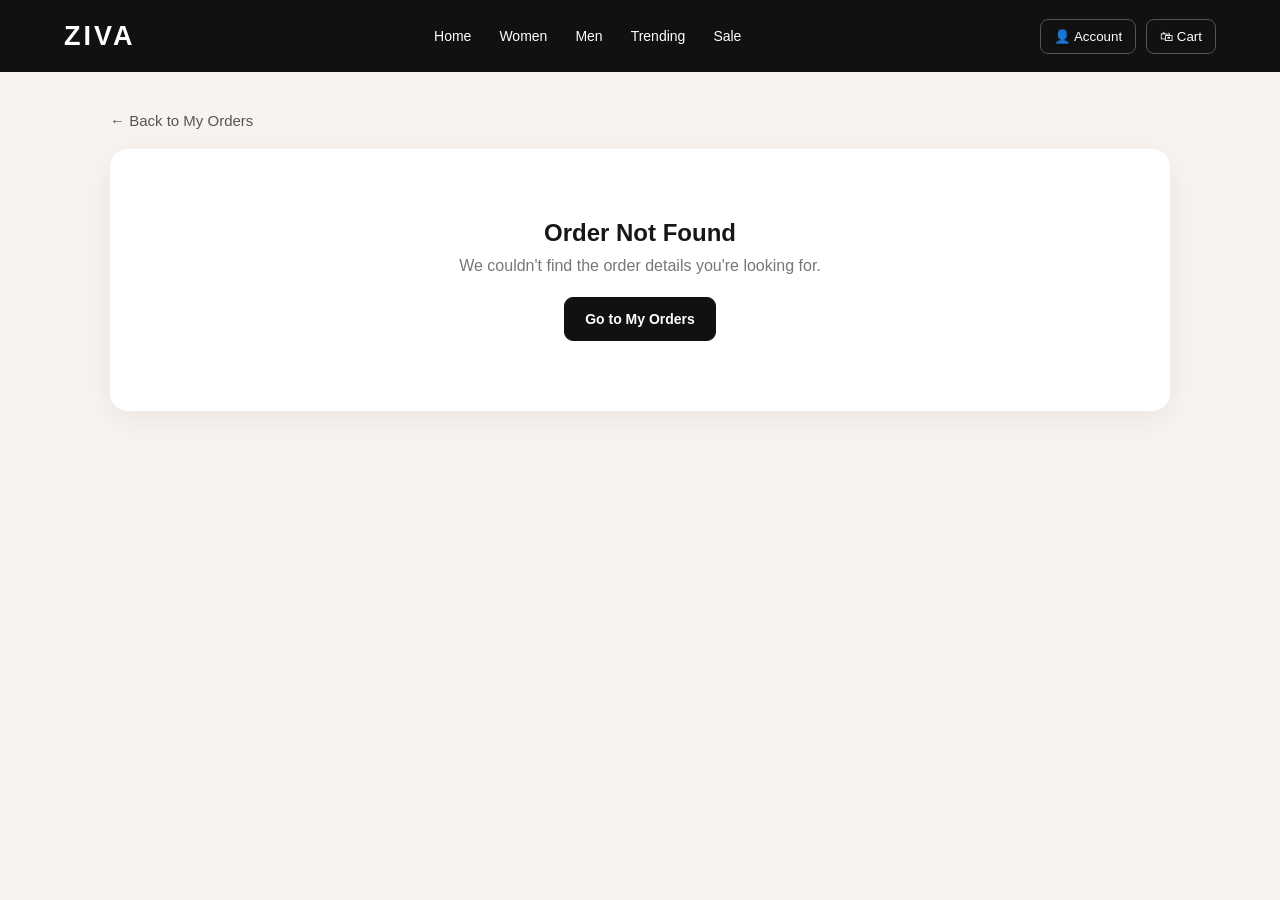
<file: order-details.html>
<!DOCTYPE html>
<html lang="en">
<head>
  <meta charset="UTF-8">
  <meta name="viewport" content="width=device-width, initial-scale=1.0">
  <title>Order Details | ZIVA</title>

  <style>
    *{
      box-sizing:border-box;
      margin:0;
      padding:0;
    }

    body{
      font-family:Arial, Helvetica, sans-serif;
      background:#f8f3ee;
      color:#171717;
    }

    .header{
      height:72px;
      background:#111;
      color:#fff;
      display:flex;
      align-items:center;
      justify-content:space-between;
      padding:0 5%;
      position:sticky;
      top:0;
      z-index:100;
    }

    .logo{
      color:#fff;
      text-decoration:none;
      font-size:27px;
      font-weight:800;
      letter-spacing:3px;
    }

    .nav{
      display:flex;
      gap:28px;
    }

    .nav a{
      color:#fff;
      text-decoration:none;
      font-size:14px;
      transition:.2s;
    }

    .nav a:hover{
      color:#d8a47f;
    }

    .header-actions{
      display:flex;
      align-items:center;
      gap:10px;
    }

    .header-btn{
      background:transparent;
      border:1px solid #555;
      color:#fff;
      padding:9px 13px;
      border-radius:8px;
      cursor:pointer;
    }

    .container{
      max-width:1100px;
      margin:40px auto;
      padding:0 20px;
    }

    .back-btn{
      border:0;
      background:transparent;
      color:#555;
      cursor:pointer;
      font-size:15px;
      margin-bottom:20px;
    }

    .back-btn:hover{
      color:#000;
    }

    .top-card{
      background:#fff;
      border-radius:18px;
      padding:28px;
      box-shadow:0 8px 30px rgba(0,0,0,.06);
      margin-bottom:22px;
    }

    .top-row{
      display:flex;
      justify-content:space-between;
      align-items:flex-start;
      gap:20px;
    }

    .small-label{
      color:#777;
      font-size:13px;
      margin-bottom:6px;
    }

    .order-id{
      font-size:22px;
      font-weight:800;
    }

    .order-date{
      color:#777;
      margin-top:8px;
      font-size:14px;
    }

    .status{
      display:inline-block;
      background:#e8f7ed;
      color:#218447;
      padding:8px 14px;
      border-radius:30px;
      font-size:13px;
      font-weight:700;
    }

    .section{
      background:#fff;
      border-radius:18px;
      padding:28px;
      margin-bottom:22px;
      box-shadow:0 8px 30px rgba(0,0,0,.06);
    }

    .section-title{
      font-size:20px;
      margin-bottom:22px;
    }

    /* TIMELINE */

    .timeline{
      display:flex;
      justify-content:space-between;
      position:relative;
      margin:20px 10px 5px;
    }

    .timeline::before{
      content:"";
      position:absolute;
      top:17px;
      left:8%;
      right:8%;
      height:2px;
      background:#ddd;
      z-index:0;
    }

    .step{
      position:relative;
      z-index:1;
      text-align:center;
      width:20%;
    }

    .circle{
      width:34px;
      height:34px;
      margin:0 auto 10px;
      border-radius:50%;
      background:#ddd;
      display:flex;
      align-items:center;
      justify-content:center;
      font-size:14px;
      font-weight:700;
      color:#666;
    }

    .step.active .circle{
      background:#171717;
      color:#fff;
    }

    .step-title{
      font-size:12px;
      font-weight:700;
    }

    .step-date{
      font-size:11px;
      color:#999;
      margin-top:5px;
    }

    /* PRODUCTS */

    .product-item{
      display:flex;
      gap:18px;
      padding:18px 0;
      border-bottom:1px solid #eee;
    }

    .product-item:last-child{
      border-bottom:0;
    }

    .product-image{
      width:105px;
      height:125px;
      border-radius:12px;
      object-fit:cover;
      background:#eee;
    }

    .product-info{
      flex:1;
    }

    .product-name{
      font-size:17px;
      font-weight:700;
      margin-bottom:8px;
    }

    .product-meta{
      color:#777;
      font-size:13px;
      line-height:1.8;
    }

    .product-price{
      font-size:16px;
      font-weight:700;
      margin-top:10px;
    }

    /* GRID */

    .details-grid{
      display:grid;
      grid-template-columns:1fr 1fr;
      gap:22px;
    }

    .info-box{
      background:#faf7f4;
      border-radius:12px;
      padding:18px;
    }

    .info-box h3{
      font-size:15px;
      margin-bottom:12px;
    }

    .info-box p{
      font-size:14px;
      color:#666;
      line-height:1.7;
    }

    /* PAYMENT */

    .payment-row{
      display:flex;
      justify-content:space-between;
      padding:10px 0;
      font-size:14px;
      color:#555;
    }

    .payment-row.total{
      border-top:1px solid #ddd;
      margin-top:10px;
      padding-top:16px;
      font-size:18px;
      color:#111;
      font-weight:800;
    }

    .advance{
      color:#b27642;
      font-weight:700;
    }

    .free{
      color:#208548;
      font-weight:700;
    }

    .testing{
      margin-top:18px;
      padding:14px;
      background:#fff8e7;
      border:1px solid #f0d99b;
      border-radius:10px;
      color:#765b20;
      font-size:13px;
      line-height:1.6;
    }

    /* BUTTONS */

    .bottom-actions{
      display:flex;
      gap:12px;
      margin-top:25px;
    }

    .primary-btn,
    .secondary-btn{
      padding:13px 20px;
      border-radius:9px;
      cursor:pointer;
      font-size:14px;
      font-weight:700;
    }

    .primary-btn{
      background:#111;
      color:#fff;
      border:1px solid #111;
    }

    .secondary-btn{
      background:#fff;
      color:#111;
      border:1px solid #ccc;
    }

    .primary-btn:hover{
      background:#333;
    }

    .secondary-btn:hover{
      background:#f5f5f5;
    }

    .empty{
      text-align:center;
      padding:70px 20px;
      background:#fff;
      border-radius:18px;
      box-shadow:0 8px 30px rgba(0,0,0,.06);
    }

    .empty h2{
      margin-bottom:10px;
    }

    .empty p{
      color:#777;
      margin-bottom:22px;
    }

    /* MOBILE */

    @media(max-width:768px){

      .header{
        height:auto;
        padding:16px 5%;
        flex-wrap:wrap;
        gap:14px;
      }

      .nav{
        order:3;
        width:100%;
        justify-content:center;
        gap:16px;
        overflow-x:auto;
      }

      .nav a{
        font-size:12px;
        white-space:nowrap;
      }

      .header-actions{
        gap:5px;
      }

      .header-btn{
        padding:7px 9px;
        font-size:12px;
      }

      .container{
        margin:25px auto;
      }

      .top-card,
      .section{
        padding:20px;
      }

      .top-row{
        flex-direction:column;
      }

      .details-grid{
        grid-template-columns:1fr;
      }

      .timeline{
        margin-left:0;
        margin-right:0;
      }

      .timeline::before{
        left:10%;
        right:10%;
      }

      .step-title{
        font-size:10px;
      }

      .step-date{
        display:none;
      }

      .product-image{
        width:85px;
        height:105px;
      }

      .product-name{
        font-size:15px;
      }

      .bottom-actions{
        flex-direction:column;
      }

      .primary-btn,
      .secondary-btn{
        width:100%;
      }
    }
  </style>
</head>

<body>

<header class="header">

  <a href="index.html" class="logo">ZIVA</a>

  <nav class="nav">
    <a href="index.html">Home</a>
    <a href="index.html#women-section">Women</a>
    <a href="index.html#mens-section">Men</a>
    <a href="index.html#trending-section">Trending</a>
    <a href="index.html#sale-section">Sale</a>
  </nav>

  <div class="header-actions">
    <button class="header-btn" onclick="goAccount()">👤 Account</button>
    <button class="header-btn" onclick="goCart()">🛍 Cart</button>
  </div>

</header>


<main class="container">

  <button class="back-btn" onclick="goOrders()">← Back to My Orders</button>

  <div id="orderContainer"></div>

</main>


<script>

  function getOrders(){
    try{
      return JSON.parse(localStorage.getItem("zivaOrders")) || [];
    }catch(error){
      return [];
    }
  }


  function getSelectedOrder(){

    try{
      return JSON.parse(localStorage.getItem("zivaSelectedOrder"));
    }catch(error){
      return null;
    }

  }


  function formatDate(dateValue){

    if(!dateValue) return "—";

    const date = new Date(dateValue);

    if(isNaN(date.getTime())){
      return dateValue;
    }

    return date.toLocaleDateString("en-IN",{
      day:"2-digit",
      month:"short",
      year:"numeric"
    });

  }


  function money(value){

    return "₹" + Number(value || 0).toLocaleString("en-IN");

  }


  function getProductImage(product){

    if(!product) return "";

    if(product.image){
      return product.image;
    }

    if(product.images && product.images.length){
      return product.images[0];
    }

    return "";

  }


  function getProductType(product){

    if(!product) return "";

    if(product.type === "tshirt"){
      return "T-Shirt";
    }

    if(product.type === "pant"){
      return "Pant";
    }

    if(product.type === "set" || product.type === "co-ord"){
      return "Co-ord / Set";
    }

    return product.category || "";

  }


  function renderProducts(order){

    const products = order.items || order.products || [];

    if(!products.length){

      return `
        <div style="color:#777;">
          No product information found for this order.
        </div>
      `;

    }


    return products.map(product => {

      const image = getProductImage(product);

      const quantity = Number(product.quantity || 1);

      const price = Number(
        product.price ||
        product.salePrice ||
        0
      );

      let sizeText = [];

      if(product.tshirtSize){
        sizeText.push("T-Shirt: " + product.tshirtSize);
      }

      if(product.pantSize){
        sizeText.push("Pant: " + product.pantSize);
      }

      if(product.size && !sizeText.length){
        sizeText.push("Size: " + product.size);
      }

      return `
        <div class="product-item">

          ${
            image
            ? `<img class="product-image"
                    src="${image}"
                    alt="${product.name || "ZIVA Product"}"
                    onerror="this.style.display='none';">`
            : `<div class="product-image"></div>`
          }

          <div class="product-info">

            <div class="product-name">
              ${product.name || "ZIVA Product"}
            </div>

            <div class="product-meta">

              ${
                getProductType(product)
                ? `Category: ${getProductType(product)}<br>`
                : ""
              }

              ${
                sizeText.length
                ? sizeText.join(" • ") + "<br>"
                : ""
              }

              Quantity: ${quantity}

            </div>

            <div class="product-price">
              ${money(price)} × ${quantity}
            </div>

          </div>

        </div>
      `;

    }).join("");

  }


  function getSubtotal(order){

    if(typeof order.subtotal === "number"){
      return order.subtotal;
    }

    if(typeof order.total === "number"){
      return order.total;
    }

    const products = order.items || order.products || [];

    return products.reduce((sum,product)=>{

      const price = Number(
        product.price ||
        product.salePrice ||
        0
      );

      const quantity = Number(product.quantity || 1);

      return sum + (price * quantity);

    },0);

  }


  function renderOrder(){

    const container = document.getElementById("orderContainer");

    const order = getSelectedOrder();

    if(!order){

      container.innerHTML = `
        <div class="empty">

          <h2>Order Not Found</h2>

          <p>
            We couldn't find the order details you're looking for.
          </p>

          <button
            class="primary-btn"
            onclick="goOrders()">
            Go to My Orders
          </button>

        </div>
      `;

      return;

    }


    const subtotal = getSubtotal(order);

    const paymentMethod =
      String(
        order.paymentMethod ||
        order.payment ||
        "Online Payment"
      ).toLowerCase();

    const isCOD =
      paymentMethod.includes("cod") ||
      paymentMethod.includes("cash");


    const customer =
      order.customer ||
      order.customerDetails ||
      {};

    const address =
      order.address ||
      order.deliveryAddress ||
      {};


    const customerName =
      order.name ||
      customer.name ||
      "Customer";


    const phone =
      order.phone ||
      customer.phone ||
      "—";


    const email =
      order.email ||
      customer.email ||
      "—";


    const fullAddress =
      order.fullAddress ||
      address.fullAddress ||
      address.address ||
      [
        address.addressLine,
        address.city,
        address.state,
        address.pin
      ].filter(Boolean).join(", ") ||
      "—";


    const city =
      order.city ||
      address.city ||
      "—";


    const state =
      order.state ||
      address.state ||
      "—";


    const pin =
      order.pin ||
      order.pincode ||
      address.pin ||
      address.pincode ||
      "—";


    const orderId =
      order.orderId ||
      order.id ||
      "ZIVA-ORDER";


    const orderDate =
      order.createdAt ||
      order.date ||
      new Date().toISOString();


    const status =
      order.status ||
      "Placed";


    let activeStep = 1;

    const statusLower = String(status).toLowerCase();

    if(statusLower.includes("confirmed")){
      activeStep = 2;
    }

    if(statusLower.includes("shipped")){
      activeStep = 3;
    }

    if(
      statusLower.includes("out for delivery") ||
      statusLower.includes("out-for-delivery")
    ){
      activeStep = 4;
    }

    if(statusLower.includes("delivered")){
      activeStep = 5;
    }


    container.innerHTML = `

      <!-- ORDER HEADER -->

      <section class="top-card">

        <div class="top-row">

          <div>

            <div class="small-label">
              Order ID
            </div>

            <div class="order-id">
              ${orderId}
            </div>

            <div class="order-date">
              Placed on ${formatDate(orderDate)}
            </div>

          </div>

          <div>
            <span class="status">
              ${status}
            </span>
          </div>

        </div>

      </section>


      <!-- TRACKING -->

      <section class="section">

        <h2 class="section-title">
          Order Tracking
        </h2>

        <div class="timeline">

          <div class="step ${activeStep >= 1 ? "active" : ""}">

            <div class="circle">✓</div>

            <div class="step-title">
              Placed
            </div>

            <div class="step-date">
              ${activeStep >= 1 ? formatDate(orderDate) : ""}
            </div>

          </div>


          <div class="step ${activeStep >= 2 ? "active" : ""}">

            <div class="circle">
              ${activeStep >= 2 ? "✓" : "2"}
            </div>

            <div class="step-title">
              Confirmed
            </div>

          </div>


          <div class="step ${activeStep >= 3 ? "active" : ""}">

            <div class="circle">
              ${activeStep >= 3 ? "✓" : "3"}
            </div>

            <div class="step-title">
              Shipped
            </div>

          </div>


          <div class="step ${activeStep >= 4 ? "active" : ""}">

            <div class="circle">
              ${activeStep >= 4 ? "✓" : "4"}
            </div>

            <div class="step-title">
              Out for Delivery
            </div>

          </div>


          <div class="step ${activeStep >= 5 ? "active" : ""}">

            <div class="circle">
              ${activeStep >= 5 ? "✓" : "5"}
            </div>

            <div class="step-title">
              Delivered
            </div>

          </div>

        </div>

      </section>


      <!-- PRODUCTS -->

      <section class="section">

        <h2 class="section-title">
          Ordered Items
        </h2>

        ${renderProducts(order)}

      </section>


      <!-- CUSTOMER + ADDRESS -->

      <section class="section">

        <h2 class="section-title">
          Delivery Details
        </h2>

        <div class="details-grid">

          <div class="info-box">

            <h3>Customer Information</h3>

            <p>

              <strong>Name:</strong>
              ${customerName}
              <br>

              <strong>Phone:</strong>
              ${phone}
              <br>

              <strong>Email:</strong>
              ${email}

            </p>

          </div>


          <div class="info-box">

            <h3>Delivery Address</h3>

            <p>

              ${fullAddress}
              <br>

              ${city}, ${state} - ${pin}

            </p>

          </div>

        </div>

      </section>


      <!-- PAYMENT -->

      <section class="section">

        <h2 class="section-title">
          Payment Summary
        </h2>


        <div class="payment-row">

          <span>
            Product Subtotal
          </span>

          <strong>
            ${money(subtotal)}
          </strong>

        </div>


        <div class="payment-row">

          <span>
            Delivery
          </span>

          <span class="free">
            FREE
          </span>

        </div>


        ${
          isCOD
          ? `

            <div class="payment-row">

              <span>
                COD Advance Paid
              </span>

              <span class="advance">
                ₹250
              </span>

            </div>


            <div class="payment-row">

              <span>
                Pay at Delivery
              </span>

              <strong>
                ${money(Math.max(subtotal - 250, 0))}
              </strong>

            </div>

          `
          : `

            <div class="payment-row">

              <span>
                Payment Method
              </span>

              <strong>
                Online Payment
              </strong>

            </div>

          `
        }


        <div class="payment-row total">

          <span>
            Total Order Value
          </span>

          <span>
            ${money(subtotal)}
          </span>

        </div>


        ${
          isCOD
          ? `

            <div class="testing">

              <strong>COD Order</strong><br>

              ₹250 is treated as the advance amount.
              The remaining amount is payable at delivery.

            </div>

          `
          : `

            <div class="testing">

              <strong>Online Payment</strong><br>

              Online payment is currently in testing mode.
              A live payment gateway has not been connected yet.

            </div>

          `
        }

      </section>


      <!-- ACTIONS -->

      <div class="bottom-actions">

        <button
          class="primary-btn"
          onclick="goShopping()">
          Continue Shopping
        </button>

        <button
          class="secondary-btn"
          onclick="goOrders()">
          Back to My Orders
        </button>

      </div>

    `;

  }


  function goOrders(){

    window.location.href = "my-orders.html";

  }


  function goShopping(){

    window.location.href = "index.html";

  }


  function goCart(){

    window.location.href = "cart.html";

  }


  function goAccount(){

    window.location.href = "my-orders.html";

  }


  document.addEventListener(
    "DOMContentLoaded",
    renderOrder
  );

</script>

</body>
</html>
</file>
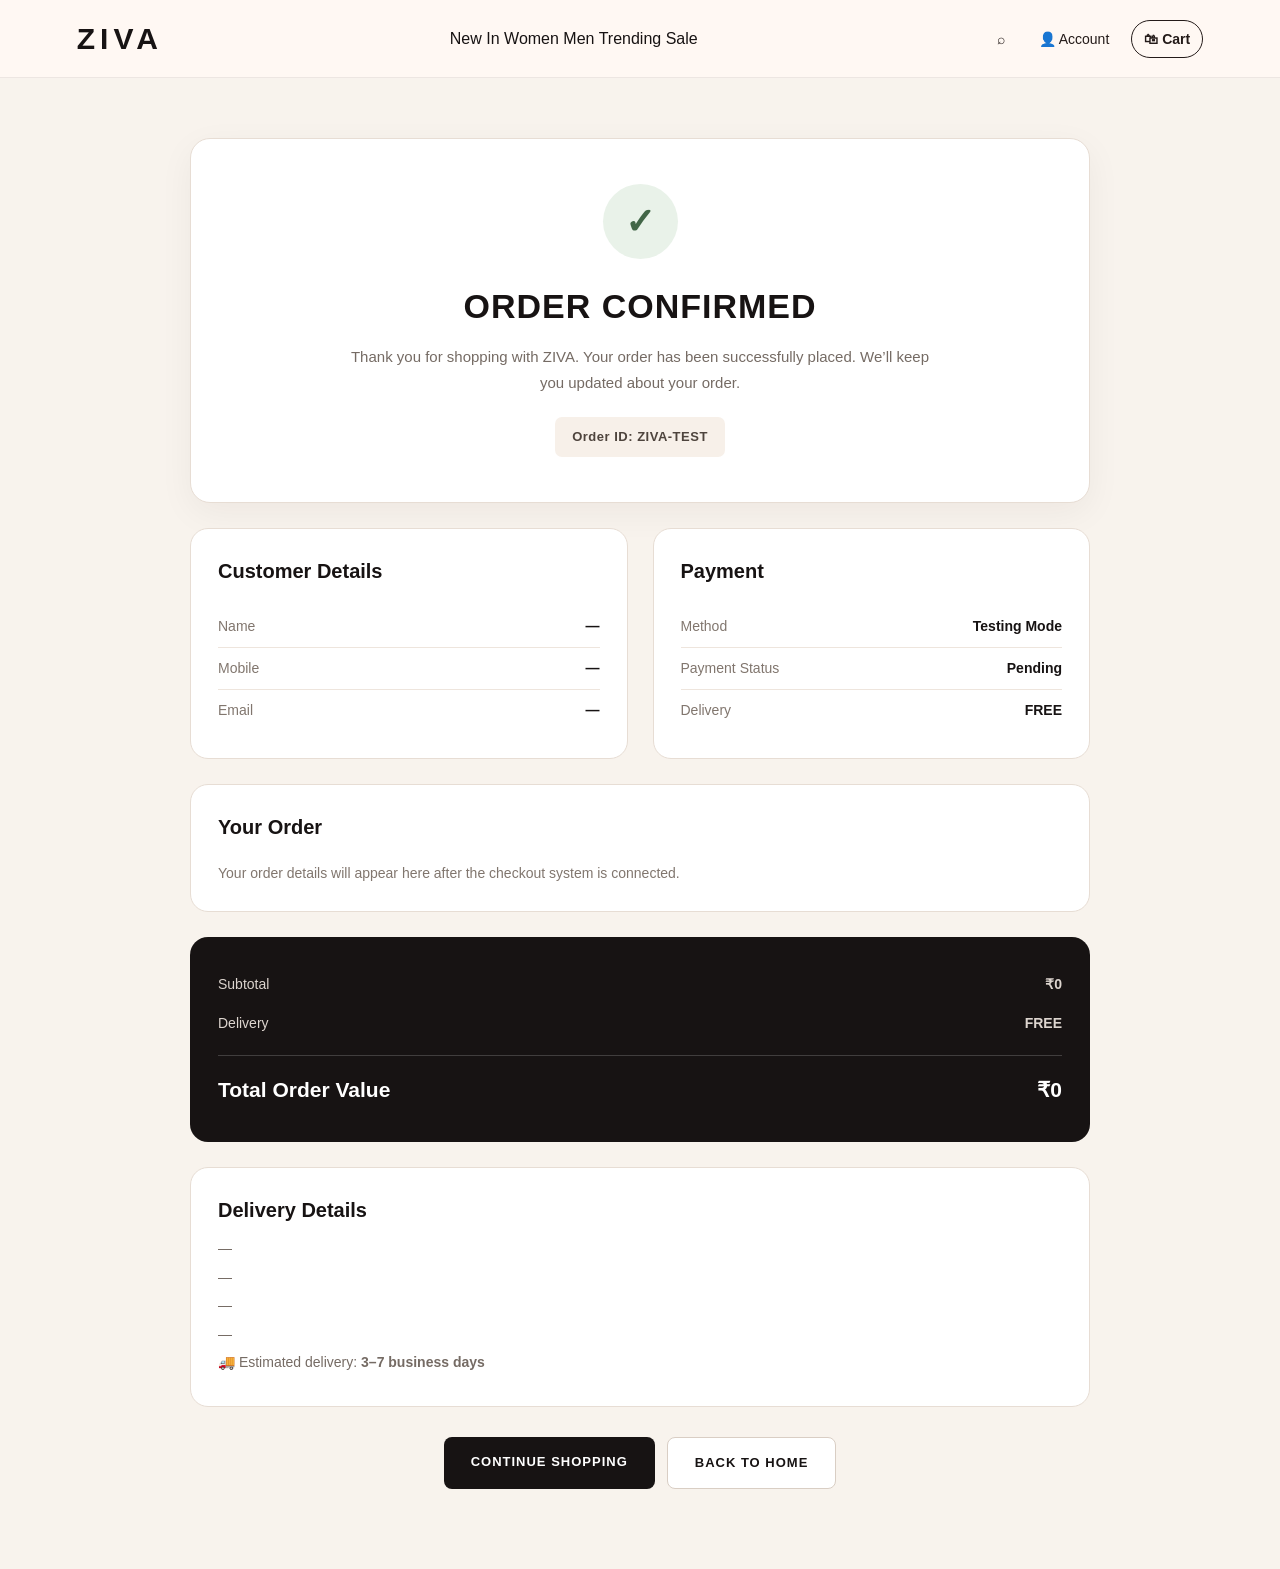
<file: order-success.html>
<!DOCTYPE html>
<html lang="en">
<head>
  <meta charset="UTF-8">
  <meta name="viewport" content="width=device-width, initial-scale=1.0">

  <title>Order Confirmed | ZIVA</title>
  <meta
    name="description"
    content="Your ZIVA order has been successfully placed."
  >

  <link rel="stylesheet" href="style.css">

  <style>
    * {
      box-sizing: border-box;
    }

    body {
      margin: 0;
      background: #f8f3ed;
      color: #171313;
      font-family: Arial, Helvetica, sans-serif;
    }

    .success-page {
      min-height: calc(100vh - 80px);
      padding: 60px 20px 80px;
    }

    .success-container {
      max-width: 900px;
      margin: auto;
    }

    /* SUCCESS HEADER */

    .success-card {
      background: #fff;
      border: 1px solid #e7ddd4;
      border-radius: 20px;
      padding: 45px 30px;
      text-align: center;
      box-shadow: 0 10px 35px rgba(40, 25, 15, .05);
    }

    .success-icon {
      width: 75px;
      height: 75px;
      margin: 0 auto 22px;
      border-radius: 50%;
      background: #e9f2e9;
      color: #426647;
      display: flex;
      align-items: center;
      justify-content: center;
      font-size: 36px;
      font-weight: 700;
    }

    .success-card h1 {
      margin: 0 0 12px;
      font-size: 34px;
      letter-spacing: 1px;
    }

    .success-card p {
      margin: 0 auto;
      max-width: 600px;
      color: #756b64;
      line-height: 1.7;
      font-size: 15px;
    }

    .order-id {
      margin-top: 22px;
      display: inline-block;
      padding: 10px 17px;
      border-radius: 7px;
      background: #f7f0e9;
      color: #4e443d;
      font-size: 13px;
      font-weight: 600;
      letter-spacing: .5px;
    }

    /* ORDER DETAILS */

    .details-grid {
      margin-top: 25px;
      display: grid;
      grid-template-columns: 1fr 1fr;
      gap: 25px;
    }

    .details-card {
      background: #fff;
      border: 1px solid #e7ddd4;
      border-radius: 18px;
      padding: 27px;
    }

    .details-card h2 {
      margin: 0 0 20px;
      font-size: 20px;
    }

    .detail-row {
      display: flex;
      justify-content: space-between;
      gap: 20px;
      padding: 10px 0;
      border-bottom: 1px solid #eee5dd;
      font-size: 14px;
    }

    .detail-row:last-child {
      border-bottom: none;
    }

    .detail-label {
      color: #81766e;
    }

    .detail-value {
      color: #171313;
      font-weight: 600;
      text-align: right;
    }

    /* PRODUCTS */

    .products-card {
      margin-top: 25px;
      background: #fff;
      border: 1px solid #e7ddd4;
      border-radius: 18px;
      padding: 27px;
    }

    .products-card h2 {
      margin: 0 0 20px;
      font-size: 20px;
    }

    .order-product {
      display: grid;
      grid-template-columns: 80px 1fr auto;
      gap: 16px;
      align-items: center;
      padding: 15px 0;
      border-bottom: 1px solid #eee5dd;
    }

    .order-product:last-child {
      border-bottom: none;
    }

    .order-product-image {
      width: 80px;
      height: 95px;
      border-radius: 10px;
      overflow: hidden;
      background: #f2eae2;
    }

    .order-product-image img {
      width: 100%;
      height: 100%;
      object-fit: cover;
    }

    .order-product-name {
      font-size: 15px;
      font-weight: 600;
      margin-bottom: 6px;
    }

    .order-product-meta {
      color: #81766e;
      font-size: 12px;
      line-height: 1.7;
    }

    .order-product-price {
      font-weight: 700;
      font-size: 15px;
      white-space: nowrap;
    }

    /* TOTAL */

    .total-card {
      margin-top: 25px;
      background: #171313;
      color: #fff;
      border-radius: 18px;
      padding: 28px;
    }

    .total-row {
      display: flex;
      justify-content: space-between;
      gap: 20px;
      padding: 9px 0;
      color: #ddd5cf;
      font-size: 14px;
    }

    .total-row.final {
      margin-top: 12px;
      padding-top: 18px;
      border-top: 1px solid rgba(255,255,255,.18);
      color: #fff;
      font-size: 21px;
      font-weight: 700;
    }

    /* DELIVERY */

    .delivery-card {
      margin-top: 25px;
      background: #fff;
      border: 1px solid #e7ddd4;
      border-radius: 18px;
      padding: 27px;
    }

    .delivery-card h2 {
      margin: 0 0 12px;
      font-size: 20px;
    }

    .delivery-card p {
      margin: 6px 0;
      color: #756b64;
      font-size: 14px;
      line-height: 1.6;
    }

    /* BUTTONS */

    .success-actions {
      display: flex;
      gap: 12px;
      justify-content: center;
      margin-top: 30px;
    }

    .success-btn {
      border: none;
      background: #171313;
      color: #fff;
      padding: 15px 27px;
      border-radius: 8px;
      text-decoration: none;
      font-size: 13px;
      font-weight: 700;
      letter-spacing: 1px;
      cursor: pointer;
    }

    .success-btn.secondary {
      background: #fff;
      color: #171313;
      border: 1px solid #d9cec4;
    }

    .success-btn:hover {
      opacity: .9;
    }

    /* MOBILE */

    @media (max-width: 700px) {

      .success-page {
        padding: 35px 15px 60px;
      }

      .success-card {
        padding: 35px 20px;
      }

      .success-card h1 {
        font-size: 28px;
      }

      .details-grid {
        grid-template-columns: 1fr;
      }

      .order-product {
        grid-template-columns: 65px 1fr;
      }

      .order-product-image {
        width: 65px;
        height: 80px;
      }

      .order-product-price {
        grid-column: 2;
      }

      .success-actions {
        flex-direction: column;
      }

      .success-btn {
        width: 100%;
        text-align: center;
      }
    }
  </style>
</head>

<body>

  <!-- HEADER -->

  <header class="header">

    <a href="index.html" class="logo">
      ZIVA
    </a>

    <nav>
      <a href="index.html">New In</a>
      <a href="index.html#women-section">Women</a>
      <a href="index.html#mens-section">Men</a>
      <a href="index.html#trending-section">Trending</a>
      <a href="index.html#sale-section">Sale</a>
    </nav>

    <div class="header-actions">

      <button
        class="icon-btn"
        type="button"
        onclick="openSearch()"
      >
        ⌕
      </button>

      <button
        class="icon-btn"
        type="button"
        onclick="openAccount()"
      >
        👤 Account
      </button>

      <button
        class="cart-btn"
        type="button"
        onclick="window.location.href='cart.html'"
      >
        🛍 Cart
      </button>

    </div>

  </header>


  <!-- PAGE -->

  <main class="success-page">

    <div class="success-container">


      <!-- SUCCESS -->

      <section class="success-card">

        <div class="success-icon">
          ✓
        </div>

        <h1>ORDER CONFIRMED</h1>

        <p>
          Thank you for shopping with ZIVA.
          Your order has been successfully placed.
          We’ll keep you updated about your order.
        </p>

        <div
          class="order-id"
          id="orderId"
        >
          Order ID: ZIVA-LOADING
        </div>

      </section>


      <!-- CUSTOMER + PAYMENT -->

      <div class="details-grid">


        <!-- CUSTOMER -->

        <section class="details-card">

          <h2>Customer Details</h2>

          <div class="detail-row">

            <span class="detail-label">
              Name
            </span>

            <span
              class="detail-value"
              id="customerName"
            >
              —
            </span>

          </div>

          <div class="detail-row">

            <span class="detail-label">
              Mobile
            </span>

            <span
              class="detail-value"
              id="customerPhone"
            >
              —
            </span>

          </div>

          <div class="detail-row">

            <span class="detail-label">
              Email
            </span>

            <span
              class="detail-value"
              id="customerEmail"
            >
              —
            </span>

          </div>

        </section>


        <!-- PAYMENT -->

        <section class="details-card">

          <h2>Payment</h2>

          <div class="detail-row">

            <span class="detail-label">
              Method
            </span>

            <span
              class="detail-value"
              id="paymentMethod"
            >
              —
            </span>

          </div>

          <div class="detail-row">

            <span class="detail-label">
              Payment Status
            </span>

            <span
              class="detail-value"
              id="paymentStatus"
            >
              —
            </span>

          </div>

          <div class="detail-row">

            <span class="detail-label">
              Delivery
            </span>

            <span class="detail-value">
              FREE
            </span>

          </div>

        </section>

      </div>


      <!-- PRODUCTS -->

      <section class="products-card">

        <h2>Your Order</h2>

        <div id="orderedProducts"></div>

      </section>


      <!-- TOTAL -->

      <section class="total-card">

        <div class="total-row">

          <span>
            Subtotal
          </span>

          <strong id="orderSubtotal">
            ₹0
          </strong>

        </div>


        <div class="total-row">

          <span>
            Delivery
          </span>

          <strong>
            FREE
          </strong>

        </div>


        <div class="total-row final">

          <span>
            Total Order Value
          </span>

          <strong id="orderTotal">
            ₹0
          </strong>

        </div>

      </section>


      <!-- DELIVERY -->

      <section class="delivery-card">

        <h2>Delivery Details</h2>

        <p id="deliveryAddress">
          —
        </p>

        <p id="deliveryCity">
          —
        </p>

        <p id="deliveryState">
          —
        </p>

        <p id="deliveryPin">
          —
        </p>

        <p>
          🚚 Estimated delivery:
          <strong>
            3–7 business days
          </strong>
        </p>

      </section>


      <!-- ACTIONS -->

      <div class="success-actions">

        <a
          href="index.html"
          class="success-btn"
        >
          CONTINUE SHOPPING
        </a>

        <a
          href="index.html"
          class="success-btn secondary"
        >
          BACK TO HOME
        </a>

      </div>

    </div>

  </main>


  <!-- SCRIPT -->

  <script>

    /* =========================
       HELPERS
    ========================= */

    function formatPrice(price) {

      return "₹" +
        Number(price || 0)
          .toLocaleString("en-IN");

    }


    function escapeHTML(value) {

      return String(value ?? "")
        .replace(/&/g, "&amp;")
        .replace(/</g, "&lt;")
        .replace(/>/g, "&gt;")
        .replace(/"/g, "&quot;")
        .replace(/'/g, "&#039;");

    }


    /* =========================
       GET ORDER
    ========================= */

    function getLastZivaOrder() {

      try {

        const saved =
          localStorage.getItem("zivaLastOrder");

        if (saved) {

          return JSON.parse(saved);

        }

      } catch (error) {

        console.error(
          "Order loading error:",
          error
        );

      }

      return null;
    }


    /* =========================
       DISPLAY ORDER
    ========================= */

    function renderOrder() {

      const order =
        getLastZivaOrder();


      /*
        Abhi agar checkout se order data
        nahi aaya hai to demo information
        show hogi.
      */

      if (!order) {

        document.getElementById(
          "orderId"
        ).textContent =
          "Order ID: ZIVA-TEST";

        document.getElementById(
          "paymentMethod"
        ).textContent =
          "Testing Mode";

        document.getElementById(
          "paymentStatus"
        ).textContent =
          "Pending";

        document.getElementById(
          "orderedProducts"
        ).innerHTML = `

          <p style="
            color:#81766e;
            font-size:14px;
            line-height:1.6;
          ">
            Your order details will appear here
            after the checkout system is connected.
          </p>

        `;

        return;
      }


      /* ORDER ID */

      document.getElementById(
        "orderId"
      ).textContent =
        "Order ID: " +
        (order.orderId || "ZIVA-ORDER");


      /* CUSTOMER */

      document.getElementById(
        "customerName"
      ).textContent =
        order.customer?.name || "—";

      document.getElementById(
        "customerPhone"
      ).textContent =
        order.customer?.phone || "—";

      document.getElementById(
        "customerEmail"
      ).textContent =
        order.customer?.email || "—";


      /* PAYMENT */

      document.getElementById(
        "paymentMethod"
      ).textContent =
        order.paymentMethod || "—";

      document.getElementById(
        "paymentStatus"
      ).textContent =
        order.paymentStatus || "Pending";


      /* ADDRESS */

      document.getElementById(
        "deliveryAddress"
      ).textContent =
        order.address?.fullAddress || "—";

      document.getElementById(
        "deliveryCity"
      ).textContent =
        "City: " +
        (order.address?.city || "—");

      document.getElementById(
        "deliveryState"
      ).textContent =
        "State: " +
        (order.address?.state || "—");

      document.getElementById(
        "deliveryPin"
      ).textContent =
        "PIN: " +
        (order.address?.pin || "—");


      /* PRODUCTS */

      const products =
        Array.isArray(order.items)
          ? order.items
          : [];

      let subtotal = 0;

      let productsHTML = "";


      products.forEach(item => {

        const price =
          Number(item.price) || 0;

        const quantity =
          Number(item.quantity) || 1;

        subtotal +=
          price * quantity;


        let sizeText = "";

        if (item.tshirtSize) {

          sizeText +=
            "T-Shirt: " +
            item.tshirtSize;

        }

        if (item.pantSize) {

          if (sizeText) {
            sizeText += " • ";
          }

          sizeText +=
            "Waist: " +
            item.pantSize;

        }


        productsHTML += `

          <div class="order-product">

            <div class="order-product-image">

              <img
                src="${escapeHTML(
                  item.image ||
                  "images/men-outfit.jpeg"
                )}"
                alt="${escapeHTML(
                  item.name ||
                  "ZIVA Product"
                )}"
                onerror="
                  this.onerror=null;
                  this.src='images/men-outfit.jpeg';
                "
              >

            </div>


            <div>

              <div class="order-product-name">

                ${escapeHTML(
                  item.name ||
                  "ZIVA Product"
                )}

              </div>

              <div class="order-product-meta">

                Quantity:
                ${quantity}

                ${
                  sizeText
                    ? "<br>" +
                      escapeHTML(sizeText)
                    : ""
                }

              </div>

            </div>


            <div class="order-product-price">

              ${formatPrice(
                price * quantity
              )}

            </div>

          </div>

        `;

      });


      document.getElementById(
        "orderedProducts"
      ).innerHTML =
        productsHTML ||
        "<p>No products found.</p>";


      /* TOTAL */

      document.getElementById(
        "orderSubtotal"
      ).textContent =
        formatPrice(subtotal);

      document.getElementById(
        "orderTotal"
      ).textContent =
        formatPrice(
          Number(order.total) || subtotal
        );

    }


    /* =========================
       LOAD
    ========================= */

    document.addEventListener(
      "DOMContentLoaded",
      function() {

        renderOrder();

      }
    );


    /* =========================
       ACCOUNT
    ========================= */

    function openAccount() {

      window.location.href =
        "login.html";

    }


    /* =========================
       SEARCH
    ========================= */

    function openSearch() {

      /*
        script.js ka search system
        normally yahan available hoga.
      */

      if (
        typeof window.zivaOpenSearch ===
        "function"
      ) {

        window.zivaOpenSearch();

      } else if (
        typeof window.openSearch ===
        "function" &&
        window.openSearch !== openSearch
      ) {

        window.openSearch();

      }

    }

  </script>

</body>
</html>
</file>
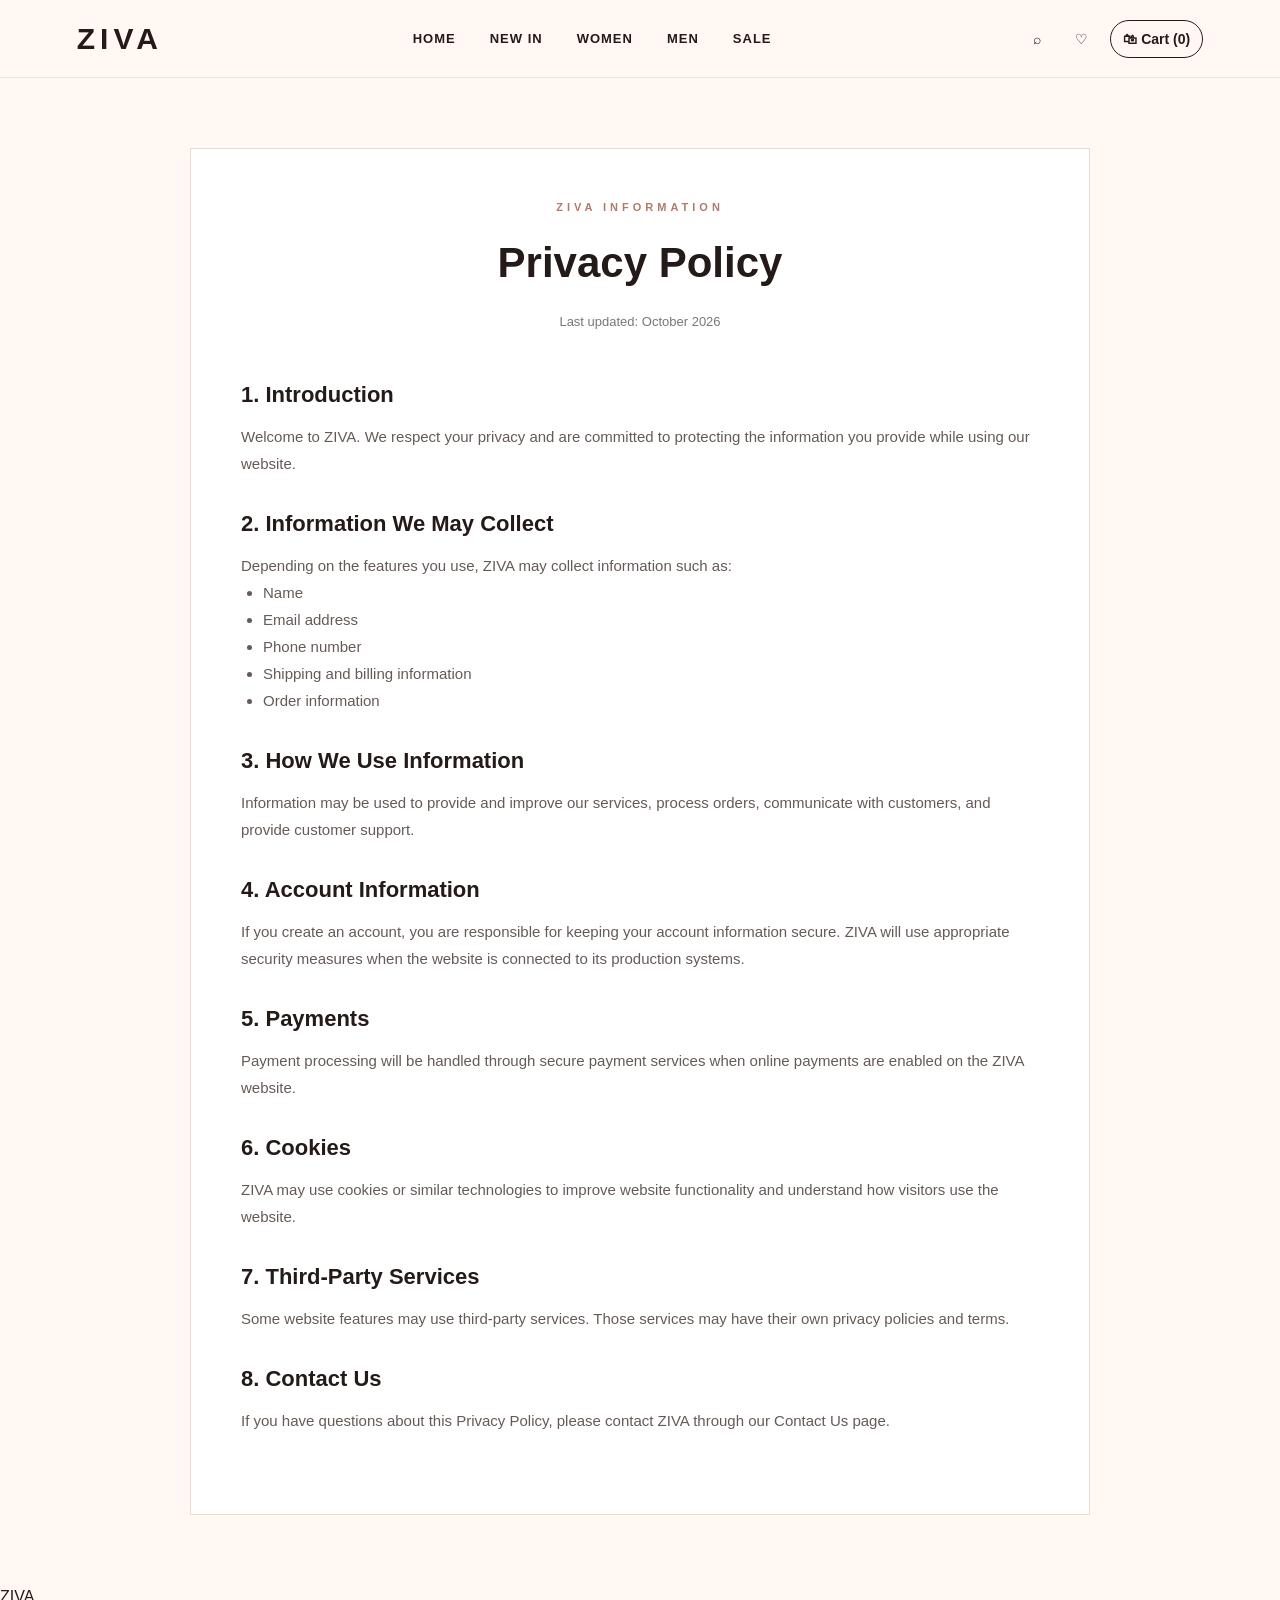
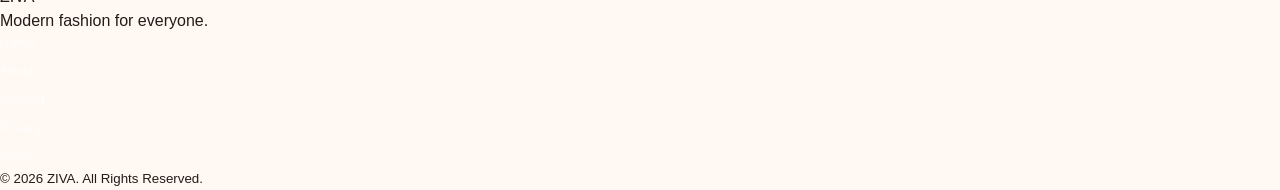
<file: privacy.html>
<!DOCTYPE html>
<html lang="en">
<head>
    <meta charset="UTF-8">
    <meta name="viewport" content="width=device-width, initial-scale=1.0">

    <title>ZIVA | Privacy Policy</title>

    <link rel="stylesheet" href="style.css">

    <style>
        .policy-page {
            background: #fff8f3;
            min-height: 80vh;
            padding: 70px 7%;
        }

        .policy-container {
            max-width: 900px;
            margin: auto;
            background: white;
            padding: 50px;
            border: 1px solid #eadbd3;
        }

        .policy-heading {
            text-align: center;
            margin-bottom: 45px;
        }

        .policy-heading p {
            color: #b17b68;
            letter-spacing: 4px;
            font-size: 11px;
            font-weight: bold;
        }

        .policy-heading h1 {
            color: #241b19;
            font-size: 42px;
            margin: 15px 0;
        }

        .policy-heading span {
            color: #777;
            font-size: 13px;
        }

        .policy-section {
            margin-bottom: 30px;
        }

        .policy-section h2 {
            color: #241b19;
            font-size: 22px;
            margin-bottom: 12px;
        }

        .policy-section p,
        .policy-section li {
            color: #665a56;
            line-height: 1.8;
            font-size: 15px;
        }

        .policy-section ul {
            padding-left: 22px;
        }

        @media (max-width: 600px) {
            .policy-page {
                padding: 40px 15px;
            }

            .policy-container {
                padding: 30px 20px;
            }

            .policy-heading h1 {
                font-size: 32px;
            }
        }
    </style>
</head>

<body>

<header class="header">

    <div class="logo">ZIVA</div>

    <nav class="nav">
        <a href="index.html">Home</a>
        <a href="index.html">New In</a>
        <a href="index.html">Women</a>
        <a href="index.html">Men</a>
        <a href="index.html">Sale</a>
    </nav>

    <div class="header-actions">
        <button class="icon-btn">⌕</button>
        <button class="icon-btn">♡</button>
        <button class="cart-btn" id="cartButton">
            🛍 Cart (0)
        </button>
    </div>

</header>


<main class="policy-page">

    <div class="policy-container">

        <div class="policy-heading">

            <p>ZIVA INFORMATION</p>

            <h1>Privacy Policy</h1>

            <span>
                Last updated: October 2026
            </span>

        </div>


        <section class="policy-section">

            <h2>1. Introduction</h2>

            <p>
                Welcome to ZIVA. We respect your privacy and are
                committed to protecting the information you provide
                while using our website.
            </p>

        </section>


        <section class="policy-section">

            <h2>2. Information We May Collect</h2>

            <p>
                Depending on the features you use, ZIVA may collect
                information such as:
            </p>

            <ul>
                <li>Name</li>
                <li>Email address</li>
                <li>Phone number</li>
                <li>Shipping and billing information</li>
                <li>Order information</li>
            </ul>

        </section>


        <section class="policy-section">

            <h2>3. How We Use Information</h2>

            <p>
                Information may be used to provide and improve our
                services, process orders, communicate with customers,
                and provide customer support.
            </p>

        </section>


        <section class="policy-section">

            <h2>4. Account Information</h2>

            <p>
                If you create an account, you are responsible for
                keeping your account information secure. ZIVA will
                use appropriate security measures when the website
                is connected to its production systems.
            </p>

        </section>


        <section class="policy-section">

            <h2>5. Payments</h2>

            <p>
                Payment processing will be handled through secure
                payment services when online payments are enabled
                on the ZIVA website.
            </p>

        </section>


        <section class="policy-section">

            <h2>6. Cookies</h2>

            <p>
                ZIVA may use cookies or similar technologies to
                improve website functionality and understand how
                visitors use the website.
            </p>

        </section>


        <section class="policy-section">

            <h2>7. Third-Party Services</h2>

            <p>
                Some website features may use third-party services.
                Those services may have their own privacy policies
                and terms.
            </p>

        </section>


        <section class="policy-section">

            <h2>8. Contact Us</h2>

            <p>
                If you have questions about this Privacy Policy,
                please contact ZIVA through our Contact Us page.
            </p>

        </section>

    </div>

</main>


<footer>

    <div class="footer-logo">ZIVA</div>

    <p>Modern fashion for everyone.</p>

    <div class="footer-links">
        <a href="index.html">Home</a>
        <a href="about.html">About</a>
        <a href="contact.html">Contact</a>
        <a href="privacy.html">Privacy</a>
        <a href="terms.html">terms</a>
    </div>

    <small>
        © 2026 ZIVA. All Rights Reserved.
    </small>

</footer>


<script src="script.js"></script>

</body>
</html>
</file>
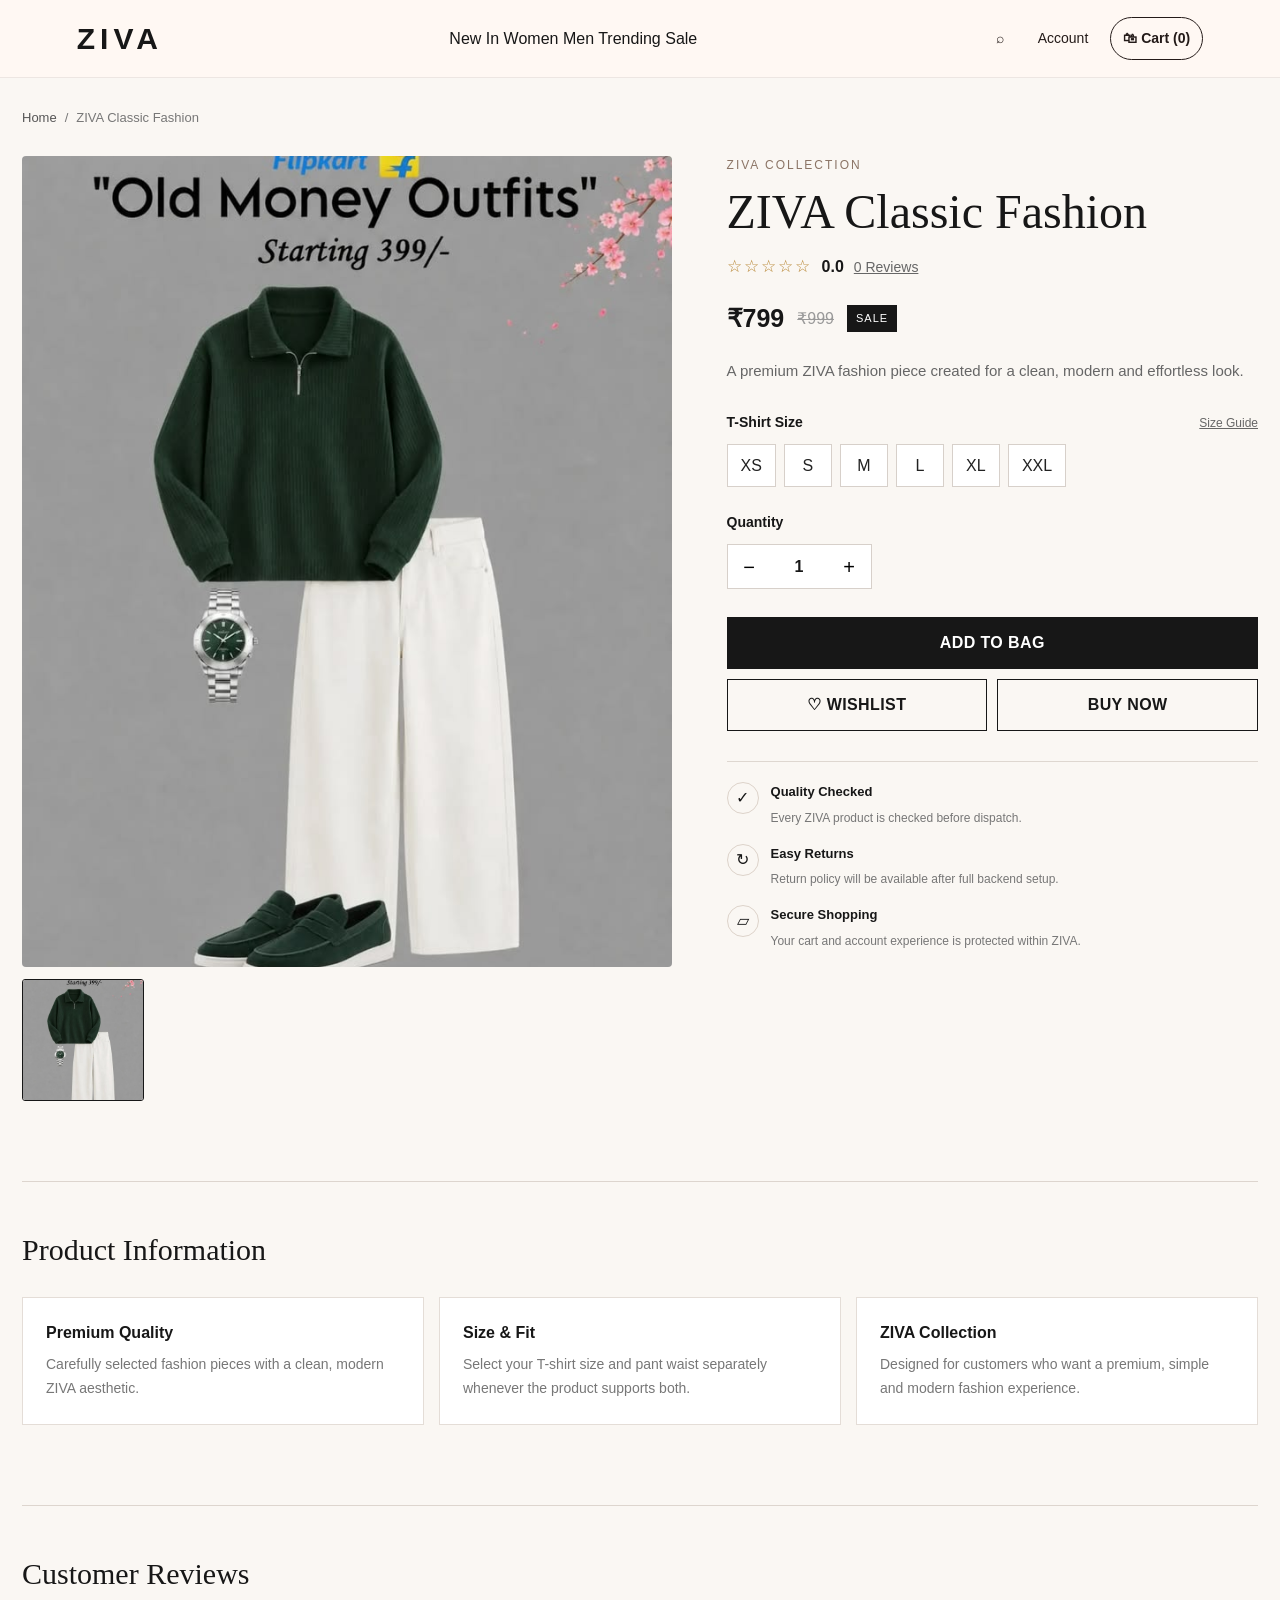
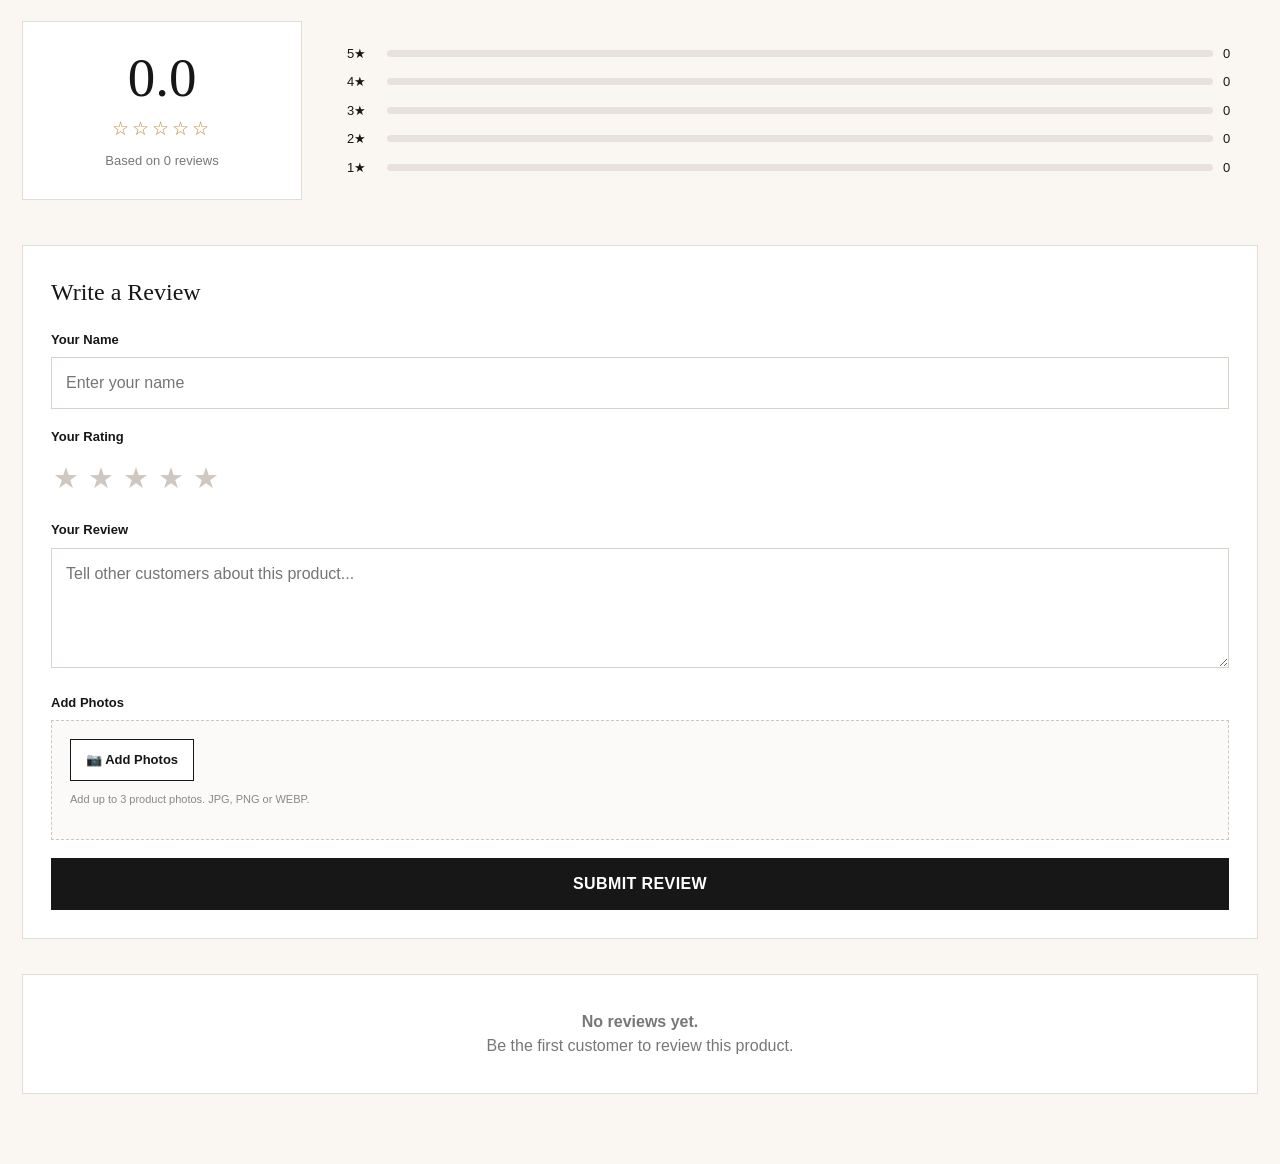
<file: product.html>
<!DOCTYPE html>
<html lang="en">
<head>
  <meta charset="UTF-8">
  <meta name="viewport" content="width=device-width, initial-scale=1.0">

  <title>ZIVA | Product</title>
  <meta name="description" content="Shop premium fashion at ZIVA.">

  <link rel="stylesheet" href="style.css">

  <style>
    /* =========================================================
       ZIVA PRODUCT PAGE
       ========================================================= */

    * {
      box-sizing: border-box;
    }

    body {
      margin: 0;
      background: #faf7f3;
      color: #171717;
      font-family: Arial, Helvetica, sans-serif;
    }

    button,
    input,
    textarea {
      font: inherit;
    }

    button {
      cursor: pointer;
    }

    .product-page {
      max-width: 1280px;
      margin: 0 auto;
      padding: 30px 22px 70px;
    }

    /* Breadcrumb */

    .ziva-breadcrumb {
      display: flex;
      align-items: center;
      gap: 8px;
      margin-bottom: 28px;
      font-size: 13px;
      color: #777;
    }

    .ziva-breadcrumb a {
      color: #555;
      text-decoration: none;
    }

    .ziva-breadcrumb a:hover {
      color: #000;
    }

    /* Product */

    .product-main {
      display: grid;
      grid-template-columns: minmax(0, 1.1fr) minmax(360px, .9fr);
      gap: 55px;
      align-items: start;
    }

    /* Gallery */

    .product-gallery {
      position: sticky;
      top: 20px;
    }

    .main-image-wrap {
      position: relative;
      width: 100%;
      background: #eee8e1;
      border-radius: 4px;
      overflow: hidden;
    }

    .main-product-image {
      width: 100%;
      aspect-ratio: 4 / 5;
      display: block;
      object-fit: cover;
    }

    .gallery-thumbnails {
      display: grid;
      grid-template-columns: repeat(5, 1fr);
      gap: 10px;
      margin-top: 12px;
    }

    .gallery-thumb {
      border: 1px solid transparent;
      background: #eee8e1;
      padding: 0;
      overflow: hidden;
      border-radius: 3px;
    }

    .gallery-thumb.active {
      border-color: #171717;
    }

    .gallery-thumb img {
      width: 100%;
      aspect-ratio: 1 / 1;
      display: block;
      object-fit: cover;
    }

    /* Product details */

    .product-category {
      font-size: 12px;
      text-transform: uppercase;
      letter-spacing: 2px;
      color: #8b7465;
      margin-bottom: 12px;
    }

    .product-title {
      margin: 0;
      font-family: Georgia, "Times New Roman", serif;
      font-size: clamp(30px, 4vw, 48px);
      font-weight: 500;
      line-height: 1.08;
    }

    .product-rating-summary {
      display: flex;
      align-items: center;
      gap: 10px;
      margin: 17px 0;
      flex-wrap: wrap;
    }

    .stars {
      letter-spacing: 2px;
      color: #b88735;
      font-size: 17px;
    }

    .rating-number {
      font-weight: 600;
    }

    .review-link {
      color: #666;
      text-decoration: underline;
      cursor: pointer;
      font-size: 14px;
    }

    .price-row {
      display: flex;
      align-items: center;
      gap: 13px;
      margin: 20px 0;
    }

    .current-price {
      font-size: 25px;
      font-weight: 700;
    }

    .old-price {
      color: #999;
      text-decoration: line-through;
      font-size: 16px;
    }

    .sale-badge {
      background: #171717;
      color: white;
      padding: 5px 9px;
      font-size: 11px;
      letter-spacing: 1px;
      text-transform: uppercase;
    }

    .product-description {
      color: #666;
      line-height: 1.8;
      font-size: 15px;
      margin-bottom: 28px;
    }

    /* Size selectors */

    .selection-block {
      margin: 25px 0;
    }

    .selection-heading {
      display: flex;
      justify-content: space-between;
      align-items: center;
      margin-bottom: 11px;
    }

    .selection-heading strong {
      font-size: 14px;
    }

    .size-guide-btn {
      border: 0;
      background: transparent;
      text-decoration: underline;
      color: #666;
      font-size: 12px;
      padding: 0;
    }

    .size-options {
      display: flex;
      flex-wrap: wrap;
      gap: 8px;
    }

    .size-btn {
      min-width: 48px;
      height: 43px;
      padding: 0 13px;
      background: white;
      border: 1px solid #d7d0ca;
      color: #222;
      transition: .2s ease;
    }

    .size-btn:hover {
      border-color: #171717;
    }

    .size-btn.active {
      background: #171717;
      color: white;
      border-color: #171717;
    }

    .size-error {
      color: #a33;
      font-size: 12px;
      margin-top: 8px;
      display: none;
    }

    /* Quantity */

    .quantity-area {
      margin: 25px 0;
    }

    .quantity-control {
      display: flex;
      width: 145px;
      height: 45px;
      border: 1px solid #d7d0ca;
      background: white;
    }

    .quantity-control button {
      width: 43px;
      border: 0;
      background: transparent;
      font-size: 20px;
    }

    .quantity-control span {
      flex: 1;
      display: grid;
      place-items: center;
      font-weight: 600;
    }

    /* Actions */

    .product-actions {
      display: grid;
      grid-template-columns: 1fr 1fr;
      gap: 10px;
      margin-top: 28px;
    }

    .ziva-action {
      min-height: 52px;
      border: 1px solid #171717;
      background: transparent;
      color: #171717;
      font-weight: 600;
      letter-spacing: .4px;
    }

    .ziva-action.primary {
      background: #171717;
      color: white;
    }

    .ziva-action.full {
      grid-column: 1 / -1;
    }

    .ziva-action:hover {
      opacity: .88;
    }

    /* Service info */

    .service-box {
      border-top: 1px solid #ded7d0;
      margin-top: 30px;
      padding-top: 20px;
      display: grid;
      gap: 15px;
    }

    .service-item {
      display: flex;
      gap: 12px;
      align-items: flex-start;
    }

    .service-icon {
      width: 32px;
      height: 32px;
      border: 1px solid #ddd3ca;
      display: grid;
      place-items: center;
      border-radius: 50%;
      flex-shrink: 0;
    }

    .service-item strong {
      display: block;
      font-size: 13px;
      margin-bottom: 3px;
    }

    .service-item span {
      color: #777;
      font-size: 12px;
    }

    /* Product information */

    .product-information {
      margin-top: 80px;
      padding-top: 45px;
      border-top: 1px solid #ddd5ce;
    }

    .section-heading {
      font-family: Georgia, "Times New Roman", serif;
      font-size: 30px;
      font-weight: 500;
      margin: 0 0 25px;
    }

    .info-grid {
      display: grid;
      grid-template-columns: repeat(3, 1fr);
      gap: 15px;
    }

    .info-card {
      background: white;
      border: 1px solid #e4ddd7;
      padding: 23px;
    }

    .info-card strong {
      display: block;
      margin-bottom: 8px;
    }

    .info-card p {
      color: #777;
      font-size: 14px;
      line-height: 1.7;
      margin: 0;
    }

    /* =========================================================
       REVIEWS
       ========================================================= */

    .reviews-section {
      margin-top: 80px;
      padding-top: 45px;
      border-top: 1px solid #ddd5ce;
    }

    .reviews-header {
      display: grid;
      grid-template-columns: 280px 1fr;
      gap: 45px;
      margin-bottom: 45px;
    }

    .rating-overview {
      background: white;
      border: 1px solid #e4ddd7;
      padding: 28px;
      text-align: center;
    }

    .big-rating {
      font-family: Georgia, "Times New Roman", serif;
      font-size: 55px;
      line-height: 1;
      margin-bottom: 10px;
    }

    .big-stars {
      color: #b88735;
      letter-spacing: 3px;
      font-size: 19px;
      margin-bottom: 8px;
    }

    .rating-count {
      color: #777;
      font-size: 13px;
    }

    .rating-bars {
      display: grid;
      gap: 9px;
      align-content: center;
    }

    .rating-bar-row {
      display: grid;
      grid-template-columns: 30px 1fr 35px;
      align-items: center;
      gap: 10px;
      font-size: 13px;
    }

    .bar {
      height: 7px;
      background: #e9e2dc;
      overflow: hidden;
      border-radius: 10px;
    }

    .bar-fill {
      height: 100%;
      background: #b88735;
      width: 0;
      transition: width .3s ease;
    }

    /* Write review */

    .write-review-box {
      background: white;
      border: 1px solid #e4ddd7;
      padding: 28px;
      margin-bottom: 35px;
    }

    .write-review-box h3 {
      margin: 0 0 20px;
      font-family: Georgia, "Times New Roman", serif;
      font-size: 24px;
      font-weight: 500;
    }

    .review-form {
      display: grid;
      gap: 18px;
    }

    .form-label {
      display: block;
      font-size: 13px;
      font-weight: 600;
      margin-bottom: 8px;
    }

    .review-input,
    .review-textarea {
      width: 100%;
      border: 1px solid #d8d0c9;
      background: #fff;
      padding: 13px 14px;
      outline: none;
    }

    .review-input:focus,
    .review-textarea:focus {
      border-color: #171717;
    }

    .review-textarea {
      min-height: 120px;
      resize: vertical;
    }

    .review-star-selector {
      display: flex;
      gap: 5px;
    }

    .review-star {
      border: 0;
      background: transparent;
      padding: 2px;
      font-size: 29px;
      color: #cfc7c0;
    }

    .review-star.active {
      color: #b88735;
    }

    /* Upload */

    .photo-upload-area {
      border: 1px dashed #cfc6be;
      padding: 18px;
      background: #fcfaf8;
    }

    .photo-upload-label {
      display: inline-flex;
      align-items: center;
      gap: 8px;
      border: 1px solid #171717;
      padding: 10px 15px;
      cursor: pointer;
      background: white;
      font-size: 13px;
      font-weight: 600;
    }

    #reviewPhotos {
      display: none;
    }

    .photo-help {
      color: #888;
      font-size: 11px;
      margin: 10px 0 0;
    }

    .photo-preview-list {
      display: flex;
      flex-wrap: wrap;
      gap: 9px;
      margin-top: 14px;
    }

    .photo-preview {
      position: relative;
      width: 78px;
      height: 78px;
      overflow: hidden;
      border: 1px solid #ddd5ce;
    }

    .photo-preview img {
      width: 100%;
      height: 100%;
      object-fit: cover;
    }

    .remove-photo {
      position: absolute;
      right: 3px;
      top: 3px;
      width: 22px;
      height: 22px;
      border: 0;
      background: rgba(0,0,0,.75);
      color: white;
      border-radius: 50%;
      font-size: 12px;
    }

    /* Reviews list */

    .reviews-list {
      display: grid;
      gap: 20px;
    }

    .review-card {
      background: white;
      border: 1px solid #e4ddd7;
      padding: 24px;
    }

    .review-top {
      display: flex;
      justify-content: space-between;
      gap: 20px;
      flex-wrap: wrap;
    }

    .review-user {
      font-weight: 700;
      font-size: 14px;
    }

    .review-date {
      color: #999;
      font-size: 12px;
      margin-top: 4px;
    }

    .review-card-stars {
      color: #b88735;
      letter-spacing: 2px;
    }

    .review-text {
      color: #555;
      font-size: 14px;
      line-height: 1.75;
      margin: 15px 0 0;
    }

    .review-images {
      display: flex;
      flex-wrap: wrap;
      gap: 9px;
      margin-top: 17px;
    }

    .review-images img {
      width: 100px;
      height: 100px;
      object-fit: cover;
      border: 1px solid #e2d9d1;
      cursor: pointer;
    }

    .no-reviews {
      background: white;
      border: 1px solid #e4ddd7;
      padding: 35px;
      text-align: center;
      color: #777;
    }

    /* ZIVA modal */

    .ziva-page-modal {
      position: fixed;
      inset: 0;
      background: rgba(0,0,0,.52);
      z-index: 99999;
      display: none;
      align-items: center;
      justify-content: center;
      padding: 20px;
    }

    .ziva-page-modal.active {
      display: flex;
    }

    .ziva-modal-card {
      width: min(440px, 100%);
      background: #fff;
      padding: 30px;
      position: relative;
      box-shadow: 0 20px 60px rgba(0,0,0,.18);
    }

    .ziva-modal-close {
      position: absolute;
      right: 14px;
      top: 12px;
      border: 0;
      background: transparent;
      font-size: 22px;
      color: #555;
    }

    .ziva-modal-card h3 {
      margin: 0 0 10px;
      font-family: Georgia, "Times New Roman", serif;
      font-size: 27px;
      font-weight: 500;
    }

    .ziva-modal-card p {
      color: #666;
      line-height: 1.6;
      font-size: 14px;
      margin-bottom: 22px;
    }

    .modal-buttons {
      display: flex;
      gap: 10px;
    }

    .modal-buttons button {
      flex: 1;
      min-height: 45px;
      border: 1px solid #171717;
      background: #171717;
      color: white;
      font-weight: 600;
    }

    .modal-buttons button.secondary {
      background: white;
      color: #171717;
    }

    /* Toast */

    .ziva-toast {
      position: fixed;
      left: 50%;
      bottom: 25px;
      transform: translate(-50%, 20px);
      background: #171717;
      color: white;
      padding: 13px 20px;
      font-size: 13px;
      z-index: 100000;
      opacity: 0;
      pointer-events: none;
      transition: .25s ease;
    }

    .ziva-toast.show {
      opacity: 1;
      transform: translate(-50%, 0);
    }

    /* Responsive */

    @media (max-width: 900px) {
      .product-main {
        grid-template-columns: 1fr;
        gap: 35px;
      }

      .product-gallery {
        position: static;
      }

      .reviews-header {
        grid-template-columns: 1fr;
        gap: 25px;
      }

      .info-grid {
        grid-template-columns: 1fr;
      }
    }

    @media (max-width: 600px) {
      .product-page {
        padding: 20px 14px 50px;
      }

      .gallery-thumbnails {
        grid-template-columns: repeat(5, 1fr);
        gap: 6px;
      }

      .product-actions {
        grid-template-columns: 1fr;
      }

      .ziva-action.full {
        grid-column: auto;
      }

      .reviews-section,
      .product-information {
        margin-top: 50px;
        padding-top: 30px;
      }

      .write-review-box,
      .review-card,
      .rating-overview {
        padding: 20px;
      }

      .big-rating {
        font-size: 45px;
      }
    }
  </style>
</head>

<body>

  <!-- =========================================================
       HEADER
       ========================================================= -->

  <header class="header">

    <a href="index.html" class="logo">ZIVA</a>

    <nav>
      <a href="index.html#new-in">New In</a>
      <a href="index.html#women-section">Women</a>
      <a href="index.html#mens-section">Men</a>
      <a href="index.html#trending-section">Trending</a>
      <a href="index.html#sale-section">Sale</a>
    </nav>

    <div class="header-actions">
      <button class="icon-btn" onclick="openSearch()">⌕</button>
      <button class="icon-btn" id="accountButton" onclick="openAccount()">👤 Login</button>
      <button class="cart-btn" id="cartButton">🛍 Cart (0)</button>
    </div>

  </header>


  <!-- =========================================================
       PRODUCT PAGE
       ========================================================= -->

  <main class="product-page">

    <div class="ziva-breadcrumb">
      <a href="index.html">Home</a>
      <span>/</span>
      <span id="breadcrumbProduct">Product</span>
    </div>


    <section class="product-main">

      <!-- GALLERY -->

      <div class="product-gallery">

        <div class="main-image-wrap">
          <img
            id="mainProductImage"
            class="main-product-image"
            src=""
            alt="ZIVA Product"
          >
        </div>

        <div id="galleryThumbnails" class="gallery-thumbnails"></div>

      </div>


      <!-- DETAILS -->

      <div class="product-details">

        <div id="productCategory" class="product-category">
          ZIVA COLLECTION
        </div>

        <h1 id="productTitle" class="product-title">
          Product
        </h1>

        <div class="product-rating-summary">

          <span id="topStars" class="stars">
            ★★★★★
          </span>

          <span id="topRating" class="rating-number">
            0.0
          </span>

          <span
            id="topReviewCount"
            class="review-link"
            onclick="scrollToReviews()"
          >
            0 Reviews
          </span>

        </div>


        <div class="price-row">

          <span id="productPrice" class="current-price">
            ₹0
          </span>

          <span id="productOldPrice" class="old-price">
            ₹0
          </span>

          <span id="productSale" class="sale-badge">
            SALE
          </span>

        </div>


        <p id="productDescription" class="product-description">
          Premium ZIVA fashion piece designed for everyday style.
        </p>


        <!-- T-SHIRT SIZE -->

        <div id="tshirtSizeBlock" class="selection-block">

          <div class="selection-heading">

            <strong>T-Shirt Size</strong>

            <button
              class="size-guide-btn"
              type="button"
              onclick="showSizeGuide('tshirt')"
            >
              Size Guide
            </button>

          </div>

          <div class="size-options">

            <button class="size-btn" onclick="selectTshirtSize(this, 'XS')">XS</button>
            <button class="size-btn" onclick="selectTshirtSize(this, 'S')">S</button>
            <button class="size-btn" onclick="selectTshirtSize(this, 'M')">M</button>
            <button class="size-btn" onclick="selectTshirtSize(this, 'L')">L</button>
            <button class="size-btn" onclick="selectTshirtSize(this, 'XL')">XL</button>
            <button class="size-btn" onclick="selectTshirtSize(this, 'XXL')">XXL</button>

          </div>

          <div id="tshirtSizeError" class="size-error">
            Please select a T-shirt size.
          </div>

        </div>


        <!-- PANT SIZE -->

        <div id="pantSizeBlock" class="selection-block">

          <div class="selection-heading">

            <strong>Pant Waist Size</strong>

            <button
              class="size-guide-btn"
              type="button"
              onclick="showSizeGuide('pant')"
            >
              Size Guide
            </button>

          </div>

          <div class="size-options">

            <button class="size-btn" onclick="selectPantSize(this, '28')">28</button>
            <button class="size-btn" onclick="selectPantSize(this, '30')">30</button>
            <button class="size-btn" onclick="selectPantSize(this, '32')">32</button>
            <button class="size-btn" onclick="selectPantSize(this, '34')">34</button>
            <button class="size-btn" onclick="selectPantSize(this, '36')">36</button>
            <button class="size-btn" onclick="selectPantSize(this, '38')">38</button>

          </div>

          <div id="pantSizeError" class="size-error">
            Please select a pant waist size.
          </div>

        </div>


        <!-- QUANTITY -->

        <div class="quantity-area">

          <div class="selection-heading">
            <strong>Quantity</strong>
          </div>

          <div class="quantity-control">

            <button type="button" onclick="changeProductQuantity(-1)">
              −
            </button>

            <span id="productQuantity">1</span>

            <button type="button" onclick="changeProductQuantity(1)">
              +
            </button>

          </div>

        </div>


        <!-- ACTIONS -->

        <div class="product-actions">

          <button
            class="ziva-action primary full"
            type="button"
            onclick="addCurrentProductToBag()"
          >
            ADD TO BAG
          </button>

          <button
            class="ziva-action"
            type="button"
            onclick="wishlistCurrentProduct()"
          >
            ♡ WISHLIST
          </button>

          <button
            class="ziva-action"
            type="button"
            onclick="buyCurrentProduct()"
          >
            BUY NOW
          </button>

        </div>


        <!-- SERVICE -->

        <div class="service-box">

          <div class="service-item">
            <div class="service-icon">✓</div>
            <div>
              <strong>Quality Checked</strong>
              <span>Every ZIVA product is checked before dispatch.</span>
            </div>
          </div>

          <div class="service-item">
            <div class="service-icon">↻</div>
            <div>
              <strong>Easy Returns</strong>
              <span>Return policy will be available after full backend setup.</span>
            </div>
          </div>

          <div class="service-item">
            <div class="service-icon">▱</div>
            <div>
              <strong>Secure Shopping</strong>
              <span>Your cart and account experience is protected within ZIVA.</span>
            </div>
          </div>

        </div>

      </div>

    </section>


    <!-- =========================================================
         PRODUCT INFORMATION
         ========================================================= -->

    <section class="product-information">

      <h2 class="section-heading">
        Product Information
      </h2>

      <div class="info-grid">

        <div class="info-card">
          <strong>Premium Quality</strong>
          <p>
            Carefully selected fashion pieces with a clean,
            modern ZIVA aesthetic.
          </p>
        </div>

        <div class="info-card">
          <strong>Size & Fit</strong>
          <p>
            Select your T-shirt size and pant waist separately
            whenever the product supports both.
          </p>
        </div>

        <div class="info-card">
          <strong>ZIVA Collection</strong>
          <p>
            Designed for customers who want a premium,
            simple and modern fashion experience.
          </p>
        </div>

      </div>

    </section>


    <!-- =========================================================
         REVIEWS
         ========================================================= -->

    <section id="reviewsSection" class="reviews-section">

      <h2 class="section-heading">
        Customer Reviews
      </h2>


      <!-- RATING SUMMARY -->

      <div class="reviews-header">

        <div class="rating-overview">

          <div id="bigRating" class="big-rating">
            0.0
          </div>

          <div id="bigStars" class="big-stars">
            ☆☆☆☆☆
          </div>

          <div id="ratingCount" class="rating-count">
            Based on 0 reviews
          </div>

        </div>


        <div class="rating-bars">

          <div class="rating-bar-row">
            <span>5★</span>
            <div class="bar">
              <div id="bar5" class="bar-fill"></div>
            </div>
            <span id="count5">0</span>
          </div>

          <div class="rating-bar-row">
            <span>4★</span>
            <div class="bar">
              <div id="bar4" class="bar-fill"></div>
            </div>
            <span id="count4">0</span>
          </div>

          <div class="rating-bar-row">
            <span>3★</span>
            <div class="bar">
              <div id="bar3" class="bar-fill"></div>
            </div>
            <span id="count3">0</span>
          </div>

          <div class="rating-bar-row">
            <span>2★</span>
            <div class="bar">
              <div id="bar2" class="bar-fill"></div>
            </div>
            <span id="count2">0</span>
          </div>

          <div class="rating-bar-row">
            <span>1★</span>
            <div class="bar">
              <div id="bar1" class="bar-fill"></div>
            </div>
            <span id="count1">0</span>
          </div>

        </div>

      </div>


      <!-- WRITE REVIEW -->

      <div class="write-review-box">

        <h3>
          Write a Review
        </h3>

        <form
          id="reviewForm"
          class="review-form"
          onsubmit="submitZivaReview(event)"
        >

          <div>

            <label class="form-label">
              Your Name
            </label>

            <input
              id="reviewName"
              class="review-input"
              type="text"
              maxlength="50"
              placeholder="Enter your name"
              required
            >

          </div>


          <div>

            <label class="form-label">
              Your Rating
            </label>

            <div class="review-star-selector">

              <button type="button" class="review-star" data-rating="1" onclick="selectReviewRating(1)">★</button>

              <button type="button" class="review-star" data-rating="2" onclick="selectReviewRating(2)">★</button>

              <button type="button" class="review-star" data-rating="3" onclick="selectReviewRating(3)">★</button>

              <button type="button" class="review-star" data-rating="4" onclick="selectReviewRating(4)">★</button>

              <button type="button" class="review-star" data-rating="5" onclick="selectReviewRating(5)">★</button>

            </div>

          </div>


          <div>

            <label class="form-label">
              Your Review
            </label>

            <textarea
              id="reviewText"
              class="review-textarea"
              maxlength="1000"
              placeholder="Tell other customers about this product..."
              required
            ></textarea>

          </div>


          <!-- PHOTO UPLOAD -->

          <div>

            <label class="form-label">
              Add Photos
            </label>

            <div class="photo-upload-area">

              <label
                for="reviewPhotos"
                class="photo-upload-label"
              >
                📷 Add Photos
              </label>

              <input
                id="reviewPhotos"
                type="file"
                accept="image/jpeg,image/png,image/webp"
                multiple
                onchange="handleReviewPhotos(event)"
              >

              <p class="photo-help">
                Add up to 3 product photos. JPG, PNG or WEBP.
              </p>

              <div
                id="photoPreviewList"
                class="photo-preview-list"
              ></div>

            </div>

          </div>


          <button
            class="ziva-action primary"
            type="submit"
          >
            SUBMIT REVIEW
          </button>

        </form>

      </div>


      <!-- REVIEWS -->

      <div id="reviewsList" class="reviews-list"></div>

    </section>

  </main>


  <!-- =========================================================
       ZIVA MODAL
       ========================================================= -->

  <div
    id="zivaProductModal"
    class="ziva-page-modal"
    onclick="closeZivaProductModal(event)"
  >

    <div
      class="ziva-modal-card"
      onclick="event.stopPropagation()"
    >

      <button
        class="ziva-modal-close"
        onclick="closeZivaProductModal()"
        type="button"
      >
        ×
      </button>

      <h3 id="zivaModalTitle">
        ZIVA
      </h3>

      <p id="zivaModalText">
        Message
      </p>

      <div id="zivaModalButtons" class="modal-buttons"></div>

    </div>

  </div>


  <!-- TOAST -->

  <div id="zivaToast" class="ziva-toast">
    Added
  </div>


  <!-- Existing ZIVA JS -->

  <script src="script.js"></script>


  <!-- =========================================================
       PRODUCT PAGE JAVASCRIPT
       ========================================================= -->

  <script>

    /* =========================================================
       PRODUCT
       ========================================================= */

    let currentProduct = null;

    let selectedTshirtSize = "";
    let selectedPantSize = "";
    let productQuantity = 1;

    let selectedReviewRating = 0;
    let reviewPhotos = [];


    function getSelectedProduct() {

      try {

        const saved = localStorage.getItem("zivaSelectedProduct");

        if (saved) {
          return JSON.parse(saved);
        }

      } catch (error) {
        console.log("ZIVA product data error:", error);
      }

      return {

        id: "classic-ziva-product",

        name: "ZIVA Classic Fashion",

        price: 799,

        oldPrice: 999,

        category: "ZIVA Collection",

        type: "tshirt",

        image:
          "images/WhatsApp Image 2026-10-03 at 9.58.39 PM (1).jpeg",

        description:
          "A premium ZIVA fashion piece created for a clean, modern and effortless look."

      };

    }


    function setupProduct() {

      currentProduct = getSelectedProduct();

      if (!currentProduct.id) {
        currentProduct.id =
          currentProduct.name
            .toLowerCase()
            .replace(/[^a-z0-9]+/g, "-");
      }


      document.title =
        "ZIVA | " + (currentProduct.name || "Product");


      document.getElementById("breadcrumbProduct").textContent =
        currentProduct.name || "Product";


      document.getElementById("productCategory").textContent =
        currentProduct.category || "ZIVA COLLECTION";


      document.getElementById("productTitle").textContent =
        currentProduct.name || "ZIVA Product";


      document.getElementById("productPrice").textContent =
        "₹" + Number(currentProduct.price || 0).toLocaleString("en-IN");


      if (currentProduct.oldPrice) {

        document.getElementById("productOldPrice").textContent =
          "₹" + Number(currentProduct.oldPrice).toLocaleString("en-IN");

      } else {

        document.getElementById("productOldPrice").style.display = "none";

      }


      document.getElementById("productDescription").textContent =
        currentProduct.description ||
        "Premium ZIVA fashion piece designed for everyday style.";


      setupProductType();

      setupGallery();

      loadReviewData();

    }


    /* =========================================================
       PRODUCT TYPE
       ========================================================= */

    function setupProductType() {

      const type =
        String(
          currentProduct.type ||
          currentProduct.productType ||
          ""
        ).toLowerCase();


      const tshirtBlock =
        document.getElementById("tshirtSizeBlock");

      const pantBlock =
        document.getElementById("pantSizeBlock");


      /*
        Product types:

        tshirt
        pant
        set

        If old products don't have type,
        show both selectors for compatibility.
      */

      if (type === "tshirt" || type === "shirt") {

        tshirtBlock.style.display = "block";
        pantBlock.style.display = "none";

      } else if (type === "pant" || type === "pants") {

        tshirtBlock.style.display = "none";
        pantBlock.style.display = "block";

      } else if (
        type === "set" ||
        type === "co-ord" ||
        type === "combo"
      ) {

        tshirtBlock.style.display = "block";
        pantBlock.style.display = "block";

      } else {

        tshirtBlock.style.display = "block";
        pantBlock.style.display = "block";

      }

    }


    /* =========================================================
       GALLERY
       ========================================================= */

    function setupGallery() {

      const mainImage =
        document.getElementById("mainProductImage");

      const thumbnailBox =
        document.getElementById("galleryThumbnails");


      const images = [];


      if (currentProduct.image) {
        images.push(currentProduct.image);
      }


      if (Array.isArray(currentProduct.images)) {

        currentProduct.images.forEach(function(image) {

          if (
            image &&
            !images.includes(image)
          ) {

            images.push(image);

          }

        });

      }


      if (images.length === 0) {

        images.push(
          "images/WhatsApp Image 2026-10-03 at 9.58.39 PM (1).jpeg"
        );

      }


      mainImage.src = images[0];


      thumbnailBox.innerHTML = "";


      images.slice(0, 5).forEach(function(image, index) {

        const button =
          document.createElement("button");

        button.className =
          "gallery-thumb" +
          (index === 0 ? " active" : "");

        button.type = "button";

        button.innerHTML =
          '<img src="' +
          escapeAttribute(image) +
          '" alt="Product image">';


        button.addEventListener("click", function() {

          mainImage.src = image;

          document
            .querySelectorAll(".gallery-thumb")
            .forEach(function(item) {
              item.classList.remove("active");
            });

          button.classList.add("active");

        });


        thumbnailBox.appendChild(button);

      });

    }


    function escapeAttribute(value) {

      return String(value)
        .replace(/&/g, "&amp;")
        .replace(/"/g, "&quot;")
        .replace(/</g, "&lt;")
        .replace(/>/g, "&gt;");

    }


    /* =========================================================
       SIZE
       ========================================================= */

    function selectTshirtSize(button, size) {

      selectedTshirtSize = size;


      document
        .querySelectorAll("#tshirtSizeBlock .size-btn")
        .forEach(function(item) {
          item.classList.remove("active");
        });


      button.classList.add("active");


      document.getElementById("tshirtSizeError").style.display =
        "none";

    }


    function selectPantSize(button, size) {

      selectedPantSize = size;


      document
        .querySelectorAll("#pantSizeBlock .size-btn")
        .forEach(function(item) {
          item.classList.remove("active");
        });


      button.classList.add("active");


      document.getElementById("pantSizeError").style.display =
        "none";

    }


    function validateProductSizes() {

      const type =
        String(
          currentProduct.type ||
          currentProduct.productType ||
          ""
        ).toLowerCase();


      let valid = true;


      const needsTshirt =
        !["pant", "pants"].includes(type);


      const needsPant =
        [
          "pant",
          "pants",
          "set",
          "co-ord",
          "combo"
        ].includes(type);


      if (
        needsTshirt &&
        document.getElementById("tshirtSizeBlock").style.display !== "none" &&
        !selectedTshirtSize
      ) {

        document.getElementById("tshirtSizeError").style.display =
          "block";

        valid = false;

      }


      if (
        needsPant &&
        document.getElementById("pantSizeBlock").style.display !== "none" &&
        !selectedPantSize
      ) {

        document.getElementById("pantSizeError").style.display =
          "block";

        valid = false;

      }


      return valid;

    }


    /* =========================================================
       QUANTITY
       ========================================================= */

    function changeProductQuantity(change) {

      productQuantity += change;


      if (productQuantity < 1) {
        productQuantity = 1;
      }


      if (productQuantity > 10) {
        productQuantity = 10;
      }


      document.getElementById("productQuantity").textContent =
        productQuantity;

    }


    /* =========================================================
       LOGIN CHECK
       ========================================================= */

    function isZivaUserLoggedIn() {

      return localStorage.getItem("zivaLoggedIn") === "true";

    }


    function requireZivaLogin(action) {

      if (isZivaUserLoggedIn()) {
        action();
        return;
      }


      openZivaProductModal(
        "Login Required",
        "Please login or create your ZIVA account before continuing.",
        [
          {
            text: "LOGIN",
            primary: true,
            action: function() {
              window.location.href = "login.html";
            }
          },
          {
            text: "SIGN UP",
            primary: false,
            action: function() {
              localStorage.setItem("zivaOpenSignup", "true");
              window.location.href = "login.html";
            }
          }
        ]
      );

    }


    /* =========================================================
       ADD TO BAG
       ========================================================= */

    function addCurrentProductToBag() {

      if (!validateProductSizes()) {
        showZivaToast("Please select your size.");
        return;
      }


      requireZivaLogin(function() {

        const product = {

          ...currentProduct,

          quantity: productQuantity,

          tshirtSize: selectedTshirtSize || "",

          pantSize: selectedPantSize || ""

        };


        let cart = [];

        try {

          cart =
            JSON.parse(
              localStorage.getItem("zivaCart") || "[]"
            );

          if (!Array.isArray(cart)) {
            cart = [];
          }

        } catch (error) {

          cart = [];

        }


        const existingIndex =
          cart.findIndex(function(item) {

            return (
              item.id === product.id &&
              item.tshirtSize === product.tshirtSize &&
              item.pantSize === product.pantSize
            );

          });


        if (existingIndex !== -1) {

          cart[existingIndex].quantity =
            Number(cart[existingIndex].quantity || 0) +
            product.quantity;

        } else {

          cart.push(product);

        }


        localStorage.setItem(
          "zivaCart",
          JSON.stringify(cart)
        );


        if (
          typeof updateCartCount === "function"
        ) {

          updateCartCount();

        }


        showZivaProductModal(
          "Added to Bag",
          "Your selected product has been added to your ZIVA bag.",
          [
            {
              text: "CONTINUE SHOPPING",
              primary: false,
              action: closeZivaProductModal
            },
            {
              text: "VIEW BAG",
              primary: true,
              action: function() {
                window.location.href = "cart.html";
              }
            }
          ]
        );

      });

    }


    /* =========================================================
       BUY NOW
       ========================================================= */

    function buyCurrentProduct() {

      if (!validateProductSizes()) {
        showZivaToast("Please select your size.");
        return;
      }


      requireZivaLogin(function() {

        const product = {

          ...currentProduct,

          quantity: productQuantity,

          tshirtSize: selectedTshirtSize || "",

          pantSize: selectedPantSize || ""

        };


        localStorage.setItem(
          "zivaBuyNowProduct",
          JSON.stringify(product)
        );


        window.location.href = "cart.html";

      });

    }


    /* =========================================================
       WISHLIST
       ========================================================= */

    function wishlistCurrentProduct() {

      requireZivaLogin(function() {

        let wishlist = [];

        try {

          wishlist =
            JSON.parse(
              localStorage.getItem("zivaWishlist") || "[]"
            );

          if (!Array.isArray(wishlist)) {
            wishlist = [];
          }

        } catch (error) {

          wishlist = [];

        }


        const exists =
          wishlist.some(function(item) {

            return item.id === currentProduct.id;

          });


        if (!exists) {

          wishlist.push(currentProduct);

          localStorage.setItem(
            "zivaWishlist",
            JSON.stringify(wishlist)
          );

          showZivaToast(
            "Added to your wishlist."
          );

        } else {

          showZivaToast(
            "Already in your wishlist."
          );

        }

      });

    }


    /* =========================================================
       REVIEWS STORAGE
       ========================================================= */

    function getReviewStorageKey() {

      return (
        "zivaReviews_" +
        String(currentProduct.id)
      );

    }


    function getReviews() {

      try {

        const reviews =
          JSON.parse(
            localStorage.getItem(
              getReviewStorageKey()
            ) || "[]"
          );


        return Array.isArray(reviews)
          ? reviews
          : [];

      } catch (error) {

        return [];

      }

    }


    function saveReviews(reviews) {

      localStorage.setItem(
        getReviewStorageKey(),
        JSON.stringify(reviews)
      );

    }


    /* =========================================================
       REVIEW RATING
       ========================================================= */

    function selectReviewRating(rating) {

      selectedReviewRating = rating;


      document
        .querySelectorAll(".review-star")
        .forEach(function(button) {

          const value =
            Number(
              button.dataset.rating
            );


          button.classList.toggle(
            "active",
            value <= rating
          );

        });

    }


    /* =========================================================
       PHOTO UPLOAD
       ========================================================= */

    function handleReviewPhotos(event) {

      const files =
        Array.from(
          event.target.files || []
        );


      if (files.length === 0) {
        return;
      }


      const allowedFiles =
        files.slice(0, 3);


      reviewPhotos = [];


      let completed = 0;


      allowedFiles.forEach(function(file) {

        if (!file.type.startsWith("image/")) {
          completed++;
          return;
        }


        const reader =
          new FileReader();


        reader.onload = function(e) {

          reviewPhotos.push({
            name: file.name,
            data: e.target.result
          });


          completed++;


          if (
            completed === allowedFiles.length
          ) {

            renderPhotoPreviews();

          }

        };


        reader.readAsDataURL(file);

      });


      if (files.length > 3) {

        showZivaToast(
          "Only 3 photos can be added."
        );

      }

    }


    function renderPhotoPreviews() {

      const container =
        document.getElementById(
          "photoPreviewList"
        );


      container.innerHTML = "";


      reviewPhotos.forEach(function(photo, index) {

        const wrapper =
          document.createElement("div");

        wrapper.className =
          "photo-preview";


        wrapper.innerHTML =
          '<img src="' +
          escapeAttribute(photo.data) +
          '" alt="Review photo">' +
          '<button type="button" class="remove-photo" onclick="removeReviewPhoto(' +
          index +
          ')">×</button>';


        container.appendChild(wrapper);

      });

    }


    function removeReviewPhoto(index) {

      reviewPhotos.splice(index, 1);

      renderPhotoPreviews();

    }


    /* =========================================================
       SUBMIT REVIEW
       ========================================================= */

    function submitZivaReview(event) {

      event.preventDefault();


      if (!selectedReviewRating) {

        showZivaToast(
          "Please select a rating."
        );

        return;

      }


      const name =
        document
          .getElementById("reviewName")
          .value
          .trim();


      const text =
        document
          .getElementById("reviewText")
          .value
          .trim();


      if (!name || !text) {

        showZivaToast(
          "Please complete your review."
        );

        return;

      }


      const review = {

        id:
          Date.now().toString(),

        name: name,

        rating:
          selectedReviewRating,

        text: text,

        photos:
          reviewPhotos.map(function(photo) {
            return photo.data;
          }),

        date:
          new Date().toISOString()

      };


      const reviews =
        getReviews();


      reviews.unshift(review);


      saveReviews(reviews);


      document
        .getElementById("reviewForm")
        .reset();


      selectedReviewRating = 0;

      reviewPhotos = [];


      document
        .querySelectorAll(".review-star")
        .forEach(function(button) {
          button.classList.remove("active");
        });


      document
        .getElementById("photoPreviewList")
        .innerHTML = "";


      loadReviewData();


      showZivaProductModal(
        "Review Submitted",
        "Thank you for sharing your experience with ZIVA.",
        [
          {
            text: "DONE",
            primary: true,
            action: closeZivaProductModal
          }
        ]
      );

    }


    /* =========================================================
       LOAD REVIEW DATA
       ========================================================= */

    function loadReviewData() {

      const reviews =
        getReviews();


      updateRatingSummary(reviews);

      renderReviews(reviews);

    }


    /* =========================================================
       RATING SUMMARY
       ========================================================= */

    function updateRatingSummary(reviews) {

      const count =
        reviews.length;


      let total = 0;


      reviews.forEach(function(review) {

        total +=
          Number(review.rating || 0);

      });


      const average =
        count
          ? total / count
          : 0;


      const formatted =
        average.toFixed(1);


      document.getElementById("bigRating").textContent =
        formatted;


      document.getElementById("ratingCount").textContent =
        "Based on " +
        count +
        (count === 1 ? " review" : " reviews");


      document.getElementById("topRating").textContent =
        formatted;


      document.getElementById("topReviewCount").textContent =
        count +
        (count === 1 ? " Review" : " Reviews");


      document.getElementById("bigStars").textContent =
        makeStars(average);


      document.getElementById("topStars").textContent =
        makeStars(average);


      const counts = {
        1: 0,
        2: 0,
        3: 0,
        4: 0,
        5: 0
      };


      reviews.forEach(function(review) {

        const rating =
          Number(review.rating);

        if (counts[rating] !== undefined) {
          counts[rating]++;
        }

      });


      [1, 2, 3, 4, 5].forEach(function(rating) {

        const percentage =
          count
            ? (counts[rating] / count) * 100
            : 0;


        document.getElementById(
          "bar" + rating
        ).style.width =
          percentage + "%";


        document.getElementById(
          "count" + rating
        ).textContent =
          counts[rating];

      });

    }


    function makeStars(rating) {

      const rounded =
        Math.round(Number(rating || 0));


      let result = "";


      for (let i = 1; i <= 5; i++) {

        result +=
          i <= rounded
            ? "★"
            : "☆";

      }


      return result;

    }


    /* =========================================================
       RENDER REVIEWS
       ========================================================= */

    function renderReviews(reviews) {

      const container =
        document.getElementById("reviewsList");


      container.innerHTML = "";


      if (!reviews.length) {

        container.innerHTML = `
          <div class="no-reviews">
            <strong>No reviews yet.</strong>
            <p>Be the first customer to review this product.</p>
          </div>
        `;

        return;

      }


      reviews.forEach(function(review) {

        const card =
          document.createElement("article");

        card.className =
          "review-card";


        const safeName =
          escapeHtml(review.name);


        const safeText =
          escapeHtml(review.text);


        const date =
          formatReviewDate(review.date);


        let photosHTML = "";


        if (
          Array.isArray(review.photos) &&
          review.photos.length
        ) {

          photosHTML =
            '<div class="review-images">' +
            review.photos
              .map(function(photo) {

                return `
                  <img
                    src="${escapeAttribute(photo)}"
                    alt="Customer review photo"
                    onclick="openReviewPhoto('${escapeAttribute(photo)}')"
                  >
                `;

              })
              .join("") +
            "</div>";

        }


        card.innerHTML = `

          <div class="review-top">

            <div>
              <div class="review-user">
                ${safeName}
              </div>

              <div class="review-date">
                ${date}
              </div>
            </div>

            <div class="review-card-stars">
              ${makeStars(review.rating)}
            </div>

          </div>

          <p class="review-text">
            ${safeText}
          </p>

          ${photosHTML}

        `;


        container.appendChild(card);

      });

    }


    function escapeHtml(value) {

      return String(value)
        .replace(/&/g, "&amp;")
        .replace(/</g, "&lt;")
        .replace(/>/g, "&gt;")
        .replace(/"/g, "&quot;")
        .replace(/'/g, "&#039;");

    }


    function formatReviewDate(date) {

      if (!date) {
        return "";
      }


      const d =
        new Date(date);


      if (Number.isNaN(d.getTime())) {
        return "";
      }


      return d.toLocaleDateString(
        "en-IN",
        {
          day: "numeric",
          month: "short",
          year: "numeric"
        }
      );

    }


    /* =========================================================
       REVIEW PHOTO VIEWER
       ========================================================= */

    function openReviewPhoto(image) {

      openZivaProductModal(
        "Customer Photo",
        "",
        [
          {
            text: "CLOSE",
            primary: true,
            action: closeZivaProductModal
          }
        ],
        image
      );

    }


    /* =========================================================
       SIZE GUIDE
       ========================================================= */

    function showSizeGuide(type) {

      let title = "Size Guide";

      let text = "";


      if (type === "tshirt") {

        title =
          "T-Shirt Size Guide";

        text =
          "XS • S • M • L • XL • XXL";

      } else {

        title =
          "Pant Waist Guide";

        text =
          "28 • 30 • 32 • 34 • 36 • 38";

      }


      openZivaProductModal(
        title,
        text,
        [
          {
            text: "CLOSE",
            primary: true,
            action: closeZivaProductModal
          }
        ]
      );

    }


    /* =========================================================
       ZIVA MODAL
       ========================================================= */

    function openZivaProductModal(
      title,
      text,
      buttons,
      image
    ) {

      const modal =
        document.getElementById(
          "zivaProductModal"
        );


      const titleElement =
        document.getElementById(
          "zivaModalTitle"
        );


      const textElement =
        document.getElementById(
          "zivaModalText"
        );


      const buttonContainer =
        document.getElementById(
          "zivaModalButtons"
        );


      titleElement.textContent =
        title;


      textElement.innerHTML =
        image
          ? '<img src="' +
            escapeAttribute(image) +
            '" alt="Review photo" style="width:100%;max-height:420px;object-fit:contain;">'
          : escapeHtml(text);


      buttonContainer.innerHTML = "";


      buttons.forEach(function(buttonData) {

        const button =
          document.createElement("button");


        button.type = "button";

        button.textContent =
          buttonData.text;


        if (!buttonData.primary) {
          button.classList.add("secondary");
        }


        button.addEventListener(
          "click",
          function() {

            if (
              typeof buttonData.action ===
              "function"
            ) {

              buttonData.action();

            }

          }
        );


        buttonContainer.appendChild(button);

      });


      modal.classList.add("active");

    }


    function closeZivaProductModal(event) {

      if (
        event &&
        event.target !==
        document.getElementById("zivaProductModal")
      ) {

        return;

      }


      document
        .getElementById("zivaProductModal")
        .classList.remove("active");

    }


    /* =========================================================
       TOAST
       ========================================================= */

    let zivaToastTimer;


    function showZivaToast(message) {

      const toast =
        document.getElementById("zivaToast");


      toast.textContent =
        message;


      toast.classList.add("show");


      clearTimeout(zivaToastTimer);


      zivaToastTimer =
        setTimeout(function() {

          toast.classList.remove("show");

        }, 2500);

    }


    /* =========================================================
       REVIEW SCROLL
       ========================================================= */

    function scrollToReviews() {

      document
        .getElementById("reviewsSection")
        .scrollIntoView({
          behavior: "smooth"
        });

    }


    /* =========================================================
       ESC KEY
       ========================================================= */

    document.addEventListener(
      "keydown",
      function(event) {

        if (event.key === "Escape") {

          closeZivaProductModal();

        }

      }
    );


    /* =========================================================
       INITIALIZE
       ========================================================= */

    document.addEventListener(
      "DOMContentLoaded",
      function() {

        setupProduct();


        /*
          Existing script.js functions.
          We don't replace your ZIVA global system.
        */

        if (
          typeof updateCartCount === "function"
        ) {

          updateCartCount();

        }


        if (
          typeof updateAccountButton === "function"
        ) {

          updateAccountButton();

        }


        const cartButton =
          document.getElementById(
            "cartButton"
          );


        if (cartButton) {

          cartButton.addEventListener(
            "click",
            function() {

              window.location.href =
                "cart.html";

            }
          );

        }

      }
    );

  </script>

</body>
</html>
</file>
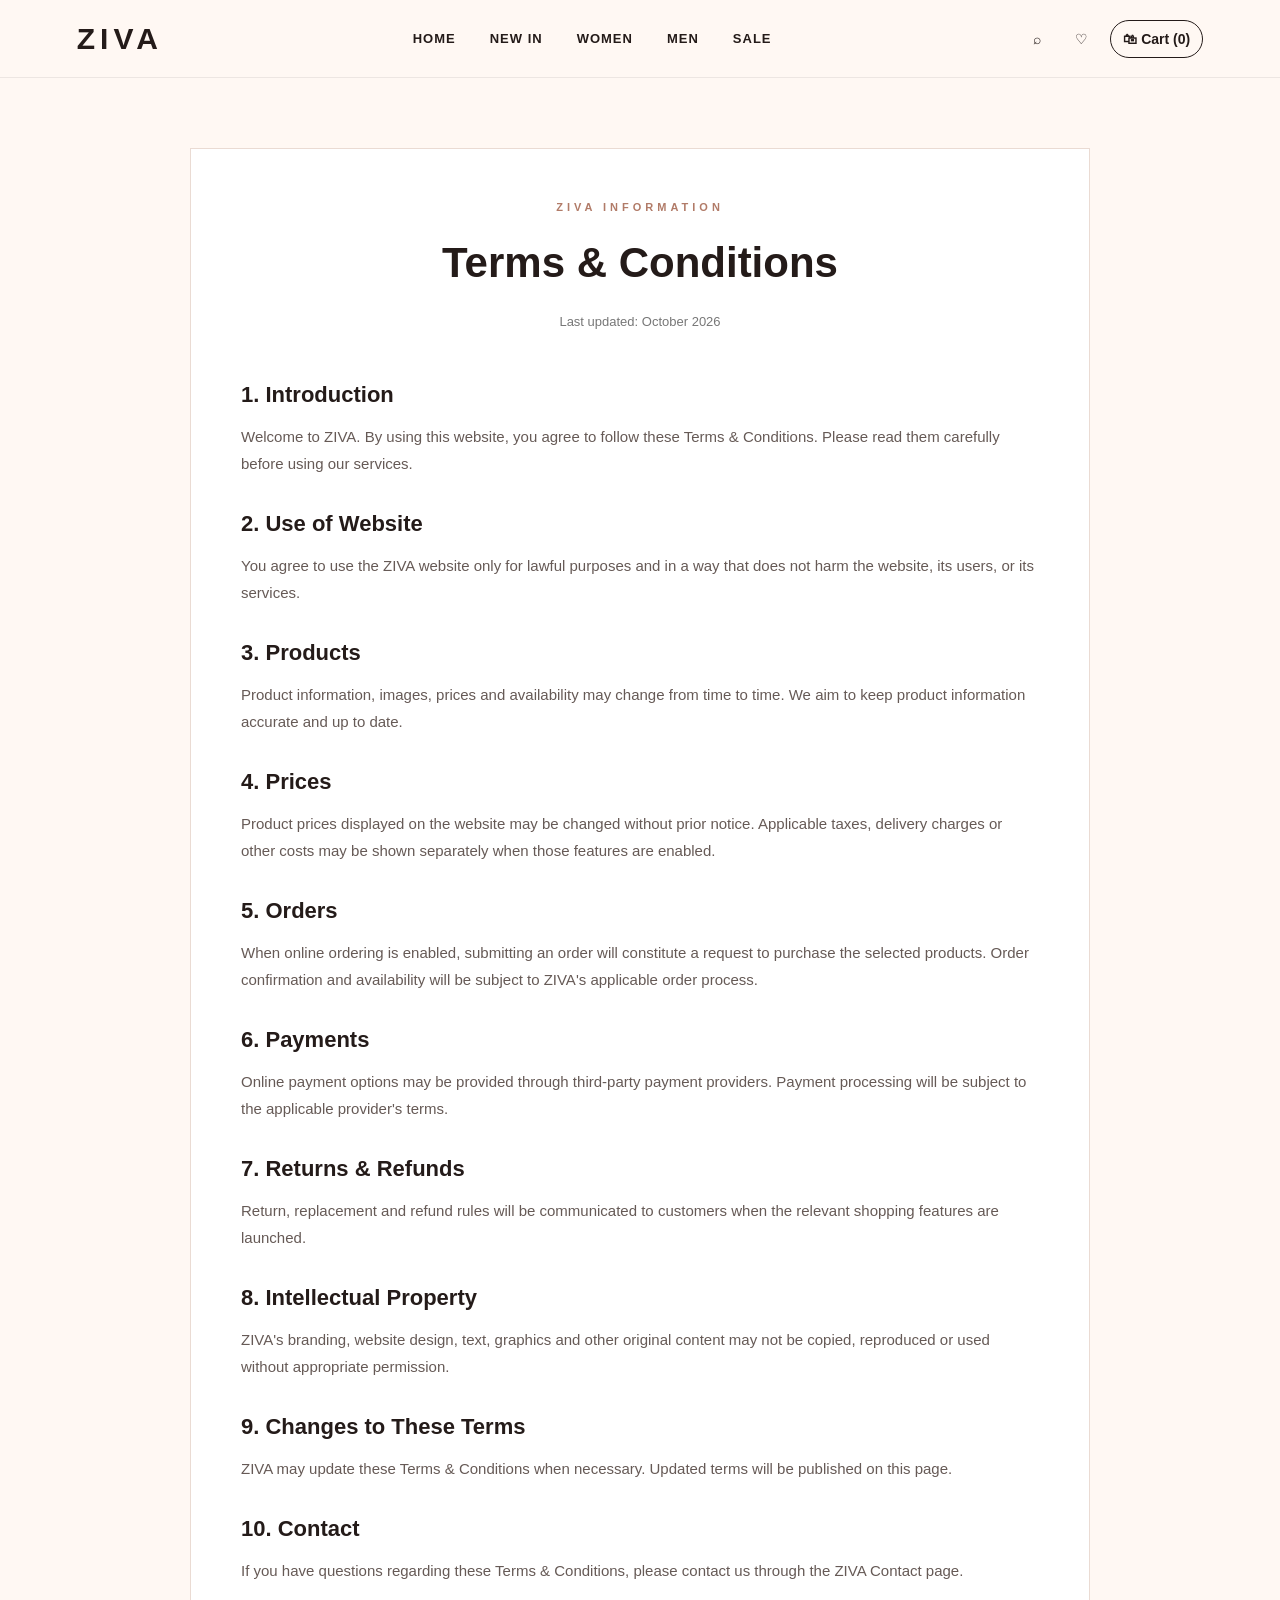
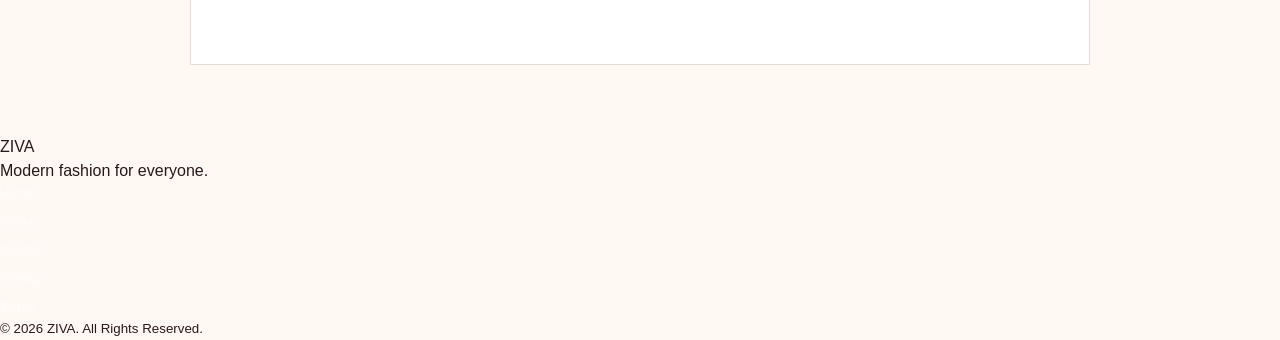
<file: terms.html>
<!DOCTYPE html>
<html lang="en">
<head>
    <meta charset="UTF-8">
    <meta name="viewport" content="width=device-width, initial-scale=1.0">

    <title>ZIVA | Terms & Conditions</title>

    <link rel="stylesheet" href="style.css">

    <style>
        .terms-page {
            background: #fff8f3;
            min-height: 80vh;
            padding: 70px 7%;
        }

        .terms-container {
            max-width: 900px;
            margin: auto;
            background: white;
            padding: 50px;
            border: 1px solid #eadbd3;
        }

        .terms-heading {
            text-align: center;
            margin-bottom: 45px;
        }

        .terms-heading p {
            color: #b17b68;
            letter-spacing: 4px;
            font-size: 11px;
            font-weight: bold;
        }

        .terms-heading h1 {
            color: #241b19;
            font-size: 42px;
            margin: 15px 0;
        }

        .terms-heading span {
            color: #777;
            font-size: 13px;
        }

        .terms-section {
            margin-bottom: 30px;
        }

        .terms-section h2 {
            color: #241b19;
            font-size: 22px;
            margin-bottom: 12px;
        }

        .terms-section p,
        .terms-section li {
            color: #665a56;
            line-height: 1.8;
            font-size: 15px;
        }

        .terms-section ul {
            padding-left: 22px;
        }

        @media (max-width: 600px) {
            .terms-page {
                padding: 40px 15px;
            }

            .terms-container {
                padding: 30px 20px;
            }

            .terms-heading h1 {
                font-size: 32px;
            }
        }
    </style>
</head>

<body>

<header class="header">

    <div class="logo">ZIVA</div>

    <nav class="nav">
        <a href="index.html">Home</a>
        <a href="index.html">New In</a>
        <a href="index.html">Women</a>
        <a href="index.html">Men</a>
        <a href="index.html">Sale</a>
    </nav>

    <div class="header-actions">
        <button class="icon-btn">⌕</button>
        <button class="icon-btn">♡</button>

        <button class="cart-btn" id="cartButton">
            🛍 Cart (0)
        </button>
    </div>

</header>


<main class="terms-page">

    <div class="terms-container">

        <div class="terms-heading">

            <p>ZIVA INFORMATION</p>

            <h1>Terms & Conditions</h1>

            <span>
                Last updated: October 2026
            </span>

        </div>


        <section class="terms-section">

            <h2>1. Introduction</h2>

            <p>
                Welcome to ZIVA. By using this website, you agree
                to follow these Terms & Conditions. Please read
                them carefully before using our services.
            </p>

        </section>


        <section class="terms-section">

            <h2>2. Use of Website</h2>

            <p>
                You agree to use the ZIVA website only for lawful
                purposes and in a way that does not harm the website,
                its users, or its services.
            </p>

        </section>


        <section class="terms-section">

            <h2>3. Products</h2>

            <p>
                Product information, images, prices and availability
                may change from time to time. We aim to keep product
                information accurate and up to date.
            </p>

        </section>


        <section class="terms-section">

            <h2>4. Prices</h2>

            <p>
                Product prices displayed on the website may be
                changed without prior notice. Applicable taxes,
                delivery charges or other costs may be shown
                separately when those features are enabled.
            </p>

        </section>


        <section class="terms-section">

            <h2>5. Orders</h2>

            <p>
                When online ordering is enabled, submitting an order
                will constitute a request to purchase the selected
                products. Order confirmation and availability will
                be subject to ZIVA's applicable order process.
            </p>

        </section>


        <section class="terms-section">

            <h2>6. Payments</h2>

            <p>
                Online payment options may be provided through
                third-party payment providers. Payment processing
                will be subject to the applicable provider's terms.
            </p>

        </section>


        <section class="terms-section">

            <h2>7. Returns & Refunds</h2>

            <p>
                Return, replacement and refund rules will be
                communicated to customers when the relevant
                shopping features are launched.
            </p>

        </section>


        <section class="terms-section">

            <h2>8. Intellectual Property</h2>

            <p>
                ZIVA's branding, website design, text, graphics and
                other original content may not be copied, reproduced
                or used without appropriate permission.
            </p>

        </section>


        <section class="terms-section">

            <h2>9. Changes to These Terms</h2>

            <p>
                ZIVA may update these Terms & Conditions when
                necessary. Updated terms will be published on
                this page.
            </p>

        </section>


        <section class="terms-section">

            <h2>10. Contact</h2>

            <p>
                If you have questions regarding these Terms &
                Conditions, please contact us through the
                ZIVA Contact page.
            </p>

        </section>

    </div>

</main>


<footer>

    <div class="footer-logo">ZIVA</div>

    <p>Modern fashion for everyone.</p>

    <div class="footer-links">
        <a href="index.html">Home</a>
        <a href="about.html">About</a>
        <a href="contact.html">Contact</a>
        <a href="privacy.html">Privacy</a>
        <a href="terms.html">Terms</a>
    </div>

    <small>
        © 2026 ZIVA. All Rights Reserved.
    </small>

</footer>


<script src="script.js"></script>

</body>
</html>
</file>
<file: style.css>
/* =========================================================
   ZIVA — GLOBAL
========================================================= */

* {
    margin: 0;
    padding: 0;
    box-sizing: border-box;
}

html {
    scroll-behavior: smooth;
}

body {
    font-family: Arial, Helvetica, sans-serif;
    background: #fff8f3;
    color: #241b19;
    line-height: 1.5;
    overflow-x: hidden;
}

button,
a {
    font-family: inherit;
}

button {
    cursor: pointer;
}

a {
    color: inherit;
    text-decoration: none;
}

img {
    max-width: 100%;
    display: block;
}


/* =========================================================
   DESKTOP HEADER
========================================================= */

.header {
    width: 100%;
    min-height: 78px;
    padding: 0 6%;
    display: flex;
    align-items: center;
    justify-content: space-between;
    gap: 30px;
    background: rgba(255, 248, 243, 0.97);
    border-bottom: 1px solid rgba(36, 27, 25, 0.08);
    position: sticky;
    top: 0;
    z-index: 1000;
    backdrop-filter: blur(14px);
}

.logo {
    font-size: 30px;
    font-weight: 900;
    letter-spacing: 5px;
}

.nav {
    display: flex;
    align-items: center;
    gap: 34px;
}

.nav a {
    font-size: 13px;
    font-weight: 700;
    letter-spacing: 1px;
    text-transform: uppercase;
    transition: 0.25s ease;
}

.nav a:hover {
    color: #b87973;
}

.header-actions {
    display: flex;
    align-items: center;
    gap: 10px;
}

.icon-btn,
.cart-btn {
    border: 0;
    background: transparent;
    color: #241b19;
    font-size: 14px;
    padding: 10px 12px;
}

.icon-btn:hover,
.cart-btn:hover {
    color: #b87973;
}

.cart-btn {
    border: 1px solid #241b19;
    border-radius: 30px;
    font-weight: 700;
}


/* =========================================================
   MOBILE TOP AREA
========================================================= */

.ziva-mobile-top,
.ziva-mobile-search,
.ziva-delivery-bar,
.ziva-mobile-categories,
.ziva-mobile-quick,
.ziva-bottom-nav {
    display: none;
}


/* =========================================================
   HERO
========================================================= */

.hero {
    min-height: 650px;
    display: flex;
    align-items: center;
    padding: 80px 8%;
    position: relative;
    overflow: hidden;
    background:
        linear-gradient(
            90deg,
            rgba(36,27,25,.86),
            rgba(36,27,25,.30),
            rgba(36,27,25,.08)
        ),
        url("images/men-outfit.jpeg") center/cover no-repeat;
}

.hero-content {
    max-width: 620px;
    color: #fff;
}

.hero-small {
    font-size: 12px;
    font-weight: 800;
    letter-spacing: 3px;
    margin-bottom: 18px;
}

.hero h1 {
    font-size: clamp(55px, 8vw, 100px);
    line-height: .9;
    letter-spacing: -4px;
    margin-bottom: 24px;
}

.hero-content > p:not(.hero-small) {
    max-width: 440px;
    font-size: 17px;
    margin-bottom: 30px;
}

.hero-buttons {
    display: flex;
    gap: 12px;
    flex-wrap: wrap;
}

.hero-buttons button,
.banner-content button,
.ziva-fashion-banner button {
    border: 0;
    padding: 15px 25px;
    background: #fff;
    color: #241b19;
    font-weight: 800;
    letter-spacing: 1px;
    transition: .25s ease;
}

.hero-buttons button:hover,
.banner-content button:hover,
.ziva-fashion-banner button:hover {
    transform: translateY(-2px);
    background: #e8a0a8;
}


/* =========================================================
   SECTION HEADING
========================================================= */

.section-heading {
    position: relative;
    margin-bottom: 30px;
}

.section-heading p {
    color: #b87973;
    font-size: 11px;
    font-weight: 900;
    letter-spacing: 3px;
    margin-bottom: 5px;
}

.section-heading h2 {
    font-size: clamp(30px, 4vw, 48px);
    line-height: 1;
    letter-spacing: -1.5px;
}

.mobile-section-link {
    display: none;
}


/* =========================================================
   CATEGORY
========================================================= */

.categories-section {
    padding: 90px 6%;
}

.category-grid {
    display: grid;
    grid-template-columns: repeat(3, 1fr);
    gap: 20px;
}

.category-card {
    height: 430px;
    position: relative;
    overflow: hidden;
    cursor: pointer;
    border-radius: 4px;
    background: #f4d6b8;
}

.category-card img {
    width: 100%;
    height: 100%;
    object-fit: cover;
    transition: transform .6s ease;
}

.category-card:hover img {
    transform: scale(1.06);
}

.category-overlay {
    position: absolute;
    left: 0;
    right: 0;
    bottom: 0;
    padding: 35px 25px 25px;
    color: #fff;
    background: linear-gradient(
        transparent,
        rgba(0,0,0,.72)
    );
}

.category-overlay h3 {
    font-size: 30px;
}

.category-overlay span {
    font-size: 13px;
    font-weight: 700;
}


/* =========================================================
   PRODUCTS
========================================================= */

.products-section {
    padding: 80px 6%;
}

.product-grid {
    display: grid;
    grid-template-columns: repeat(4, minmax(0, 1fr));
    gap: 22px;
}

.product-card {
    background: #fff;
    position: relative;
    overflow: hidden;
    cursor: pointer;
    transition: transform .25s ease, box-shadow .25s ease;
}

.product-card:hover {
    transform: translateY(-5px);
    box-shadow: 0 15px 35px rgba(36,27,25,.09);
}

.product-image {
    position: relative;
    aspect-ratio: 3 / 4;
    overflow: hidden;
    background: #f3eee9;
}

.product-image img {
    width: 100%;
    height: 100%;
    object-fit: cover;
    transition: transform .45s ease;
}

.product-card:hover .product-image img {
    transform: scale(1.04);
}

.heart {
    position: absolute;
    top: 12px;
    right: 12px;
    width: 40px;
    height: 40px;
    border: 0;
    border-radius: 50%;
    background: rgba(255,255,255,.92);
    font-size: 22px;
    color: #241b19;
    z-index: 5;
}

.heart:hover {
    color: #b87973;
}

.product-info {
    padding: 16px 12px 18px;
}

.product-info h3 {
    font-size: 15px;
    margin-bottom: 7px;
    font-weight: 700;
}

.product-price {
    font-size: 15px;
    font-weight: 800;
    margin-bottom: 13px;
}

.add-btn {
    width: 100%;
    border: 1px solid #241b19;
    background: #241b19;
    color: #fff;
    padding: 12px 10px;
    font-size: 11px;
    font-weight: 800;
    letter-spacing: 1.2px;
    transition: .25s ease;
}

.add-btn:hover {
    background: #e8a0a8;
    border-color: #e8a0a8;
    color: #241b19;
}


/* =========================================================
   ZIVA FASHION BANNER
========================================================= */

.ziva-fashion-banner {
    min-height: 360px;
    margin: 40px 6%;
    padding: 60px;
    display: flex;
    align-items: center;
    background:
        linear-gradient(
            90deg,
            rgba(36,27,25,.85),
            rgba(36,27,25,.25)
        ),
        url("images/men-outfit3.jpeg") center/cover no-repeat;
    color: #fff;
}

.ziva-fashion-banner p,
.banner-content p {
    font-size: 11px;
    font-weight: 900;
    letter-spacing: 3px;
    margin-bottom: 10px;
}

.ziva-fashion-banner h2 {
    font-size: clamp(34px, 5vw, 65px);
    line-height: .95;
    margin-bottom: 25px;
}


/* =========================================================
   FINAL BANNER
========================================================= */

.banner-section {
    min-height: 420px;
    margin-top: 50px;
    padding: 70px 8%;
    display: flex;
    align-items: center;
    background:
        linear-gradient(
            90deg,
            rgba(36,27,25,.92),
            rgba(36,27,25,.25)
        ),
        url("images/men-outfit7.jpeg") center/cover no-repeat;
    color: #fff;
}

.banner-content h2 {
    font-size: clamp(38px, 6vw, 72px);
    line-height: .95;
    margin-bottom: 25px;
}


/* =========================================================
   FOOTER
========================================================= */

.footer {
    background: #241b19;
    color: #fff;
    padding: 70px 6% 25px;
    margin-top: 70px;
}

.footer-grid {
    display: grid;
    grid-template-columns: 2fr 1fr 1fr 1fr;
    gap: 45px;
}

.footer-brand h2 {
    font-size: 32px;
    letter-spacing: 4px;
    margin-bottom: 12px;
}

.footer-brand p {
    color: rgba(255,255,255,.65);
}

.footer-links {
    display: flex;
    flex-direction: column;
    gap: 9px;
}

.footer-links h3 {
    font-size: 12px;
    letter-spacing: 2px;
    margin-bottom: 8px;
}

.footer-links a {
    font-size: 13px;
    color: rgba(255,255,255,.68);
    transition: .2s;
}

.footer-links a:hover {
    color: #e8a0a8;
}

.footer-bottom {
    border-top: 1px solid rgba(255,255,255,.12);
    margin-top: 50px;
    padding-top: 20px;
    color: rgba(255,255,255,.5);
    font-size: 12px;
}


/* =========================================================
   TABLET
========================================================= */

@media (max-width: 900px) {

    .nav {
        gap: 16px;
    }

    .nav a {
        font-size: 11px;
    }

    .product-grid {
        grid-template-columns: repeat(3, 1fr);
    }

    .category-grid {
        grid-template-columns: repeat(2, 1fr);
    }

    .category-card:last-child {
        grid-column: span 2;
    }

    .footer-grid {
        grid-template-columns: repeat(2, 1fr);
    }

}


/* =========================================================
   MOBILE APP EXPERIENCE
========================================================= */

@media (max-width: 700px) {

    body {
        padding-bottom: 76px;
    }


    /* -----------------------------------------------------
       DESKTOP HEADER HIDDEN
    ----------------------------------------------------- */

    .header {
        display: none;
    }


    /* -----------------------------------------------------
       MOBILE TOP BAR
    ----------------------------------------------------- */

    .ziva-mobile-top {
        display: flex;
        align-items: center;
        justify-content: space-between;
        height: 62px;
        padding: 0 17px;
        background: #fff8f3;
        position: sticky;
        top: 0;
        z-index: 1100;
        border-bottom: 1px solid rgba(36,27,25,.08);
    }

    .ziva-mobile-brand a {
        font-size: 25px;
        font-weight: 900;
        letter-spacing: 4px;
    }

    .ziva-mobile-actions {
        display: flex;
        gap: 5px;
    }

    .ziva-mobile-actions button {
        width: 40px;
        height: 40px;
        border: 0;
        background: transparent;
        color: #241b19;
        font-size: 18px;
        border-radius: 50%;
    }

    .ziva-mobile-actions button:active {
        background: #f4d6b8;
    }


    /* -----------------------------------------------------
       MOBILE SEARCH
    ----------------------------------------------------- */

    .ziva-mobile-search {
        display: block;
        padding: 9px 14px 10px;
        background: #fff8f3;
    }

    .ziva-mobile-search button {
        width: 100%;
        height: 44px;
        display: flex;
        align-items: center;
        gap: 11px;
        padding: 0 15px;
        border: 0;
        border-radius: 10px;
        background: #f1e8e1;
        color: #766965;
        text-align: left;
        font-size: 13px;
    }

    .ziva-mobile-search button i {
        font-size: 14px;
    }


    /* -----------------------------------------------------
       DELIVERY
    ----------------------------------------------------- */

    .ziva-delivery-bar {
        display: flex;
        align-items: center;
        justify-content: space-between;
        padding: 9px 15px;
        background: #fff;
        border-top: 1px solid rgba(36,27,25,.06);
        border-bottom: 1px solid rgba(36,27,25,.06);
        font-size: 11px;
    }

    .ziva-delivery-bar > div {
        display: flex;
        align-items: center;
        gap: 8px;
    }

    .ziva-delivery-bar i {
        color: #b87973;
    }

    .ziva-delivery-bar strong {
        margin-left: 3px;
    }

    .delivery-arrow {
        font-size: 20px;
        color: #8b7d78;
    }


    /* -----------------------------------------------------
       MOBILE CATEGORIES
    ----------------------------------------------------- */

    .ziva-mobile-categories {
        display: flex;
        gap: 8px;
        padding: 11px 12px;
        background: #fff;
        overflow-x: auto;
        scrollbar-width: none;
        border-bottom: 1px solid rgba(36,27,25,.07);
    }

    .ziva-mobile-categories::-webkit-scrollbar {
        display: none;
    }

    .ziva-mobile-categories a {
        min-width: 72px;
        display: flex;
        flex-direction: column;
        align-items: center;
        gap: 5px;
        font-size: 10px;
        font-weight: 700;
        white-space: nowrap;
    }

    .mobile-category-icon {
        width: 42px;
        height: 42px;
        display: grid;
        place-items: center;
        border-radius: 50%;
        background: #f8e5df;
        font-size: 17px;
    }


    /* -----------------------------------------------------
       HERO
    ----------------------------------------------------- */

    .hero {
        min-height: 430px;
        padding: 45px 20px;
        background-position: center;
    }

    .hero-content {
        max-width: 330px;
    }

    .hero-small {
        font-size: 9px;
        letter-spacing: 2px;
        margin-bottom: 12px;
    }

    .hero h1 {
        font-size: 55px;
        letter-spacing: -2px;
        margin-bottom: 17px;
    }

    .hero-content > p:not(.hero-small) {
        font-size: 13px;
        margin-bottom: 20px;
    }

    .hero-buttons {
        gap: 8px;
    }

    .hero-buttons button {
        padding: 12px 17px;
        font-size: 10px;
    }


    /* -----------------------------------------------------
       QUICK CARDS
    ----------------------------------------------------- */

    .ziva-mobile-quick {
        display: grid;
        grid-template-columns: repeat(3, 1fr);
        gap: 7px;
        padding: 12px;
        background: #fff;
    }

    .ziva-mobile-quick a {
        min-height: 105px;
        padding: 12px 8px;
        border-radius: 10px;
        background: #fff8f3;
        border: 1px solid rgba(36,27,25,.07);
        display: flex;
        flex-direction: column;
        justify-content: space-between;
    }

    .ziva-mobile-quick span {
        font-size: 20px;
    }

    .ziva-mobile-quick strong {
        font-size: 11px;
        line-height: 1.2;
    }

    .ziva-mobile-quick small {
        font-size: 9px;
        color: #b87973;
        font-weight: 700;
    }


    /* -----------------------------------------------------
       SECTIONS
    ----------------------------------------------------- */

    .categories-section,
    .products-section {
        padding: 38px 13px;
    }

    .section-heading {
        margin-bottom: 18px;
        padding-right: 65px;
    }

    .section-heading p {
        font-size: 9px;
        letter-spacing: 2px;
    }

    .section-heading h2 {
        font-size: 25px;
        letter-spacing: -.8px;
    }

    .mobile-section-link {
        display: block;
        position: absolute;
        right: 0;
        bottom: 2px;
        color: #b87973;
        font-size: 10px;
        font-weight: 800;
    }


    /* -----------------------------------------------------
       CATEGORY GRID
    ----------------------------------------------------- */

    .category-grid {
        display: grid;
        grid-template-columns: repeat(2, 1fr);
        gap: 8px;
    }

    .category-card {
        height: 230px;
        border-radius: 8px;
    }

    .category-card:last-child {
        grid-column: span 2;
        height: 190px;
    }

    .category-overlay {
        padding: 28px 12px 12px;
    }

    .category-overlay h3 {
        font-size: 20px;
    }

    .category-overlay span {
        font-size: 10px;
    }


    /* -----------------------------------------------------
       FASHION BANNER
    ----------------------------------------------------- */

    .ziva-fashion-banner {
        min-height: 270px;
        margin: 8px 13px 30px;
        padding: 30px 20px;
        border-radius: 10px;
        background-position: center;
    }

    .ziva-fashion-banner p {
        font-size: 9px;
        letter-spacing: 2px;
    }

    .ziva-fashion-banner h2 {
        font-size: 30px;
    }

    .ziva-fashion-banner button {
        padding: 11px 15px;
        font-size: 10px;
    }


    /* -----------------------------------------------------
       PRODUCT GRID
    ----------------------------------------------------- */

    .product-grid {
        grid-template-columns: repeat(2, minmax(0, 1fr));
        gap: 9px;
    }

    .product-card {
        border-radius: 7px;
    }

    .product-card:hover {
        transform: none;
        box-shadow: none;
    }

    .product-image {
        aspect-ratio: 0.78;
    }

    .heart {
        width: 34px;
        height: 34px;
        top: 7px;
        right: 7px;
        font-size: 19px;
    }

    .product-info {
        padding: 10px 9px 11px;
    }

    .product-info h3 {
        font-size: 11px;
        line-height: 1.35;
        min-height: 30px;
        margin-bottom: 5px;
    }

    .product-price {
        font-size: 12px;
        margin-bottom: 9px;
    }

    .product-price span {
        font-size: 9px !important;
        margin-left: 3px !important;
    }

    .add-btn {
        padding: 10px 5px;
        font-size: 9px;
        border-radius: 4px;
    }


    /* -----------------------------------------------------
       FINAL BANNER
    ----------------------------------------------------- */

    .banner-section {
        min-height: 300px;
        margin-top: 20px;
        padding: 35px 20px;
    }

    .banner-content h2 {
        font-size: 36px;
    }

    .banner-content p {
        font-size: 9px;
    }

    .banner-content button {
        padding: 12px 18px;
        font-size: 10px;
    }


    /* -----------------------------------------------------
       FOOTER
    ----------------------------------------------------- */

    .footer {
        padding: 45px 20px 100px;
        margin-top: 30px;
    }

    .footer-grid {
        grid-template-columns: 1fr 1fr;
        gap: 30px 20px;
    }

    .footer-brand {
        grid-column: span 2;
    }

    .footer-brand h2 {
        font-size: 26px;
    }

    .footer-links h3 {
        font-size: 10px;
    }

    .footer-links a {
        font-size: 11px;
    }

    .footer-bottom {
        margin-top: 30px;
    }


    /* -----------------------------------------------------
       FIXED ZIVA BOTTOM NAV
    ----------------------------------------------------- */

    .ziva-bottom-nav {
        position: fixed;
        left: 0;
        right: 0;
        bottom: 0;
        height: 69px;
        display: grid;
        grid-template-columns: repeat(5, 1fr);
        align-items: stretch;
        background: rgba(255,255,255,.97);
        border-top: 1px solid rgba(36,27,25,.1);
        box-shadow: 0 -8px 30px rgba(36,27,25,.08);
        backdrop-filter: blur(18px);
        z-index: 2000;
        padding-bottom: env(safe-area-inset-bottom);
    }

    .ziva-bottom-item {
        min-width: 0;
        display: flex;
        flex-direction: column;
        justify-content: center;
        align-items: center;
        gap: 4px;
        color: #776b67;
        font-size: 9px;
        font-weight: 700;
        transition: .2s ease;
        position: relative;
    }

    .ziva-bottom-item .bottom-icon {
        position: relative;
        width: 25px;
        height: 25px;
        display: grid;
        place-items: center;
        font-size: 17px;
    }

    .ziva-bottom-item.active {
        color: #241b19;
    }

    .ziva-bottom-item.active .bottom-icon {
        color: #b87973;
    }

    .ziva-bottom-item:active {
        transform: scale(.92);
    }

    .cart-bottom-item b {
        position: absolute;
        top: -7px;
        right: -10px;
        min-width: 16px;
        height: 16px;
        padding: 0 4px;
        display: grid;
        place-items: center;
        border-radius: 20px;
        background: #b87973;
        color: #fff;
        font-size: 8px;
        line-height: 1;
    }

}


/* =========================================================
   VERY SMALL PHONES
========================================================= */

@media (max-width: 380px) {

    .hero h1 {
        font-size: 48px;
    }

    .ziva-mobile-quick {
        gap: 5px;
        padding: 9px;
    }

    .ziva-mobile-quick a {
        padding: 9px 6px;
    }

    .ziva-mobile-quick strong {
        font-size: 10px;
    }

    .product-grid {
        gap: 7px;
    }

    .product-info h3 {
        font-size: 10px;
    }

    .add-btn {
        font-size: 8px;
    }

}


/* =========================================================
   ACCESSIBILITY / TOUCH
========================================================= */

@media (hover: none) {

    .product-card:hover,
    .category-card:hover img {
        transform: none;
    }

}

button,
a {
    -webkit-tap-highlight-color: transparent;
}


/* =========================================================
   SAFE AREA
========================================================= */

@supports (padding-bottom: env(safe-area-inset-bottom)) {

    .ziva-bottom-nav {
        padding-bottom: env(safe-area-inset-bottom);
        height: calc(69px + env(safe-area-inset-bottom));
    }

}
</file>
